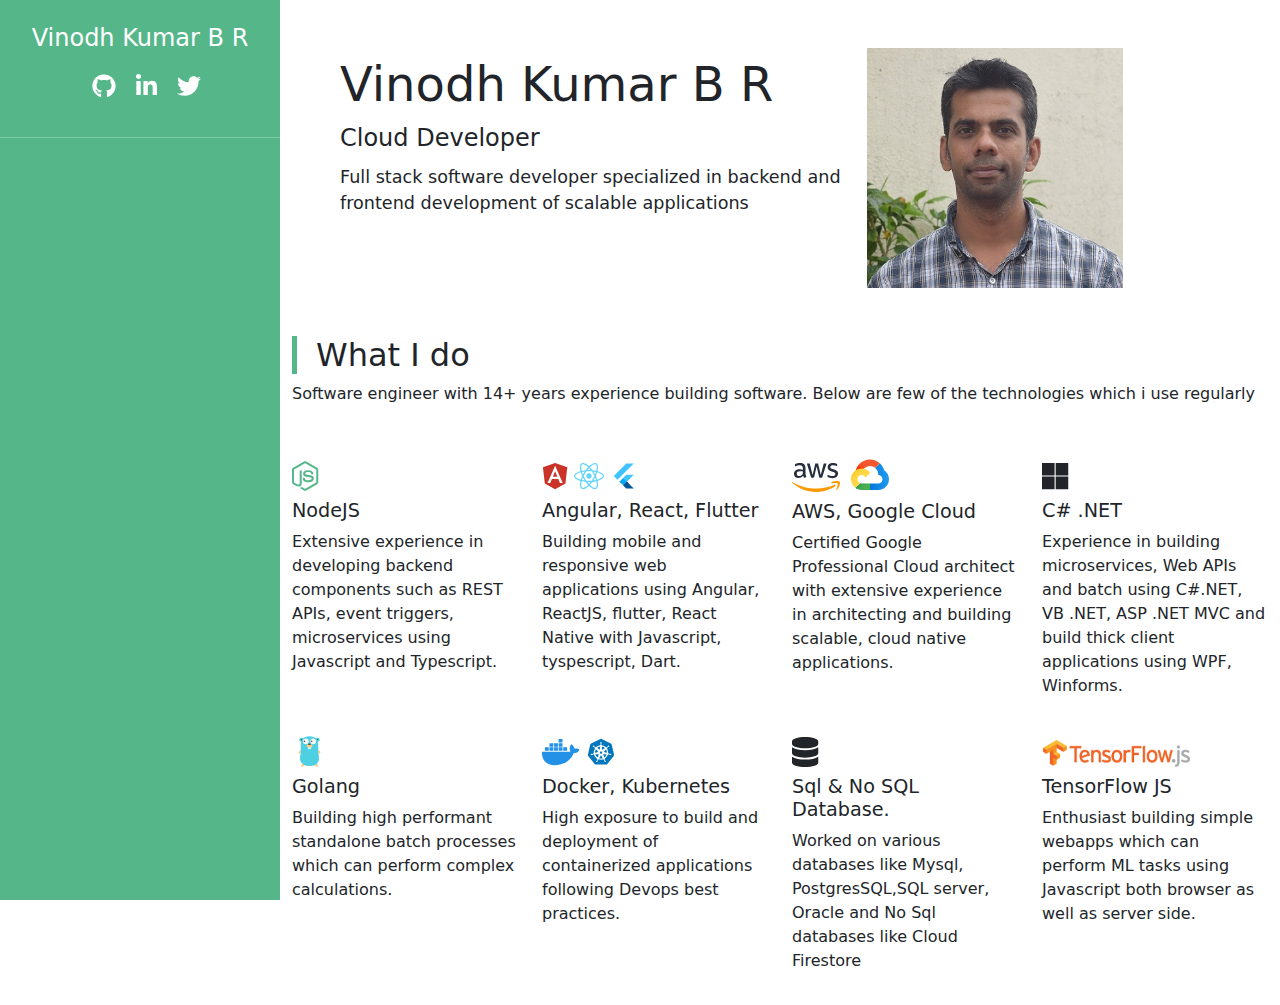
<file: index.html>
<!DOCTYPE html><html><head><meta charSet="utf-8"/><meta http-equiv="x-ua-compatible" content="ie=edge"/><meta name="viewport" content="width=device-width, initial-scale=1, shrink-to-fit=no"/><style data-href="/styles.debdf10d508b58f314ca.css" data-identity="gatsby-global-css">@charset "UTF-8";@import url(https://fonts.googleapis.com/css2?family=Open+Sans:wght@300;400&display=swap);body{min-height:100vh;overflow-x:hidden}.header{background:#54b689;color:#fff;height:100vh;left:0;overflow-y:auto;position:fixed;scrollbar-color:rgba(0,0,0,.2) #54b689;scrollbar-width:60px;text-align:center!important;top:0;width:280px}.header::-webkit-scrollbar{background-color:#54b689;width:6px!important}.header .user-name{color:#fff;font-size:1.5rem;margin-top:1em}@media (max-width:991px){.header{height:auto;position:static;width:inherit}.header .user-name{left:0;margin-top:0;position:absolute;top:1rem;width:100%}}.align-center-cust{align-content:center;display:flex;justify-content:center;text-align:center;width:100%}.navbar-brand{color:#fff!important;margin-right:100rem}.align-top{align-content:center;display:flex;justify-content:center;position:absolute;top:1em;width:100%}.social-list-item{display:inline-block;font-size:1.5em;padding-right:20px}.social-list-item a{color:#fff;transition:all .4s ease-in-out}.hello-world{border:10px solid red}.child-placeholder{margin-left:280px}@media (max-width:991px){.child-placeholder{margin-left:2px}}/*!
 * Bootstrap v5.1.3 (https://getbootstrap.com/)
 * Copyright 2011-2021 The Bootstrap Authors
 * Copyright 2011-2021 Twitter, Inc.
 * Licensed under MIT (https://github.com/twbs/bootstrap/blob/main/LICENSE)
 */:root{--bs-blue:#0d6efd;--bs-indigo:#6610f2;--bs-purple:#6f42c1;--bs-pink:#d63384;--bs-red:#dc3545;--bs-orange:#fd7e14;--bs-yellow:#ffc107;--bs-green:#198754;--bs-teal:#20c997;--bs-cyan:#0dcaf0;--bs-white:#fff;--bs-gray:#6c757d;--bs-gray-dark:#343a40;--bs-gray-100:#f8f9fa;--bs-gray-200:#e9ecef;--bs-gray-300:#dee2e6;--bs-gray-400:#ced4da;--bs-gray-500:#adb5bd;--bs-gray-600:#6c757d;--bs-gray-700:#495057;--bs-gray-800:#343a40;--bs-gray-900:#212529;--bs-primary:#0d6efd;--bs-secondary:#6c757d;--bs-success:#198754;--bs-info:#0dcaf0;--bs-warning:#ffc107;--bs-danger:#dc3545;--bs-light:#f8f9fa;--bs-dark:#212529;--bs-primary-rgb:13,110,253;--bs-secondary-rgb:108,117,125;--bs-success-rgb:25,135,84;--bs-info-rgb:13,202,240;--bs-warning-rgb:255,193,7;--bs-danger-rgb:220,53,69;--bs-light-rgb:248,249,250;--bs-dark-rgb:33,37,41;--bs-white-rgb:255,255,255;--bs-black-rgb:0,0,0;--bs-body-color-rgb:33,37,41;--bs-body-bg-rgb:255,255,255;--bs-font-sans-serif:system-ui,-apple-system,"Segoe UI",Roboto,"Helvetica Neue",Arial,"Noto Sans","Liberation Sans",sans-serif,"Apple Color Emoji","Segoe UI Emoji","Segoe UI Symbol","Noto Color Emoji";--bs-font-monospace:SFMono-Regular,Menlo,Monaco,Consolas,"Liberation Mono","Courier New",monospace;--bs-gradient:linear-gradient(180deg,hsla(0,0%,100%,.15),hsla(0,0%,100%,0));--bs-body-font-family:var(--bs-font-sans-serif);--bs-body-font-size:1rem;--bs-body-font-weight:400;--bs-body-line-height:1.5;--bs-body-color:#212529;--bs-body-bg:#fff}*,:after,:before{box-sizing:border-box}@media (prefers-reduced-motion:no-preference){:root{scroll-behavior:smooth}}body{-webkit-text-size-adjust:100%;-webkit-tap-highlight-color:transparent;background-color:var(--bs-body-bg);color:var(--bs-body-color);font-family:var(--bs-body-font-family);font-size:var(--bs-body-font-size);font-weight:var(--bs-body-font-weight);line-height:var(--bs-body-line-height);margin:0;text-align:var(--bs-body-text-align)}hr{background-color:currentColor;border:0;color:inherit;margin:1rem 0;opacity:.25}hr:not([size]){height:1px}.h1,.h2,.h3,.h4,.h5,.h6,h1,h2,h3,h4,h5,h6{font-weight:500;line-height:1.2;margin-bottom:.5rem;margin-top:0}.h1,h1{font-size:calc(1.375rem + 1.5vw)}@media (min-width:1200px){.h1,h1{font-size:2.5rem}}.h2,h2{font-size:calc(1.325rem + .9vw)}@media (min-width:1200px){.h2,h2{font-size:2rem}}.h3,h3{font-size:calc(1.3rem + .6vw)}@media (min-width:1200px){.h3,h3{font-size:1.75rem}}.h4,h4{font-size:calc(1.275rem + .3vw)}@media (min-width:1200px){.h4,h4{font-size:1.5rem}}.h5,h5{font-size:1.25rem}.h6,h6{font-size:1rem}p{margin-bottom:1rem;margin-top:0}abbr[data-bs-original-title],abbr[title]{cursor:help;-webkit-text-decoration:underline dotted;text-decoration:underline dotted;-webkit-text-decoration-skip-ink:none;text-decoration-skip-ink:none}address{font-style:normal;line-height:inherit;margin-bottom:1rem}ol,ul{padding-left:2rem}dl,ol,ul{margin-bottom:1rem;margin-top:0}ol ol,ol ul,ul ol,ul ul{margin-bottom:0}dt{font-weight:700}dd{margin-bottom:.5rem;margin-left:0}blockquote{margin:0 0 1rem}b,strong{font-weight:bolder}.small,small{font-size:.875em}.mark,mark{background-color:#fcf8e3;padding:.2em}sub,sup{font-size:.75em;line-height:0;position:relative;vertical-align:baseline}sub{bottom:-.25em}sup{top:-.5em}a{color:#0d6efd;text-decoration:underline}a:hover{color:#0a58ca}a:not([href]):not([class]),a:not([href]):not([class]):hover{color:inherit;text-decoration:none}code,kbd,pre,samp{direction:ltr;font-family:var(--bs-font-monospace);font-size:1em;unicode-bidi:bidi-override}pre{display:block;font-size:.875em;margin-bottom:1rem;margin-top:0;overflow:auto}pre code{color:inherit;font-size:inherit;word-break:normal}code{word-wrap:break-word;color:#d63384;font-size:.875em}a>code{color:inherit}kbd{background-color:#212529;border-radius:.2rem;color:#fff;font-size:.875em;padding:.2rem .4rem}kbd kbd{font-size:1em;font-weight:700;padding:0}figure{margin:0 0 1rem}img,svg{vertical-align:middle}table{border-collapse:collapse;caption-side:bottom}caption{color:#6c757d;padding-bottom:.5rem;padding-top:.5rem;text-align:left}th{text-align:inherit;text-align:-webkit-match-parent}tbody,td,tfoot,th,thead,tr{border:0 solid;border-color:inherit}label{display:inline-block}button{border-radius:0}button:focus:not(:focus-visible){outline:0}button,input,optgroup,select,textarea{font-family:inherit;font-size:inherit;line-height:inherit;margin:0}button,select{text-transform:none}[role=button]{cursor:pointer}select{word-wrap:normal}select:disabled{opacity:1}[list]::-webkit-calendar-picker-indicator{display:none}[type=button],[type=reset],[type=submit],button{-webkit-appearance:button}[type=button]:not(:disabled),[type=reset]:not(:disabled),[type=submit]:not(:disabled),button:not(:disabled){cursor:pointer}::-moz-focus-inner{border-style:none;padding:0}textarea{resize:vertical}fieldset{border:0;margin:0;min-width:0;padding:0}legend{float:left;font-size:calc(1.275rem + .3vw);line-height:inherit;margin-bottom:.5rem;padding:0;width:100%}@media (min-width:1200px){legend{font-size:1.5rem}}legend+*{clear:left}::-webkit-datetime-edit-day-field,::-webkit-datetime-edit-fields-wrapper,::-webkit-datetime-edit-hour-field,::-webkit-datetime-edit-minute,::-webkit-datetime-edit-month-field,::-webkit-datetime-edit-text,::-webkit-datetime-edit-year-field{padding:0}::-webkit-inner-spin-button{height:auto}[type=search]{-webkit-appearance:textfield;outline-offset:-2px}::-webkit-search-decoration{-webkit-appearance:none}::-webkit-color-swatch-wrapper{padding:0}::file-selector-button{font:inherit}::-webkit-file-upload-button{-webkit-appearance:button;font:inherit}output{display:inline-block}iframe{border:0}summary{cursor:pointer;display:list-item}progress{vertical-align:baseline}[hidden]{display:none!important}.lead{font-size:1.25rem;font-weight:300}.display-1{font-size:calc(1.625rem + 4.5vw);font-weight:300;line-height:1.2}@media (min-width:1200px){.display-1{font-size:5rem}}.display-2{font-size:calc(1.575rem + 3.9vw);font-weight:300;line-height:1.2}@media (min-width:1200px){.display-2{font-size:4.5rem}}.display-3{font-size:calc(1.525rem + 3.3vw);font-weight:300;line-height:1.2}@media (min-width:1200px){.display-3{font-size:4rem}}.display-4{font-size:calc(1.475rem + 2.7vw);font-weight:300;line-height:1.2}@media (min-width:1200px){.display-4{font-size:3.5rem}}.display-5{font-size:calc(1.425rem + 2.1vw);font-weight:300;line-height:1.2}@media (min-width:1200px){.display-5{font-size:3rem}}.display-6{font-size:calc(1.375rem + 1.5vw);font-weight:300;line-height:1.2}@media (min-width:1200px){.display-6{font-size:2.5rem}}.list-inline,.list-unstyled{list-style:none;padding-left:0}.list-inline-item{display:inline-block}.list-inline-item:not(:last-child){margin-right:.5rem}.initialism{font-size:.875em;text-transform:uppercase}.blockquote{font-size:1.25rem;margin-bottom:1rem}.blockquote>:last-child{margin-bottom:0}.blockquote-footer{color:#6c757d;font-size:.875em;margin-bottom:1rem;margin-top:-1rem}.blockquote-footer:before{content:"— "}.img-fluid,.img-thumbnail{height:auto;max-width:100%}.img-thumbnail{background-color:#fff;border:1px solid #dee2e6;border-radius:.25rem;padding:.25rem}.figure{display:inline-block}.figure-img{line-height:1;margin-bottom:.5rem}.figure-caption{color:#6c757d;font-size:.875em}.container,.container-fluid,.container-lg,.container-md,.container-sm,.container-xl,.container-xxl{margin-left:auto;margin-right:auto;padding-left:var(--bs-gutter-x,.75rem);padding-right:var(--bs-gutter-x,.75rem);width:100%}@media (min-width:576px){.container,.container-sm{max-width:540px}}@media (min-width:768px){.container,.container-md,.container-sm{max-width:720px}}@media (min-width:992px){.container,.container-lg,.container-md,.container-sm{max-width:960px}}@media (min-width:1200px){.container,.container-lg,.container-md,.container-sm,.container-xl{max-width:1140px}}@media (min-width:1400px){.container,.container-lg,.container-md,.container-sm,.container-xl,.container-xxl{max-width:1320px}}.row{--bs-gutter-x:1.5rem;--bs-gutter-y:0;display:flex;flex-wrap:wrap;margin-left:calc(var(--bs-gutter-x)*-.5);margin-right:calc(var(--bs-gutter-x)*-.5);margin-top:calc(var(--bs-gutter-y)*-1)}.row>*{flex-shrink:0;margin-top:var(--bs-gutter-y);max-width:100%;padding-left:calc(var(--bs-gutter-x)*.5);padding-right:calc(var(--bs-gutter-x)*.5);width:100%}.col{flex:1 0}.row-cols-auto>*{flex:0 0 auto;width:auto}.row-cols-1>*{flex:0 0 auto;width:100%}.row-cols-2>*{flex:0 0 auto;width:50%}.row-cols-3>*{flex:0 0 auto;width:33.3333333333%}.row-cols-4>*{flex:0 0 auto;width:25%}.row-cols-5>*{flex:0 0 auto;width:20%}.row-cols-6>*{flex:0 0 auto;width:16.6666666667%}.col-auto{flex:0 0 auto;width:auto}.col-1{flex:0 0 auto;width:8.33333333%}.col-2{flex:0 0 auto;width:16.66666667%}.col-3{flex:0 0 auto;width:25%}.col-4{flex:0 0 auto;width:33.33333333%}.col-5{flex:0 0 auto;width:41.66666667%}.col-6{flex:0 0 auto;width:50%}.col-7{flex:0 0 auto;width:58.33333333%}.col-8{flex:0 0 auto;width:66.66666667%}.col-9{flex:0 0 auto;width:75%}.col-10{flex:0 0 auto;width:83.33333333%}.col-11{flex:0 0 auto;width:91.66666667%}.col-12{flex:0 0 auto;width:100%}.offset-1{margin-left:8.33333333%}.offset-2{margin-left:16.66666667%}.offset-3{margin-left:25%}.offset-4{margin-left:33.33333333%}.offset-5{margin-left:41.66666667%}.offset-6{margin-left:50%}.offset-7{margin-left:58.33333333%}.offset-8{margin-left:66.66666667%}.offset-9{margin-left:75%}.offset-10{margin-left:83.33333333%}.offset-11{margin-left:91.66666667%}.g-0,.gx-0{--bs-gutter-x:0}.g-0,.gy-0{--bs-gutter-y:0}.g-1,.gx-1{--bs-gutter-x:0.25rem}.g-1,.gy-1{--bs-gutter-y:0.25rem}.g-2,.gx-2{--bs-gutter-x:0.5rem}.g-2,.gy-2{--bs-gutter-y:0.5rem}.g-3,.gx-3{--bs-gutter-x:1rem}.g-3,.gy-3{--bs-gutter-y:1rem}.g-4,.gx-4{--bs-gutter-x:1.5rem}.g-4,.gy-4{--bs-gutter-y:1.5rem}.g-5,.gx-5{--bs-gutter-x:3rem}.g-5,.gy-5{--bs-gutter-y:3rem}@media (min-width:576px){.col-sm{flex:1 0}.row-cols-sm-auto>*{flex:0 0 auto;width:auto}.row-cols-sm-1>*{flex:0 0 auto;width:100%}.row-cols-sm-2>*{flex:0 0 auto;width:50%}.row-cols-sm-3>*{flex:0 0 auto;width:33.3333333333%}.row-cols-sm-4>*{flex:0 0 auto;width:25%}.row-cols-sm-5>*{flex:0 0 auto;width:20%}.row-cols-sm-6>*{flex:0 0 auto;width:16.6666666667%}.col-sm-auto{flex:0 0 auto;width:auto}.col-sm-1{flex:0 0 auto;width:8.33333333%}.col-sm-2{flex:0 0 auto;width:16.66666667%}.col-sm-3{flex:0 0 auto;width:25%}.col-sm-4{flex:0 0 auto;width:33.33333333%}.col-sm-5{flex:0 0 auto;width:41.66666667%}.col-sm-6{flex:0 0 auto;width:50%}.col-sm-7{flex:0 0 auto;width:58.33333333%}.col-sm-8{flex:0 0 auto;width:66.66666667%}.col-sm-9{flex:0 0 auto;width:75%}.col-sm-10{flex:0 0 auto;width:83.33333333%}.col-sm-11{flex:0 0 auto;width:91.66666667%}.col-sm-12{flex:0 0 auto;width:100%}.offset-sm-0{margin-left:0}.offset-sm-1{margin-left:8.33333333%}.offset-sm-2{margin-left:16.66666667%}.offset-sm-3{margin-left:25%}.offset-sm-4{margin-left:33.33333333%}.offset-sm-5{margin-left:41.66666667%}.offset-sm-6{margin-left:50%}.offset-sm-7{margin-left:58.33333333%}.offset-sm-8{margin-left:66.66666667%}.offset-sm-9{margin-left:75%}.offset-sm-10{margin-left:83.33333333%}.offset-sm-11{margin-left:91.66666667%}.g-sm-0,.gx-sm-0{--bs-gutter-x:0}.g-sm-0,.gy-sm-0{--bs-gutter-y:0}.g-sm-1,.gx-sm-1{--bs-gutter-x:0.25rem}.g-sm-1,.gy-sm-1{--bs-gutter-y:0.25rem}.g-sm-2,.gx-sm-2{--bs-gutter-x:0.5rem}.g-sm-2,.gy-sm-2{--bs-gutter-y:0.5rem}.g-sm-3,.gx-sm-3{--bs-gutter-x:1rem}.g-sm-3,.gy-sm-3{--bs-gutter-y:1rem}.g-sm-4,.gx-sm-4{--bs-gutter-x:1.5rem}.g-sm-4,.gy-sm-4{--bs-gutter-y:1.5rem}.g-sm-5,.gx-sm-5{--bs-gutter-x:3rem}.g-sm-5,.gy-sm-5{--bs-gutter-y:3rem}}@media (min-width:768px){.col-md{flex:1 0}.row-cols-md-auto>*{flex:0 0 auto;width:auto}.row-cols-md-1>*{flex:0 0 auto;width:100%}.row-cols-md-2>*{flex:0 0 auto;width:50%}.row-cols-md-3>*{flex:0 0 auto;width:33.3333333333%}.row-cols-md-4>*{flex:0 0 auto;width:25%}.row-cols-md-5>*{flex:0 0 auto;width:20%}.row-cols-md-6>*{flex:0 0 auto;width:16.6666666667%}.col-md-auto{flex:0 0 auto;width:auto}.col-md-1{flex:0 0 auto;width:8.33333333%}.col-md-2{flex:0 0 auto;width:16.66666667%}.col-md-3{flex:0 0 auto;width:25%}.col-md-4{flex:0 0 auto;width:33.33333333%}.col-md-5{flex:0 0 auto;width:41.66666667%}.col-md-6{flex:0 0 auto;width:50%}.col-md-7{flex:0 0 auto;width:58.33333333%}.col-md-8{flex:0 0 auto;width:66.66666667%}.col-md-9{flex:0 0 auto;width:75%}.col-md-10{flex:0 0 auto;width:83.33333333%}.col-md-11{flex:0 0 auto;width:91.66666667%}.col-md-12{flex:0 0 auto;width:100%}.offset-md-0{margin-left:0}.offset-md-1{margin-left:8.33333333%}.offset-md-2{margin-left:16.66666667%}.offset-md-3{margin-left:25%}.offset-md-4{margin-left:33.33333333%}.offset-md-5{margin-left:41.66666667%}.offset-md-6{margin-left:50%}.offset-md-7{margin-left:58.33333333%}.offset-md-8{margin-left:66.66666667%}.offset-md-9{margin-left:75%}.offset-md-10{margin-left:83.33333333%}.offset-md-11{margin-left:91.66666667%}.g-md-0,.gx-md-0{--bs-gutter-x:0}.g-md-0,.gy-md-0{--bs-gutter-y:0}.g-md-1,.gx-md-1{--bs-gutter-x:0.25rem}.g-md-1,.gy-md-1{--bs-gutter-y:0.25rem}.g-md-2,.gx-md-2{--bs-gutter-x:0.5rem}.g-md-2,.gy-md-2{--bs-gutter-y:0.5rem}.g-md-3,.gx-md-3{--bs-gutter-x:1rem}.g-md-3,.gy-md-3{--bs-gutter-y:1rem}.g-md-4,.gx-md-4{--bs-gutter-x:1.5rem}.g-md-4,.gy-md-4{--bs-gutter-y:1.5rem}.g-md-5,.gx-md-5{--bs-gutter-x:3rem}.g-md-5,.gy-md-5{--bs-gutter-y:3rem}}@media (min-width:992px){.col-lg{flex:1 0}.row-cols-lg-auto>*{flex:0 0 auto;width:auto}.row-cols-lg-1>*{flex:0 0 auto;width:100%}.row-cols-lg-2>*{flex:0 0 auto;width:50%}.row-cols-lg-3>*{flex:0 0 auto;width:33.3333333333%}.row-cols-lg-4>*{flex:0 0 auto;width:25%}.row-cols-lg-5>*{flex:0 0 auto;width:20%}.row-cols-lg-6>*{flex:0 0 auto;width:16.6666666667%}.col-lg-auto{flex:0 0 auto;width:auto}.col-lg-1{flex:0 0 auto;width:8.33333333%}.col-lg-2{flex:0 0 auto;width:16.66666667%}.col-lg-3{flex:0 0 auto;width:25%}.col-lg-4{flex:0 0 auto;width:33.33333333%}.col-lg-5{flex:0 0 auto;width:41.66666667%}.col-lg-6{flex:0 0 auto;width:50%}.col-lg-7{flex:0 0 auto;width:58.33333333%}.col-lg-8{flex:0 0 auto;width:66.66666667%}.col-lg-9{flex:0 0 auto;width:75%}.col-lg-10{flex:0 0 auto;width:83.33333333%}.col-lg-11{flex:0 0 auto;width:91.66666667%}.col-lg-12{flex:0 0 auto;width:100%}.offset-lg-0{margin-left:0}.offset-lg-1{margin-left:8.33333333%}.offset-lg-2{margin-left:16.66666667%}.offset-lg-3{margin-left:25%}.offset-lg-4{margin-left:33.33333333%}.offset-lg-5{margin-left:41.66666667%}.offset-lg-6{margin-left:50%}.offset-lg-7{margin-left:58.33333333%}.offset-lg-8{margin-left:66.66666667%}.offset-lg-9{margin-left:75%}.offset-lg-10{margin-left:83.33333333%}.offset-lg-11{margin-left:91.66666667%}.g-lg-0,.gx-lg-0{--bs-gutter-x:0}.g-lg-0,.gy-lg-0{--bs-gutter-y:0}.g-lg-1,.gx-lg-1{--bs-gutter-x:0.25rem}.g-lg-1,.gy-lg-1{--bs-gutter-y:0.25rem}.g-lg-2,.gx-lg-2{--bs-gutter-x:0.5rem}.g-lg-2,.gy-lg-2{--bs-gutter-y:0.5rem}.g-lg-3,.gx-lg-3{--bs-gutter-x:1rem}.g-lg-3,.gy-lg-3{--bs-gutter-y:1rem}.g-lg-4,.gx-lg-4{--bs-gutter-x:1.5rem}.g-lg-4,.gy-lg-4{--bs-gutter-y:1.5rem}.g-lg-5,.gx-lg-5{--bs-gutter-x:3rem}.g-lg-5,.gy-lg-5{--bs-gutter-y:3rem}}@media (min-width:1200px){.col-xl{flex:1 0}.row-cols-xl-auto>*{flex:0 0 auto;width:auto}.row-cols-xl-1>*{flex:0 0 auto;width:100%}.row-cols-xl-2>*{flex:0 0 auto;width:50%}.row-cols-xl-3>*{flex:0 0 auto;width:33.3333333333%}.row-cols-xl-4>*{flex:0 0 auto;width:25%}.row-cols-xl-5>*{flex:0 0 auto;width:20%}.row-cols-xl-6>*{flex:0 0 auto;width:16.6666666667%}.col-xl-auto{flex:0 0 auto;width:auto}.col-xl-1{flex:0 0 auto;width:8.33333333%}.col-xl-2{flex:0 0 auto;width:16.66666667%}.col-xl-3{flex:0 0 auto;width:25%}.col-xl-4{flex:0 0 auto;width:33.33333333%}.col-xl-5{flex:0 0 auto;width:41.66666667%}.col-xl-6{flex:0 0 auto;width:50%}.col-xl-7{flex:0 0 auto;width:58.33333333%}.col-xl-8{flex:0 0 auto;width:66.66666667%}.col-xl-9{flex:0 0 auto;width:75%}.col-xl-10{flex:0 0 auto;width:83.33333333%}.col-xl-11{flex:0 0 auto;width:91.66666667%}.col-xl-12{flex:0 0 auto;width:100%}.offset-xl-0{margin-left:0}.offset-xl-1{margin-left:8.33333333%}.offset-xl-2{margin-left:16.66666667%}.offset-xl-3{margin-left:25%}.offset-xl-4{margin-left:33.33333333%}.offset-xl-5{margin-left:41.66666667%}.offset-xl-6{margin-left:50%}.offset-xl-7{margin-left:58.33333333%}.offset-xl-8{margin-left:66.66666667%}.offset-xl-9{margin-left:75%}.offset-xl-10{margin-left:83.33333333%}.offset-xl-11{margin-left:91.66666667%}.g-xl-0,.gx-xl-0{--bs-gutter-x:0}.g-xl-0,.gy-xl-0{--bs-gutter-y:0}.g-xl-1,.gx-xl-1{--bs-gutter-x:0.25rem}.g-xl-1,.gy-xl-1{--bs-gutter-y:0.25rem}.g-xl-2,.gx-xl-2{--bs-gutter-x:0.5rem}.g-xl-2,.gy-xl-2{--bs-gutter-y:0.5rem}.g-xl-3,.gx-xl-3{--bs-gutter-x:1rem}.g-xl-3,.gy-xl-3{--bs-gutter-y:1rem}.g-xl-4,.gx-xl-4{--bs-gutter-x:1.5rem}.g-xl-4,.gy-xl-4{--bs-gutter-y:1.5rem}.g-xl-5,.gx-xl-5{--bs-gutter-x:3rem}.g-xl-5,.gy-xl-5{--bs-gutter-y:3rem}}@media (min-width:1400px){.col-xxl{flex:1 0}.row-cols-xxl-auto>*{flex:0 0 auto;width:auto}.row-cols-xxl-1>*{flex:0 0 auto;width:100%}.row-cols-xxl-2>*{flex:0 0 auto;width:50%}.row-cols-xxl-3>*{flex:0 0 auto;width:33.3333333333%}.row-cols-xxl-4>*{flex:0 0 auto;width:25%}.row-cols-xxl-5>*{flex:0 0 auto;width:20%}.row-cols-xxl-6>*{flex:0 0 auto;width:16.6666666667%}.col-xxl-auto{flex:0 0 auto;width:auto}.col-xxl-1{flex:0 0 auto;width:8.33333333%}.col-xxl-2{flex:0 0 auto;width:16.66666667%}.col-xxl-3{flex:0 0 auto;width:25%}.col-xxl-4{flex:0 0 auto;width:33.33333333%}.col-xxl-5{flex:0 0 auto;width:41.66666667%}.col-xxl-6{flex:0 0 auto;width:50%}.col-xxl-7{flex:0 0 auto;width:58.33333333%}.col-xxl-8{flex:0 0 auto;width:66.66666667%}.col-xxl-9{flex:0 0 auto;width:75%}.col-xxl-10{flex:0 0 auto;width:83.33333333%}.col-xxl-11{flex:0 0 auto;width:91.66666667%}.col-xxl-12{flex:0 0 auto;width:100%}.offset-xxl-0{margin-left:0}.offset-xxl-1{margin-left:8.33333333%}.offset-xxl-2{margin-left:16.66666667%}.offset-xxl-3{margin-left:25%}.offset-xxl-4{margin-left:33.33333333%}.offset-xxl-5{margin-left:41.66666667%}.offset-xxl-6{margin-left:50%}.offset-xxl-7{margin-left:58.33333333%}.offset-xxl-8{margin-left:66.66666667%}.offset-xxl-9{margin-left:75%}.offset-xxl-10{margin-left:83.33333333%}.offset-xxl-11{margin-left:91.66666667%}.g-xxl-0,.gx-xxl-0{--bs-gutter-x:0}.g-xxl-0,.gy-xxl-0{--bs-gutter-y:0}.g-xxl-1,.gx-xxl-1{--bs-gutter-x:0.25rem}.g-xxl-1,.gy-xxl-1{--bs-gutter-y:0.25rem}.g-xxl-2,.gx-xxl-2{--bs-gutter-x:0.5rem}.g-xxl-2,.gy-xxl-2{--bs-gutter-y:0.5rem}.g-xxl-3,.gx-xxl-3{--bs-gutter-x:1rem}.g-xxl-3,.gy-xxl-3{--bs-gutter-y:1rem}.g-xxl-4,.gx-xxl-4{--bs-gutter-x:1.5rem}.g-xxl-4,.gy-xxl-4{--bs-gutter-y:1.5rem}.g-xxl-5,.gx-xxl-5{--bs-gutter-x:3rem}.g-xxl-5,.gy-xxl-5{--bs-gutter-y:3rem}}.table{--bs-table-bg:transparent;--bs-table-accent-bg:transparent;--bs-table-striped-color:#212529;--bs-table-striped-bg:rgba(0,0,0,.05);--bs-table-active-color:#212529;--bs-table-active-bg:rgba(0,0,0,.1);--bs-table-hover-color:#212529;--bs-table-hover-bg:rgba(0,0,0,.075);border-color:#dee2e6;color:#212529;margin-bottom:1rem;vertical-align:top;width:100%}.table>:not(caption)>*>*{background-color:var(--bs-table-bg);border-bottom-width:1px;box-shadow:inset 0 0 0 9999px var(--bs-table-accent-bg);padding:.5rem}.table>tbody{vertical-align:inherit}.table>thead{vertical-align:bottom}.table>:not(:first-child){border-top:2px solid}.caption-top{caption-side:top}.table-sm>:not(caption)>*>*{padding:.25rem}.table-bordered>:not(caption)>*{border-width:1px 0}.table-bordered>:not(caption)>*>*{border-width:0 1px}.table-borderless>:not(caption)>*>*{border-bottom-width:0}.table-borderless>:not(:first-child){border-top-width:0}.table-striped>tbody>tr:nth-of-type(odd)>*{--bs-table-accent-bg:var(--bs-table-striped-bg);color:var(--bs-table-striped-color)}.table-active{--bs-table-accent-bg:var(--bs-table-active-bg);color:var(--bs-table-active-color)}.table-hover>tbody>tr:hover>*{--bs-table-accent-bg:var(--bs-table-hover-bg);color:var(--bs-table-hover-color)}.table-primary{--bs-table-bg:#cfe2ff;--bs-table-striped-bg:#c5d7f2;--bs-table-striped-color:#000;--bs-table-active-bg:#bacbe6;--bs-table-active-color:#000;--bs-table-hover-bg:#bfd1ec;--bs-table-hover-color:#000;border-color:#bacbe6;color:#000}.table-secondary{--bs-table-bg:#e2e3e5;--bs-table-striped-bg:#d7d8da;--bs-table-striped-color:#000;--bs-table-active-bg:#cbccce;--bs-table-active-color:#000;--bs-table-hover-bg:#d1d2d4;--bs-table-hover-color:#000;border-color:#cbccce;color:#000}.table-success{--bs-table-bg:#d1e7dd;--bs-table-striped-bg:#c7dbd2;--bs-table-striped-color:#000;--bs-table-active-bg:#bcd0c7;--bs-table-active-color:#000;--bs-table-hover-bg:#c1d6cc;--bs-table-hover-color:#000;border-color:#bcd0c7;color:#000}.table-info{--bs-table-bg:#cff4fc;--bs-table-striped-bg:#c5e8ef;--bs-table-striped-color:#000;--bs-table-active-bg:#badce3;--bs-table-active-color:#000;--bs-table-hover-bg:#bfe2e9;--bs-table-hover-color:#000;border-color:#badce3;color:#000}.table-warning{--bs-table-bg:#fff3cd;--bs-table-striped-bg:#f2e7c3;--bs-table-striped-color:#000;--bs-table-active-bg:#e6dbb9;--bs-table-active-color:#000;--bs-table-hover-bg:#ece1be;--bs-table-hover-color:#000;border-color:#e6dbb9;color:#000}.table-danger{--bs-table-bg:#f8d7da;--bs-table-striped-bg:#eccccf;--bs-table-striped-color:#000;--bs-table-active-bg:#dfc2c4;--bs-table-active-color:#000;--bs-table-hover-bg:#e5c7ca;--bs-table-hover-color:#000;border-color:#dfc2c4;color:#000}.table-light{--bs-table-bg:#f8f9fa;--bs-table-striped-bg:#ecedee;--bs-table-striped-color:#000;--bs-table-active-bg:#dfe0e1;--bs-table-active-color:#000;--bs-table-hover-bg:#e5e6e7;--bs-table-hover-color:#000;border-color:#dfe0e1;color:#000}.table-dark{--bs-table-bg:#212529;--bs-table-striped-bg:#2c3034;--bs-table-striped-color:#fff;--bs-table-active-bg:#373b3e;--bs-table-active-color:#fff;--bs-table-hover-bg:#323539;--bs-table-hover-color:#fff;border-color:#373b3e;color:#fff}.table-responsive{-webkit-overflow-scrolling:touch;overflow-x:auto}@media (max-width:575.98px){.table-responsive-sm{-webkit-overflow-scrolling:touch;overflow-x:auto}}@media (max-width:767.98px){.table-responsive-md{-webkit-overflow-scrolling:touch;overflow-x:auto}}@media (max-width:991.98px){.table-responsive-lg{-webkit-overflow-scrolling:touch;overflow-x:auto}}@media (max-width:1199.98px){.table-responsive-xl{-webkit-overflow-scrolling:touch;overflow-x:auto}}@media (max-width:1399.98px){.table-responsive-xxl{-webkit-overflow-scrolling:touch;overflow-x:auto}}.form-label{margin-bottom:.5rem}.col-form-label{font-size:inherit;line-height:1.5;margin-bottom:0;padding-bottom:calc(.375rem + 1px);padding-top:calc(.375rem + 1px)}.col-form-label-lg{font-size:1.25rem;padding-bottom:calc(.5rem + 1px);padding-top:calc(.5rem + 1px)}.col-form-label-sm{font-size:.875rem;padding-bottom:calc(.25rem + 1px);padding-top:calc(.25rem + 1px)}.form-text{color:#6c757d;font-size:.875em;margin-top:.25rem}.form-control{-webkit-appearance:none;appearance:none;background-clip:padding-box;background-color:#fff;border:1px solid #ced4da;border-radius:.25rem;color:#212529;display:block;font-size:1rem;font-weight:400;line-height:1.5;padding:.375rem .75rem;transition:border-color .15s ease-in-out,box-shadow .15s ease-in-out;width:100%}@media (prefers-reduced-motion:reduce){.form-control{transition:none}}.form-control[type=file]{overflow:hidden}.form-control[type=file]:not(:disabled):not([readonly]){cursor:pointer}.form-control:focus{background-color:#fff;border-color:#86b7fe;box-shadow:0 0 0 .25rem rgba(13,110,253,.25);color:#212529;outline:0}.form-control::-webkit-date-and-time-value{height:1.5em}.form-control:-ms-input-placeholder{color:#6c757d;opacity:1}.form-control::placeholder{color:#6c757d;opacity:1}.form-control:disabled,.form-control[readonly]{background-color:#e9ecef;opacity:1}.form-control::file-selector-button{-webkit-margin-end:.75rem;background-color:#e9ecef;border:0 solid;border-color:inherit;border-inline-end-width:1px;border-radius:0;color:#212529;margin:-.375rem -.75rem;margin-inline-end:.75rem;padding:.375rem .75rem;pointer-events:none;transition:color .15s ease-in-out,background-color .15s ease-in-out,border-color .15s ease-in-out,box-shadow .15s ease-in-out}@media (prefers-reduced-motion:reduce){.form-control::-webkit-file-upload-button{-webkit-transition:none;transition:none}.form-control::file-selector-button{transition:none}}.form-control:hover:not(:disabled):not([readonly])::file-selector-button{background-color:#dde0e3}.form-control::-webkit-file-upload-button{-webkit-margin-end:.75rem;background-color:#e9ecef;border:0 solid;border-color:inherit;border-inline-end-width:1px;border-radius:0;color:#212529;margin:-.375rem -.75rem;margin-inline-end:.75rem;padding:.375rem .75rem;pointer-events:none;-webkit-transition:color .15s ease-in-out,background-color .15s ease-in-out,border-color .15s ease-in-out,box-shadow .15s ease-in-out;transition:color .15s ease-in-out,background-color .15s ease-in-out,border-color .15s ease-in-out,box-shadow .15s ease-in-out}@media (prefers-reduced-motion:reduce){.form-control::-webkit-file-upload-button{-webkit-transition:none;transition:none}}.form-control:hover:not(:disabled):not([readonly])::-webkit-file-upload-button{background-color:#dde0e3}.form-control-plaintext{background-color:transparent;border:solid transparent;border-width:1px 0;color:#212529;display:block;line-height:1.5;margin-bottom:0;padding:.375rem 0;width:100%}.form-control-plaintext.form-control-lg,.form-control-plaintext.form-control-sm{padding-left:0;padding-right:0}.form-control-sm{border-radius:.2rem;font-size:.875rem;min-height:calc(1.5em + .5rem + 2px);padding:.25rem .5rem}.form-control-sm::file-selector-button{-webkit-margin-end:.5rem;margin:-.25rem -.5rem;margin-inline-end:.5rem;padding:.25rem .5rem}.form-control-sm::-webkit-file-upload-button{-webkit-margin-end:.5rem;margin:-.25rem -.5rem;margin-inline-end:.5rem;padding:.25rem .5rem}.form-control-lg{border-radius:.3rem;font-size:1.25rem;min-height:calc(1.5em + 1rem + 2px);padding:.5rem 1rem}.form-control-lg::file-selector-button{-webkit-margin-end:1rem;margin:-.5rem -1rem;margin-inline-end:1rem;padding:.5rem 1rem}.form-control-lg::-webkit-file-upload-button{-webkit-margin-end:1rem;margin:-.5rem -1rem;margin-inline-end:1rem;padding:.5rem 1rem}textarea.form-control{min-height:calc(1.5em + .75rem + 2px)}textarea.form-control-sm{min-height:calc(1.5em + .5rem + 2px)}textarea.form-control-lg{min-height:calc(1.5em + 1rem + 2px)}.form-control-color{height:auto;padding:.375rem;width:3rem}.form-control-color:not(:disabled):not([readonly]){cursor:pointer}.form-control-color::-moz-color-swatch{border-radius:.25rem;height:1.5em}.form-control-color::-webkit-color-swatch{border-radius:.25rem;height:1.5em}.form-select{-moz-padding-start:calc(.75rem - 3px);-webkit-appearance:none;appearance:none;background-color:#fff;background-image:url("data:image/svg+xml;charset=utf-8,%3Csvg xmlns='http://www.w3.org/2000/svg' viewBox='0 0 16 16'%3E%3Cpath fill='none' stroke='%23343a40' stroke-linecap='round' stroke-linejoin='round' stroke-width='2' d='m2 5 6 6 6-6'/%3E%3C/svg%3E");background-position:right .75rem center;background-repeat:no-repeat;background-size:16px 12px;border:1px solid #ced4da;border-radius:.25rem;color:#212529;display:block;font-size:1rem;font-weight:400;line-height:1.5;padding:.375rem 2.25rem .375rem .75rem;transition:border-color .15s ease-in-out,box-shadow .15s ease-in-out;width:100%}@media (prefers-reduced-motion:reduce){.form-select{transition:none}}.form-select:focus{border-color:#86b7fe;box-shadow:0 0 0 .25rem rgba(13,110,253,.25);outline:0}.form-select[multiple],.form-select[size]:not([size="1"]){background-image:none;padding-right:.75rem}.form-select:disabled{background-color:#e9ecef}.form-select:-moz-focusring{color:transparent;text-shadow:0 0 0 #212529}.form-select-sm{border-radius:.2rem;font-size:.875rem;padding-bottom:.25rem;padding-left:.5rem;padding-top:.25rem}.form-select-lg{border-radius:.3rem;font-size:1.25rem;padding-bottom:.5rem;padding-left:1rem;padding-top:.5rem}.form-check{display:block;margin-bottom:.125rem;min-height:1.5rem;padding-left:1.5em}.form-check .form-check-input{float:left;margin-left:-1.5em}.form-check-input{-webkit-print-color-adjust:exact;-webkit-appearance:none;appearance:none;background-color:#fff;background-position:50%;background-repeat:no-repeat;background-size:contain;border:1px solid rgba(0,0,0,.25);color-adjust:exact;height:1em;margin-top:.25em;vertical-align:top;width:1em}.form-check-input[type=checkbox]{border-radius:.25em}.form-check-input[type=radio]{border-radius:50%}.form-check-input:active{filter:brightness(90%)}.form-check-input:focus{border-color:#86b7fe;box-shadow:0 0 0 .25rem rgba(13,110,253,.25);outline:0}.form-check-input:checked{background-color:#0d6efd;border-color:#0d6efd}.form-check-input:checked[type=checkbox]{background-image:url("data:image/svg+xml;charset=utf-8,%3Csvg xmlns='http://www.w3.org/2000/svg' viewBox='0 0 20 20'%3E%3Cpath fill='none' stroke='%23fff' stroke-linecap='round' stroke-linejoin='round' stroke-width='3' d='m6 10 3 3 6-6'/%3E%3C/svg%3E")}.form-check-input:checked[type=radio]{background-image:url("data:image/svg+xml;charset=utf-8,%3Csvg xmlns='http://www.w3.org/2000/svg' viewBox='-4 -4 8 8'%3E%3Ccircle r='2' fill='%23fff'/%3E%3C/svg%3E")}.form-check-input[type=checkbox]:indeterminate{background-color:#0d6efd;background-image:url("data:image/svg+xml;charset=utf-8,%3Csvg xmlns='http://www.w3.org/2000/svg' viewBox='0 0 20 20'%3E%3Cpath fill='none' stroke='%23fff' stroke-linecap='round' stroke-linejoin='round' stroke-width='3' d='M6 10h8'/%3E%3C/svg%3E");border-color:#0d6efd}.form-check-input:disabled{filter:none;opacity:.5;pointer-events:none}.form-check-input:disabled~.form-check-label,.form-check-input[disabled]~.form-check-label{opacity:.5}.form-switch{padding-left:2.5em}.form-switch .form-check-input{background-image:url("data:image/svg+xml;charset=utf-8,%3Csvg xmlns='http://www.w3.org/2000/svg' viewBox='-4 -4 8 8'%3E%3Ccircle r='3' fill='rgba(0, 0, 0, 0.25)'/%3E%3C/svg%3E");background-position:0;border-radius:2em;margin-left:-2.5em;transition:background-position .15s ease-in-out;width:2em}@media (prefers-reduced-motion:reduce){.form-switch .form-check-input{transition:none}}.form-switch .form-check-input:focus{background-image:url("data:image/svg+xml;charset=utf-8,%3Csvg xmlns='http://www.w3.org/2000/svg' viewBox='-4 -4 8 8'%3E%3Ccircle r='3' fill='%2386b7fe'/%3E%3C/svg%3E")}.form-switch .form-check-input:checked{background-image:url("data:image/svg+xml;charset=utf-8,%3Csvg xmlns='http://www.w3.org/2000/svg' viewBox='-4 -4 8 8'%3E%3Ccircle r='3' fill='%23fff'/%3E%3C/svg%3E");background-position:100%}.form-check-inline{display:inline-block;margin-right:1rem}.btn-check{clip:rect(0,0,0,0);pointer-events:none;position:absolute}.btn-check:disabled+.btn,.btn-check[disabled]+.btn{filter:none;opacity:.65;pointer-events:none}.form-range{-webkit-appearance:none;appearance:none;background-color:transparent;height:1.5rem;padding:0;width:100%}.form-range:focus{outline:0}.form-range:focus::-webkit-slider-thumb{box-shadow:0 0 0 1px #fff,0 0 0 .25rem rgba(13,110,253,.25)}.form-range:focus::-moz-range-thumb{box-shadow:0 0 0 1px #fff,0 0 0 .25rem rgba(13,110,253,.25)}.form-range::-moz-focus-outer{border:0}.form-range::-webkit-slider-thumb{-webkit-appearance:none;appearance:none;background-color:#0d6efd;border:0;border-radius:1rem;height:1rem;margin-top:-.25rem;-webkit-transition:background-color .15s ease-in-out,border-color .15s ease-in-out,box-shadow .15s ease-in-out;transition:background-color .15s ease-in-out,border-color .15s ease-in-out,box-shadow .15s ease-in-out;width:1rem}@media (prefers-reduced-motion:reduce){.form-range::-webkit-slider-thumb{-webkit-transition:none;transition:none}}.form-range::-webkit-slider-thumb:active{background-color:#b6d4fe}.form-range::-webkit-slider-runnable-track{background-color:#dee2e6;border-color:transparent;border-radius:1rem;color:transparent;cursor:pointer;height:.5rem;width:100%}.form-range::-moz-range-thumb{appearance:none;background-color:#0d6efd;border:0;border-radius:1rem;height:1rem;-moz-transition:background-color .15s ease-in-out,border-color .15s ease-in-out,box-shadow .15s ease-in-out;transition:background-color .15s ease-in-out,border-color .15s ease-in-out,box-shadow .15s ease-in-out;width:1rem}@media (prefers-reduced-motion:reduce){.form-range::-moz-range-thumb{-moz-transition:none;transition:none}}.form-range::-moz-range-thumb:active{background-color:#b6d4fe}.form-range::-moz-range-track{background-color:#dee2e6;border-color:transparent;border-radius:1rem;color:transparent;cursor:pointer;height:.5rem;width:100%}.form-range:disabled{pointer-events:none}.form-range:disabled::-webkit-slider-thumb{background-color:#adb5bd}.form-range:disabled::-moz-range-thumb{background-color:#adb5bd}.form-floating{position:relative}.form-floating>.form-control,.form-floating>.form-select{height:calc(3.5rem + 2px);line-height:1.25}.form-floating>label{border:1px solid transparent;height:100%;left:0;padding:1rem .75rem;pointer-events:none;position:absolute;top:0;transform-origin:0 0;transition:opacity .1s ease-in-out,transform .1s ease-in-out}@media (prefers-reduced-motion:reduce){.form-floating>label{transition:none}}.form-floating>.form-control{padding:1rem .75rem}.form-floating>.form-control:-ms-input-placeholder{color:transparent}.form-floating>.form-control::placeholder{color:transparent}.form-floating>.form-control:not(:-ms-input-placeholder){padding-bottom:.625rem;padding-top:1.625rem}.form-floating>.form-control:focus,.form-floating>.form-control:not(:placeholder-shown){padding-bottom:.625rem;padding-top:1.625rem}.form-floating>.form-control:-webkit-autofill{padding-bottom:.625rem;padding-top:1.625rem}.form-floating>.form-select{padding-bottom:.625rem;padding-top:1.625rem}.form-floating>.form-control:not(:-ms-input-placeholder)~label{opacity:.65;transform:scale(.85) translateY(-.5rem) translateX(.15rem)}.form-floating>.form-control:focus~label,.form-floating>.form-control:not(:placeholder-shown)~label,.form-floating>.form-select~label{opacity:.65;transform:scale(.85) translateY(-.5rem) translateX(.15rem)}.form-floating>.form-control:-webkit-autofill~label{opacity:.65;transform:scale(.85) translateY(-.5rem) translateX(.15rem)}.input-group{align-items:stretch;display:flex;flex-wrap:wrap;position:relative;width:100%}.input-group>.form-control,.input-group>.form-select{flex:1 1 auto;min-width:0;position:relative;width:1%}.input-group>.form-control:focus,.input-group>.form-select:focus{z-index:3}.input-group .btn{position:relative;z-index:2}.input-group .btn:focus{z-index:3}.input-group-text{align-items:center;background-color:#e9ecef;border:1px solid #ced4da;border-radius:.25rem;color:#212529;display:flex;font-size:1rem;font-weight:400;line-height:1.5;padding:.375rem .75rem;text-align:center;white-space:nowrap}.input-group-lg>.btn,.input-group-lg>.form-control,.input-group-lg>.form-select,.input-group-lg>.input-group-text{border-radius:.3rem;font-size:1.25rem;padding:.5rem 1rem}.input-group-sm>.btn,.input-group-sm>.form-control,.input-group-sm>.form-select,.input-group-sm>.input-group-text{border-radius:.2rem;font-size:.875rem;padding:.25rem .5rem}.input-group-lg>.form-select,.input-group-sm>.form-select{padding-right:3rem}.input-group.has-validation>.dropdown-toggle:nth-last-child(n+4),.input-group.has-validation>:nth-last-child(n+3):not(.dropdown-toggle):not(.dropdown-menu),.input-group:not(.has-validation)>.dropdown-toggle:nth-last-child(n+3),.input-group:not(.has-validation)>:not(:last-child):not(.dropdown-toggle):not(.dropdown-menu){border-bottom-right-radius:0;border-top-right-radius:0}.input-group>:not(:first-child):not(.dropdown-menu):not(.valid-tooltip):not(.valid-feedback):not(.invalid-tooltip):not(.invalid-feedback){border-bottom-left-radius:0;border-top-left-radius:0;margin-left:-1px}.valid-feedback{color:#198754;display:none;font-size:.875em;margin-top:.25rem;width:100%}.valid-tooltip{background-color:rgba(25,135,84,.9);border-radius:.25rem;color:#fff;display:none;font-size:.875rem;margin-top:.1rem;max-width:100%;padding:.25rem .5rem;position:absolute;top:100%;z-index:5}.is-valid~.valid-feedback,.is-valid~.valid-tooltip,.was-validated :valid~.valid-feedback,.was-validated :valid~.valid-tooltip{display:block}.form-control.is-valid,.was-validated .form-control:valid{background-image:url("data:image/svg+xml;charset=utf-8,%3Csvg xmlns='http://www.w3.org/2000/svg' viewBox='0 0 8 8'%3E%3Cpath fill='%23198754' d='M2.3 6.73.6 4.53c-.4-1.04.46-1.4 1.1-.8l1.1 1.4 3.4-3.8c.6-.63 1.6-.27 1.2.7l-4 4.6c-.43.5-.8.4-1.1.1z'/%3E%3C/svg%3E");background-position:right calc(.375em + .1875rem) center;background-repeat:no-repeat;background-size:calc(.75em + .375rem) calc(.75em + .375rem);border-color:#198754;padding-right:calc(1.5em + .75rem)}.form-control.is-valid:focus,.was-validated .form-control:valid:focus{border-color:#198754;box-shadow:0 0 0 .25rem rgba(25,135,84,.25)}.was-validated textarea.form-control:valid,textarea.form-control.is-valid{background-position:top calc(.375em + .1875rem) right calc(.375em + .1875rem);padding-right:calc(1.5em + .75rem)}.form-select.is-valid,.was-validated .form-select:valid{border-color:#198754}.form-select.is-valid:not([multiple]):not([size]),.form-select.is-valid:not([multiple])[size="1"],.was-validated .form-select:valid:not([multiple]):not([size]),.was-validated .form-select:valid:not([multiple])[size="1"]{background-image:url("data:image/svg+xml;charset=utf-8,%3Csvg xmlns='http://www.w3.org/2000/svg' viewBox='0 0 16 16'%3E%3Cpath fill='none' stroke='%23343a40' stroke-linecap='round' stroke-linejoin='round' stroke-width='2' d='m2 5 6 6 6-6'/%3E%3C/svg%3E"),url("data:image/svg+xml;charset=utf-8,%3Csvg xmlns='http://www.w3.org/2000/svg' viewBox='0 0 8 8'%3E%3Cpath fill='%23198754' d='M2.3 6.73.6 4.53c-.4-1.04.46-1.4 1.1-.8l1.1 1.4 3.4-3.8c.6-.63 1.6-.27 1.2.7l-4 4.6c-.43.5-.8.4-1.1.1z'/%3E%3C/svg%3E");background-position:right .75rem center,center right 2.25rem;background-size:16px 12px,calc(.75em + .375rem) calc(.75em + .375rem);padding-right:4.125rem}.form-select.is-valid:focus,.was-validated .form-select:valid:focus{border-color:#198754;box-shadow:0 0 0 .25rem rgba(25,135,84,.25)}.form-check-input.is-valid,.was-validated .form-check-input:valid{border-color:#198754}.form-check-input.is-valid:checked,.was-validated .form-check-input:valid:checked{background-color:#198754}.form-check-input.is-valid:focus,.was-validated .form-check-input:valid:focus{box-shadow:0 0 0 .25rem rgba(25,135,84,.25)}.form-check-input.is-valid~.form-check-label,.was-validated .form-check-input:valid~.form-check-label{color:#198754}.form-check-inline .form-check-input~.valid-feedback{margin-left:.5em}.input-group .form-control.is-valid,.input-group .form-select.is-valid,.was-validated .input-group .form-control:valid,.was-validated .input-group .form-select:valid{z-index:1}.input-group .form-control.is-valid:focus,.input-group .form-select.is-valid:focus,.was-validated .input-group .form-control:valid:focus,.was-validated .input-group .form-select:valid:focus{z-index:3}.invalid-feedback{color:#dc3545;display:none;font-size:.875em;margin-top:.25rem;width:100%}.invalid-tooltip{background-color:rgba(220,53,69,.9);border-radius:.25rem;color:#fff;display:none;font-size:.875rem;margin-top:.1rem;max-width:100%;padding:.25rem .5rem;position:absolute;top:100%;z-index:5}.is-invalid~.invalid-feedback,.is-invalid~.invalid-tooltip,.was-validated :invalid~.invalid-feedback,.was-validated :invalid~.invalid-tooltip{display:block}.form-control.is-invalid,.was-validated .form-control:invalid{background-image:url("data:image/svg+xml;charset=utf-8,%3Csvg xmlns='http://www.w3.org/2000/svg' width='12' height='12' fill='none' stroke='%23dc3545' viewBox='0 0 12 12'%3E%3Ccircle cx='6' cy='6' r='4.5'/%3E%3Cpath stroke-linejoin='round' d='M5.8 3.6h.4L6 6.5z'/%3E%3Ccircle cx='6' cy='8.2' r='.6' fill='%23dc3545' stroke='none'/%3E%3C/svg%3E");background-position:right calc(.375em + .1875rem) center;background-repeat:no-repeat;background-size:calc(.75em + .375rem) calc(.75em + .375rem);border-color:#dc3545;padding-right:calc(1.5em + .75rem)}.form-control.is-invalid:focus,.was-validated .form-control:invalid:focus{border-color:#dc3545;box-shadow:0 0 0 .25rem rgba(220,53,69,.25)}.was-validated textarea.form-control:invalid,textarea.form-control.is-invalid{background-position:top calc(.375em + .1875rem) right calc(.375em + .1875rem);padding-right:calc(1.5em + .75rem)}.form-select.is-invalid,.was-validated .form-select:invalid{border-color:#dc3545}.form-select.is-invalid:not([multiple]):not([size]),.form-select.is-invalid:not([multiple])[size="1"],.was-validated .form-select:invalid:not([multiple]):not([size]),.was-validated .form-select:invalid:not([multiple])[size="1"]{background-image:url("data:image/svg+xml;charset=utf-8,%3Csvg xmlns='http://www.w3.org/2000/svg' viewBox='0 0 16 16'%3E%3Cpath fill='none' stroke='%23343a40' stroke-linecap='round' stroke-linejoin='round' stroke-width='2' d='m2 5 6 6 6-6'/%3E%3C/svg%3E"),url("data:image/svg+xml;charset=utf-8,%3Csvg xmlns='http://www.w3.org/2000/svg' width='12' height='12' fill='none' stroke='%23dc3545' viewBox='0 0 12 12'%3E%3Ccircle cx='6' cy='6' r='4.5'/%3E%3Cpath stroke-linejoin='round' d='M5.8 3.6h.4L6 6.5z'/%3E%3Ccircle cx='6' cy='8.2' r='.6' fill='%23dc3545' stroke='none'/%3E%3C/svg%3E");background-position:right .75rem center,center right 2.25rem;background-size:16px 12px,calc(.75em + .375rem) calc(.75em + .375rem);padding-right:4.125rem}.form-select.is-invalid:focus,.was-validated .form-select:invalid:focus{border-color:#dc3545;box-shadow:0 0 0 .25rem rgba(220,53,69,.25)}.form-check-input.is-invalid,.was-validated .form-check-input:invalid{border-color:#dc3545}.form-check-input.is-invalid:checked,.was-validated .form-check-input:invalid:checked{background-color:#dc3545}.form-check-input.is-invalid:focus,.was-validated .form-check-input:invalid:focus{box-shadow:0 0 0 .25rem rgba(220,53,69,.25)}.form-check-input.is-invalid~.form-check-label,.was-validated .form-check-input:invalid~.form-check-label{color:#dc3545}.form-check-inline .form-check-input~.invalid-feedback{margin-left:.5em}.input-group .form-control.is-invalid,.input-group .form-select.is-invalid,.was-validated .input-group .form-control:invalid,.was-validated .input-group .form-select:invalid{z-index:2}.input-group .form-control.is-invalid:focus,.input-group .form-select.is-invalid:focus,.was-validated .input-group .form-control:invalid:focus,.was-validated .input-group .form-select:invalid:focus{z-index:3}.btn{background-color:transparent;border:1px solid transparent;border-radius:.25rem;color:#212529;cursor:pointer;display:inline-block;font-size:1rem;font-weight:400;line-height:1.5;padding:.375rem .75rem;text-align:center;text-decoration:none;transition:color .15s ease-in-out,background-color .15s ease-in-out,border-color .15s ease-in-out,box-shadow .15s ease-in-out;-webkit-user-select:none;-ms-user-select:none;user-select:none;vertical-align:middle}@media (prefers-reduced-motion:reduce){.btn{transition:none}}.btn:hover{color:#212529}.btn-check:focus+.btn,.btn:focus{box-shadow:0 0 0 .25rem rgba(13,110,253,.25);outline:0}.btn.disabled,.btn:disabled,fieldset:disabled .btn{opacity:.65;pointer-events:none}.btn-primary{background-color:#0d6efd;border-color:#0d6efd;color:#fff}.btn-check:focus+.btn-primary,.btn-primary:focus,.btn-primary:hover{background-color:#0b5ed7;border-color:#0a58ca;color:#fff}.btn-check:focus+.btn-primary,.btn-primary:focus{box-shadow:0 0 0 .25rem rgba(49,132,253,.5)}.btn-check:active+.btn-primary,.btn-check:checked+.btn-primary,.btn-primary.active,.btn-primary:active,.show>.btn-primary.dropdown-toggle{background-color:#0a58ca;border-color:#0a53be;color:#fff}.btn-check:active+.btn-primary:focus,.btn-check:checked+.btn-primary:focus,.btn-primary.active:focus,.btn-primary:active:focus,.show>.btn-primary.dropdown-toggle:focus{box-shadow:0 0 0 .25rem rgba(49,132,253,.5)}.btn-primary.disabled,.btn-primary:disabled{background-color:#0d6efd;border-color:#0d6efd;color:#fff}.btn-secondary{background-color:#6c757d;border-color:#6c757d;color:#fff}.btn-check:focus+.btn-secondary,.btn-secondary:focus,.btn-secondary:hover{background-color:#5c636a;border-color:#565e64;color:#fff}.btn-check:focus+.btn-secondary,.btn-secondary:focus{box-shadow:0 0 0 .25rem hsla(208,6%,54%,.5)}.btn-check:active+.btn-secondary,.btn-check:checked+.btn-secondary,.btn-secondary.active,.btn-secondary:active,.show>.btn-secondary.dropdown-toggle{background-color:#565e64;border-color:#51585e;color:#fff}.btn-check:active+.btn-secondary:focus,.btn-check:checked+.btn-secondary:focus,.btn-secondary.active:focus,.btn-secondary:active:focus,.show>.btn-secondary.dropdown-toggle:focus{box-shadow:0 0 0 .25rem hsla(208,6%,54%,.5)}.btn-secondary.disabled,.btn-secondary:disabled{background-color:#6c757d;border-color:#6c757d;color:#fff}.btn-success{background-color:#198754;border-color:#198754;color:#fff}.btn-check:focus+.btn-success,.btn-success:focus,.btn-success:hover{background-color:#157347;border-color:#146c43;color:#fff}.btn-check:focus+.btn-success,.btn-success:focus{box-shadow:0 0 0 .25rem rgba(60,153,110,.5)}.btn-check:active+.btn-success,.btn-check:checked+.btn-success,.btn-success.active,.btn-success:active,.show>.btn-success.dropdown-toggle{background-color:#146c43;border-color:#13653f;color:#fff}.btn-check:active+.btn-success:focus,.btn-check:checked+.btn-success:focus,.btn-success.active:focus,.btn-success:active:focus,.show>.btn-success.dropdown-toggle:focus{box-shadow:0 0 0 .25rem rgba(60,153,110,.5)}.btn-success.disabled,.btn-success:disabled{background-color:#198754;border-color:#198754;color:#fff}.btn-info{background-color:#0dcaf0;border-color:#0dcaf0;color:#000}.btn-check:focus+.btn-info,.btn-info:focus,.btn-info:hover{background-color:#31d2f2;border-color:#25cff2;color:#000}.btn-check:focus+.btn-info,.btn-info:focus{box-shadow:0 0 0 .25rem rgba(11,172,204,.5)}.btn-check:active+.btn-info,.btn-check:checked+.btn-info,.btn-info.active,.btn-info:active,.show>.btn-info.dropdown-toggle{background-color:#3dd5f3;border-color:#25cff2;color:#000}.btn-check:active+.btn-info:focus,.btn-check:checked+.btn-info:focus,.btn-info.active:focus,.btn-info:active:focus,.show>.btn-info.dropdown-toggle:focus{box-shadow:0 0 0 .25rem rgba(11,172,204,.5)}.btn-info.disabled,.btn-info:disabled{background-color:#0dcaf0;border-color:#0dcaf0;color:#000}.btn-warning{background-color:#ffc107;border-color:#ffc107;color:#000}.btn-check:focus+.btn-warning,.btn-warning:focus,.btn-warning:hover{background-color:#ffca2c;border-color:#ffc720;color:#000}.btn-check:focus+.btn-warning,.btn-warning:focus{box-shadow:0 0 0 .25rem rgba(217,164,6,.5)}.btn-check:active+.btn-warning,.btn-check:checked+.btn-warning,.btn-warning.active,.btn-warning:active,.show>.btn-warning.dropdown-toggle{background-color:#ffcd39;border-color:#ffc720;color:#000}.btn-check:active+.btn-warning:focus,.btn-check:checked+.btn-warning:focus,.btn-warning.active:focus,.btn-warning:active:focus,.show>.btn-warning.dropdown-toggle:focus{box-shadow:0 0 0 .25rem rgba(217,164,6,.5)}.btn-warning.disabled,.btn-warning:disabled{background-color:#ffc107;border-color:#ffc107;color:#000}.btn-danger{background-color:#dc3545;border-color:#dc3545;color:#fff}.btn-check:focus+.btn-danger,.btn-danger:focus,.btn-danger:hover{background-color:#bb2d3b;border-color:#b02a37;color:#fff}.btn-check:focus+.btn-danger,.btn-danger:focus{box-shadow:0 0 0 .25rem rgba(225,83,97,.5)}.btn-check:active+.btn-danger,.btn-check:checked+.btn-danger,.btn-danger.active,.btn-danger:active,.show>.btn-danger.dropdown-toggle{background-color:#b02a37;border-color:#a52834;color:#fff}.btn-check:active+.btn-danger:focus,.btn-check:checked+.btn-danger:focus,.btn-danger.active:focus,.btn-danger:active:focus,.show>.btn-danger.dropdown-toggle:focus{box-shadow:0 0 0 .25rem rgba(225,83,97,.5)}.btn-danger.disabled,.btn-danger:disabled{background-color:#dc3545;border-color:#dc3545;color:#fff}.btn-light{background-color:#f8f9fa;border-color:#f8f9fa;color:#000}.btn-check:focus+.btn-light,.btn-light:focus,.btn-light:hover{background-color:#f9fafb;border-color:#f9fafb;color:#000}.btn-check:focus+.btn-light,.btn-light:focus{box-shadow:0 0 0 .25rem hsla(210,2%,83%,.5)}.btn-check:active+.btn-light,.btn-check:checked+.btn-light,.btn-light.active,.btn-light:active,.show>.btn-light.dropdown-toggle{background-color:#f9fafb;border-color:#f9fafb;color:#000}.btn-check:active+.btn-light:focus,.btn-check:checked+.btn-light:focus,.btn-light.active:focus,.btn-light:active:focus,.show>.btn-light.dropdown-toggle:focus{box-shadow:0 0 0 .25rem hsla(210,2%,83%,.5)}.btn-light.disabled,.btn-light:disabled{background-color:#f8f9fa;border-color:#f8f9fa;color:#000}.btn-dark{background-color:#212529;border-color:#212529;color:#fff}.btn-check:focus+.btn-dark,.btn-dark:focus,.btn-dark:hover{background-color:#1c1f23;border-color:#1a1e21;color:#fff}.btn-check:focus+.btn-dark,.btn-dark:focus{box-shadow:0 0 0 .25rem rgba(66,70,73,.5)}.btn-check:active+.btn-dark,.btn-check:checked+.btn-dark,.btn-dark.active,.btn-dark:active,.show>.btn-dark.dropdown-toggle{background-color:#1a1e21;border-color:#191c1f;color:#fff}.btn-check:active+.btn-dark:focus,.btn-check:checked+.btn-dark:focus,.btn-dark.active:focus,.btn-dark:active:focus,.show>.btn-dark.dropdown-toggle:focus{box-shadow:0 0 0 .25rem rgba(66,70,73,.5)}.btn-dark.disabled,.btn-dark:disabled{background-color:#212529;border-color:#212529;color:#fff}.btn-outline-primary{border-color:#0d6efd;color:#0d6efd}.btn-outline-primary:hover{background-color:#0d6efd;border-color:#0d6efd;color:#fff}.btn-check:focus+.btn-outline-primary,.btn-outline-primary:focus{box-shadow:0 0 0 .25rem rgba(13,110,253,.5)}.btn-check:active+.btn-outline-primary,.btn-check:checked+.btn-outline-primary,.btn-outline-primary.active,.btn-outline-primary.dropdown-toggle.show,.btn-outline-primary:active{background-color:#0d6efd;border-color:#0d6efd;color:#fff}.btn-check:active+.btn-outline-primary:focus,.btn-check:checked+.btn-outline-primary:focus,.btn-outline-primary.active:focus,.btn-outline-primary.dropdown-toggle.show:focus,.btn-outline-primary:active:focus{box-shadow:0 0 0 .25rem rgba(13,110,253,.5)}.btn-outline-primary.disabled,.btn-outline-primary:disabled{background-color:transparent;color:#0d6efd}.btn-outline-secondary{border-color:#6c757d;color:#6c757d}.btn-outline-secondary:hover{background-color:#6c757d;border-color:#6c757d;color:#fff}.btn-check:focus+.btn-outline-secondary,.btn-outline-secondary:focus{box-shadow:0 0 0 .25rem hsla(208,7%,46%,.5)}.btn-check:active+.btn-outline-secondary,.btn-check:checked+.btn-outline-secondary,.btn-outline-secondary.active,.btn-outline-secondary.dropdown-toggle.show,.btn-outline-secondary:active{background-color:#6c757d;border-color:#6c757d;color:#fff}.btn-check:active+.btn-outline-secondary:focus,.btn-check:checked+.btn-outline-secondary:focus,.btn-outline-secondary.active:focus,.btn-outline-secondary.dropdown-toggle.show:focus,.btn-outline-secondary:active:focus{box-shadow:0 0 0 .25rem hsla(208,7%,46%,.5)}.btn-outline-secondary.disabled,.btn-outline-secondary:disabled{background-color:transparent;color:#6c757d}.btn-outline-success{border-color:#198754;color:#198754}.btn-outline-success:hover{background-color:#198754;border-color:#198754;color:#fff}.btn-check:focus+.btn-outline-success,.btn-outline-success:focus{box-shadow:0 0 0 .25rem rgba(25,135,84,.5)}.btn-check:active+.btn-outline-success,.btn-check:checked+.btn-outline-success,.btn-outline-success.active,.btn-outline-success.dropdown-toggle.show,.btn-outline-success:active{background-color:#198754;border-color:#198754;color:#fff}.btn-check:active+.btn-outline-success:focus,.btn-check:checked+.btn-outline-success:focus,.btn-outline-success.active:focus,.btn-outline-success.dropdown-toggle.show:focus,.btn-outline-success:active:focus{box-shadow:0 0 0 .25rem rgba(25,135,84,.5)}.btn-outline-success.disabled,.btn-outline-success:disabled{background-color:transparent;color:#198754}.btn-outline-info{border-color:#0dcaf0;color:#0dcaf0}.btn-outline-info:hover{background-color:#0dcaf0;border-color:#0dcaf0;color:#000}.btn-check:focus+.btn-outline-info,.btn-outline-info:focus{box-shadow:0 0 0 .25rem rgba(13,202,240,.5)}.btn-check:active+.btn-outline-info,.btn-check:checked+.btn-outline-info,.btn-outline-info.active,.btn-outline-info.dropdown-toggle.show,.btn-outline-info:active{background-color:#0dcaf0;border-color:#0dcaf0;color:#000}.btn-check:active+.btn-outline-info:focus,.btn-check:checked+.btn-outline-info:focus,.btn-outline-info.active:focus,.btn-outline-info.dropdown-toggle.show:focus,.btn-outline-info:active:focus{box-shadow:0 0 0 .25rem rgba(13,202,240,.5)}.btn-outline-info.disabled,.btn-outline-info:disabled{background-color:transparent;color:#0dcaf0}.btn-outline-warning{border-color:#ffc107;color:#ffc107}.btn-outline-warning:hover{background-color:#ffc107;border-color:#ffc107;color:#000}.btn-check:focus+.btn-outline-warning,.btn-outline-warning:focus{box-shadow:0 0 0 .25rem rgba(255,193,7,.5)}.btn-check:active+.btn-outline-warning,.btn-check:checked+.btn-outline-warning,.btn-outline-warning.active,.btn-outline-warning.dropdown-toggle.show,.btn-outline-warning:active{background-color:#ffc107;border-color:#ffc107;color:#000}.btn-check:active+.btn-outline-warning:focus,.btn-check:checked+.btn-outline-warning:focus,.btn-outline-warning.active:focus,.btn-outline-warning.dropdown-toggle.show:focus,.btn-outline-warning:active:focus{box-shadow:0 0 0 .25rem rgba(255,193,7,.5)}.btn-outline-warning.disabled,.btn-outline-warning:disabled{background-color:transparent;color:#ffc107}.btn-outline-danger{border-color:#dc3545;color:#dc3545}.btn-outline-danger:hover{background-color:#dc3545;border-color:#dc3545;color:#fff}.btn-check:focus+.btn-outline-danger,.btn-outline-danger:focus{box-shadow:0 0 0 .25rem rgba(220,53,69,.5)}.btn-check:active+.btn-outline-danger,.btn-check:checked+.btn-outline-danger,.btn-outline-danger.active,.btn-outline-danger.dropdown-toggle.show,.btn-outline-danger:active{background-color:#dc3545;border-color:#dc3545;color:#fff}.btn-check:active+.btn-outline-danger:focus,.btn-check:checked+.btn-outline-danger:focus,.btn-outline-danger.active:focus,.btn-outline-danger.dropdown-toggle.show:focus,.btn-outline-danger:active:focus{box-shadow:0 0 0 .25rem rgba(220,53,69,.5)}.btn-outline-danger.disabled,.btn-outline-danger:disabled{background-color:transparent;color:#dc3545}.btn-outline-light{border-color:#f8f9fa;color:#f8f9fa}.btn-outline-light:hover{background-color:#f8f9fa;border-color:#f8f9fa;color:#000}.btn-check:focus+.btn-outline-light,.btn-outline-light:focus{box-shadow:0 0 0 .25rem rgba(248,249,250,.5)}.btn-check:active+.btn-outline-light,.btn-check:checked+.btn-outline-light,.btn-outline-light.active,.btn-outline-light.dropdown-toggle.show,.btn-outline-light:active{background-color:#f8f9fa;border-color:#f8f9fa;color:#000}.btn-check:active+.btn-outline-light:focus,.btn-check:checked+.btn-outline-light:focus,.btn-outline-light.active:focus,.btn-outline-light.dropdown-toggle.show:focus,.btn-outline-light:active:focus{box-shadow:0 0 0 .25rem rgba(248,249,250,.5)}.btn-outline-light.disabled,.btn-outline-light:disabled{background-color:transparent;color:#f8f9fa}.btn-outline-dark{border-color:#212529;color:#212529}.btn-outline-dark:hover{background-color:#212529;border-color:#212529;color:#fff}.btn-check:focus+.btn-outline-dark,.btn-outline-dark:focus{box-shadow:0 0 0 .25rem rgba(33,37,41,.5)}.btn-check:active+.btn-outline-dark,.btn-check:checked+.btn-outline-dark,.btn-outline-dark.active,.btn-outline-dark.dropdown-toggle.show,.btn-outline-dark:active{background-color:#212529;border-color:#212529;color:#fff}.btn-check:active+.btn-outline-dark:focus,.btn-check:checked+.btn-outline-dark:focus,.btn-outline-dark.active:focus,.btn-outline-dark.dropdown-toggle.show:focus,.btn-outline-dark:active:focus{box-shadow:0 0 0 .25rem rgba(33,37,41,.5)}.btn-outline-dark.disabled,.btn-outline-dark:disabled{background-color:transparent;color:#212529}.btn-link{color:#0d6efd;font-weight:400;text-decoration:underline}.btn-link:hover{color:#0a58ca}.btn-link.disabled,.btn-link:disabled{color:#6c757d}.btn-group-lg>.btn,.btn-lg{border-radius:.3rem;font-size:1.25rem;padding:.5rem 1rem}.btn-group-sm>.btn,.btn-sm{border-radius:.2rem;font-size:.875rem;padding:.25rem .5rem}.fade{transition:opacity .15s linear}@media (prefers-reduced-motion:reduce){.fade{transition:none}}.fade:not(.show){opacity:0}.collapse:not(.show){display:none}.collapsing{height:0;overflow:hidden;transition:height .35s ease}@media (prefers-reduced-motion:reduce){.collapsing{transition:none}}.collapsing.collapse-horizontal{height:auto;transition:width .35s ease;width:0}@media (prefers-reduced-motion:reduce){.collapsing.collapse-horizontal{transition:none}}.dropdown,.dropend,.dropstart,.dropup{position:relative}.dropdown-toggle{white-space:nowrap}.dropdown-toggle:after{border-bottom:0;border-left:.3em solid transparent;border-right:.3em solid transparent;border-top:.3em solid;content:"";display:inline-block;margin-left:.255em;vertical-align:.255em}.dropdown-toggle:empty:after{margin-left:0}.dropdown-menu{background-clip:padding-box;background-color:#fff;border:1px solid rgba(0,0,0,.15);border-radius:.25rem;color:#212529;display:none;font-size:1rem;list-style:none;margin:0;min-width:10rem;padding:.5rem 0;position:absolute;text-align:left;z-index:1000}.dropdown-menu[data-bs-popper]{left:0;margin-top:.125rem;top:100%}.dropdown-menu-start{--bs-position:start}.dropdown-menu-start[data-bs-popper]{left:0;right:auto}.dropdown-menu-end{--bs-position:end}.dropdown-menu-end[data-bs-popper]{left:auto;right:0}@media (min-width:576px){.dropdown-menu-sm-start{--bs-position:start}.dropdown-menu-sm-start[data-bs-popper]{left:0;right:auto}.dropdown-menu-sm-end{--bs-position:end}.dropdown-menu-sm-end[data-bs-popper]{left:auto;right:0}}@media (min-width:768px){.dropdown-menu-md-start{--bs-position:start}.dropdown-menu-md-start[data-bs-popper]{left:0;right:auto}.dropdown-menu-md-end{--bs-position:end}.dropdown-menu-md-end[data-bs-popper]{left:auto;right:0}}@media (min-width:992px){.dropdown-menu-lg-start{--bs-position:start}.dropdown-menu-lg-start[data-bs-popper]{left:0;right:auto}.dropdown-menu-lg-end{--bs-position:end}.dropdown-menu-lg-end[data-bs-popper]{left:auto;right:0}}@media (min-width:1200px){.dropdown-menu-xl-start{--bs-position:start}.dropdown-menu-xl-start[data-bs-popper]{left:0;right:auto}.dropdown-menu-xl-end{--bs-position:end}.dropdown-menu-xl-end[data-bs-popper]{left:auto;right:0}}@media (min-width:1400px){.dropdown-menu-xxl-start{--bs-position:start}.dropdown-menu-xxl-start[data-bs-popper]{left:0;right:auto}.dropdown-menu-xxl-end{--bs-position:end}.dropdown-menu-xxl-end[data-bs-popper]{left:auto;right:0}}.dropup .dropdown-menu[data-bs-popper]{bottom:100%;margin-bottom:.125rem;margin-top:0;top:auto}.dropup .dropdown-toggle:after{border-bottom:.3em solid;border-left:.3em solid transparent;border-right:.3em solid transparent;border-top:0;content:"";display:inline-block;margin-left:.255em;vertical-align:.255em}.dropup .dropdown-toggle:empty:after{margin-left:0}.dropend .dropdown-menu[data-bs-popper]{left:100%;margin-left:.125rem;margin-top:0;right:auto;top:0}.dropend .dropdown-toggle:after{border-bottom:.3em solid transparent;border-left:.3em solid;border-right:0;border-top:.3em solid transparent;content:"";display:inline-block;margin-left:.255em;vertical-align:.255em}.dropend .dropdown-toggle:empty:after{margin-left:0}.dropend .dropdown-toggle:after{vertical-align:0}.dropstart .dropdown-menu[data-bs-popper]{left:auto;margin-right:.125rem;margin-top:0;right:100%;top:0}.dropstart .dropdown-toggle:after{content:"";display:inline-block;display:none;margin-left:.255em;vertical-align:.255em}.dropstart .dropdown-toggle:before{border-bottom:.3em solid transparent;border-right:.3em solid;border-top:.3em solid transparent;content:"";display:inline-block;margin-right:.255em;vertical-align:.255em}.dropstart .dropdown-toggle:empty:after{margin-left:0}.dropstart .dropdown-toggle:before{vertical-align:0}.dropdown-divider{border-top:1px solid rgba(0,0,0,.15);height:0;margin:.5rem 0;overflow:hidden}.dropdown-item{background-color:transparent;border:0;clear:both;color:#212529;display:block;font-weight:400;padding:.25rem 1rem;text-align:inherit;text-decoration:none;white-space:nowrap;width:100%}.dropdown-item:focus,.dropdown-item:hover{background-color:#e9ecef;color:#1e2125}.dropdown-item.active,.dropdown-item:active{background-color:#0d6efd;color:#fff;text-decoration:none}.dropdown-item.disabled,.dropdown-item:disabled{background-color:transparent;color:#adb5bd;pointer-events:none}.dropdown-menu.show{display:block}.dropdown-header{color:#6c757d;display:block;font-size:.875rem;margin-bottom:0;padding:.5rem 1rem;white-space:nowrap}.dropdown-item-text{color:#212529;display:block;padding:.25rem 1rem}.dropdown-menu-dark{background-color:#343a40;border-color:rgba(0,0,0,.15);color:#dee2e6}.dropdown-menu-dark .dropdown-item{color:#dee2e6}.dropdown-menu-dark .dropdown-item:focus,.dropdown-menu-dark .dropdown-item:hover{background-color:hsla(0,0%,100%,.15);color:#fff}.dropdown-menu-dark .dropdown-item.active,.dropdown-menu-dark .dropdown-item:active{background-color:#0d6efd;color:#fff}.dropdown-menu-dark .dropdown-item.disabled,.dropdown-menu-dark .dropdown-item:disabled{color:#adb5bd}.dropdown-menu-dark .dropdown-divider{border-color:rgba(0,0,0,.15)}.dropdown-menu-dark .dropdown-item-text{color:#dee2e6}.dropdown-menu-dark .dropdown-header{color:#adb5bd}.btn-group,.btn-group-vertical{display:inline-flex;position:relative;vertical-align:middle}.btn-group-vertical>.btn,.btn-group>.btn{flex:1 1 auto;position:relative}.btn-group-vertical>.btn-check:checked+.btn,.btn-group-vertical>.btn-check:focus+.btn,.btn-group-vertical>.btn.active,.btn-group-vertical>.btn:active,.btn-group-vertical>.btn:focus,.btn-group-vertical>.btn:hover,.btn-group>.btn-check:checked+.btn,.btn-group>.btn-check:focus+.btn,.btn-group>.btn.active,.btn-group>.btn:active,.btn-group>.btn:focus,.btn-group>.btn:hover{z-index:1}.btn-toolbar{display:flex;flex-wrap:wrap;justify-content:flex-start}.btn-toolbar .input-group{width:auto}.btn-group>.btn-group:not(:first-child),.btn-group>.btn:not(:first-child){margin-left:-1px}.btn-group>.btn-group:not(:last-child)>.btn,.btn-group>.btn:not(:last-child):not(.dropdown-toggle){border-bottom-right-radius:0;border-top-right-radius:0}.btn-group>.btn-group:not(:first-child)>.btn,.btn-group>.btn:nth-child(n+3),.btn-group>:not(.btn-check)+.btn{border-bottom-left-radius:0;border-top-left-radius:0}.dropdown-toggle-split{padding-left:.5625rem;padding-right:.5625rem}.dropdown-toggle-split:after,.dropend .dropdown-toggle-split:after,.dropup .dropdown-toggle-split:after{margin-left:0}.dropstart .dropdown-toggle-split:before{margin-right:0}.btn-group-sm>.btn+.dropdown-toggle-split,.btn-sm+.dropdown-toggle-split{padding-left:.375rem;padding-right:.375rem}.btn-group-lg>.btn+.dropdown-toggle-split,.btn-lg+.dropdown-toggle-split{padding-left:.75rem;padding-right:.75rem}.btn-group-vertical{align-items:flex-start;flex-direction:column;justify-content:center}.btn-group-vertical>.btn,.btn-group-vertical>.btn-group{width:100%}.btn-group-vertical>.btn-group:not(:first-child),.btn-group-vertical>.btn:not(:first-child){margin-top:-1px}.btn-group-vertical>.btn-group:not(:last-child)>.btn,.btn-group-vertical>.btn:not(:last-child):not(.dropdown-toggle){border-bottom-left-radius:0;border-bottom-right-radius:0}.btn-group-vertical>.btn-group:not(:first-child)>.btn,.btn-group-vertical>.btn~.btn{border-top-left-radius:0;border-top-right-radius:0}.nav{display:flex;flex-wrap:wrap;list-style:none;margin-bottom:0;padding-left:0}.nav-link{color:#0d6efd;display:block;padding:.5rem 1rem;text-decoration:none;transition:color .15s ease-in-out,background-color .15s ease-in-out,border-color .15s ease-in-out}@media (prefers-reduced-motion:reduce){.nav-link{transition:none}}.nav-link:focus,.nav-link:hover{color:#0a58ca}.nav-link.disabled{color:#6c757d;cursor:default;pointer-events:none}.nav-tabs{border-bottom:1px solid #dee2e6}.nav-tabs .nav-link{background:0 0;border:1px solid transparent;border-top-left-radius:.25rem;border-top-right-radius:.25rem;margin-bottom:-1px}.nav-tabs .nav-link:focus,.nav-tabs .nav-link:hover{border-color:#e9ecef #e9ecef #dee2e6;isolation:isolate}.nav-tabs .nav-link.disabled{background-color:transparent;border-color:transparent;color:#6c757d}.nav-tabs .nav-item.show .nav-link,.nav-tabs .nav-link.active{background-color:#fff;border-color:#dee2e6 #dee2e6 #fff;color:#495057}.nav-tabs .dropdown-menu{border-top-left-radius:0;border-top-right-radius:0;margin-top:-1px}.nav-pills .nav-link{background:0 0;border:0;border-radius:.25rem}.nav-pills .nav-link.active,.nav-pills .show>.nav-link{background-color:#0d6efd;color:#fff}.nav-fill .nav-item,.nav-fill>.nav-link{flex:1 1 auto;text-align:center}.nav-justified .nav-item,.nav-justified>.nav-link{flex-basis:0;flex-grow:1;text-align:center}.nav-fill .nav-item .nav-link,.nav-justified .nav-item .nav-link{width:100%}.tab-content>.tab-pane{display:none}.tab-content>.active{display:block}.navbar{align-items:center;display:flex;flex-wrap:wrap;justify-content:space-between;padding-bottom:.5rem;padding-top:.5rem;position:relative}.navbar>.container,.navbar>.container-fluid,.navbar>.container-lg,.navbar>.container-md,.navbar>.container-sm,.navbar>.container-xl,.navbar>.container-xxl{align-items:center;display:flex;flex-wrap:inherit;justify-content:space-between}.navbar-brand{font-size:1.25rem;margin-right:1rem;padding-bottom:.3125rem;padding-top:.3125rem;text-decoration:none;white-space:nowrap}.navbar-nav{display:flex;flex-direction:column;list-style:none;margin-bottom:0;padding-left:0}.navbar-nav .nav-link{padding-left:0;padding-right:0}.navbar-nav .dropdown-menu{position:static}.navbar-text{padding-bottom:.5rem;padding-top:.5rem}.navbar-collapse{align-items:center;flex-basis:100%;flex-grow:1}.navbar-toggler{background-color:transparent;border:1px solid transparent;border-radius:.25rem;font-size:1.25rem;line-height:1;padding:.25rem .75rem;transition:box-shadow .15s ease-in-out}@media (prefers-reduced-motion:reduce){.navbar-toggler{transition:none}}.navbar-toggler:hover{text-decoration:none}.navbar-toggler:focus{box-shadow:0 0 0 .25rem;outline:0;text-decoration:none}.navbar-toggler-icon{background-position:50%;background-repeat:no-repeat;background-size:100%;display:inline-block;height:1.5em;vertical-align:middle;width:1.5em}.navbar-nav-scroll{max-height:var(--bs-scroll-height,75vh);overflow-y:auto}@media (min-width:576px){.navbar-expand-sm{flex-wrap:nowrap;justify-content:flex-start}.navbar-expand-sm .navbar-nav{flex-direction:row}.navbar-expand-sm .navbar-nav .dropdown-menu{position:absolute}.navbar-expand-sm .navbar-nav .nav-link{padding-left:.5rem;padding-right:.5rem}.navbar-expand-sm .navbar-nav-scroll{overflow:visible}.navbar-expand-sm .navbar-collapse{display:flex!important;flex-basis:auto}.navbar-expand-sm .navbar-toggler,.navbar-expand-sm .offcanvas-header{display:none}.navbar-expand-sm .offcanvas{background-color:transparent;border-left:0;border-right:0;bottom:0;flex-grow:1;position:inherit;transform:none;transition:none;visibility:visible!important;z-index:1000}.navbar-expand-sm .offcanvas-bottom,.navbar-expand-sm .offcanvas-top{border-bottom:0;border-top:0;height:auto}.navbar-expand-sm .offcanvas-body{display:flex;flex-grow:0;overflow-y:visible;padding:0}}@media (min-width:768px){.navbar-expand-md{flex-wrap:nowrap;justify-content:flex-start}.navbar-expand-md .navbar-nav{flex-direction:row}.navbar-expand-md .navbar-nav .dropdown-menu{position:absolute}.navbar-expand-md .navbar-nav .nav-link{padding-left:.5rem;padding-right:.5rem}.navbar-expand-md .navbar-nav-scroll{overflow:visible}.navbar-expand-md .navbar-collapse{display:flex!important;flex-basis:auto}.navbar-expand-md .navbar-toggler,.navbar-expand-md .offcanvas-header{display:none}.navbar-expand-md .offcanvas{background-color:transparent;border-left:0;border-right:0;bottom:0;flex-grow:1;position:inherit;transform:none;transition:none;visibility:visible!important;z-index:1000}.navbar-expand-md .offcanvas-bottom,.navbar-expand-md .offcanvas-top{border-bottom:0;border-top:0;height:auto}.navbar-expand-md .offcanvas-body{display:flex;flex-grow:0;overflow-y:visible;padding:0}}@media (min-width:992px){.navbar-expand-lg{flex-wrap:nowrap;justify-content:flex-start}.navbar-expand-lg .navbar-nav{flex-direction:row}.navbar-expand-lg .navbar-nav .dropdown-menu{position:absolute}.navbar-expand-lg .navbar-nav .nav-link{padding-left:.5rem;padding-right:.5rem}.navbar-expand-lg .navbar-nav-scroll{overflow:visible}.navbar-expand-lg .navbar-collapse{display:flex!important;flex-basis:auto}.navbar-expand-lg .navbar-toggler,.navbar-expand-lg .offcanvas-header{display:none}.navbar-expand-lg .offcanvas{background-color:transparent;border-left:0;border-right:0;bottom:0;flex-grow:1;position:inherit;transform:none;transition:none;visibility:visible!important;z-index:1000}.navbar-expand-lg .offcanvas-bottom,.navbar-expand-lg .offcanvas-top{border-bottom:0;border-top:0;height:auto}.navbar-expand-lg .offcanvas-body{display:flex;flex-grow:0;overflow-y:visible;padding:0}}@media (min-width:1200px){.navbar-expand-xl{flex-wrap:nowrap;justify-content:flex-start}.navbar-expand-xl .navbar-nav{flex-direction:row}.navbar-expand-xl .navbar-nav .dropdown-menu{position:absolute}.navbar-expand-xl .navbar-nav .nav-link{padding-left:.5rem;padding-right:.5rem}.navbar-expand-xl .navbar-nav-scroll{overflow:visible}.navbar-expand-xl .navbar-collapse{display:flex!important;flex-basis:auto}.navbar-expand-xl .navbar-toggler,.navbar-expand-xl .offcanvas-header{display:none}.navbar-expand-xl .offcanvas{background-color:transparent;border-left:0;border-right:0;bottom:0;flex-grow:1;position:inherit;transform:none;transition:none;visibility:visible!important;z-index:1000}.navbar-expand-xl .offcanvas-bottom,.navbar-expand-xl .offcanvas-top{border-bottom:0;border-top:0;height:auto}.navbar-expand-xl .offcanvas-body{display:flex;flex-grow:0;overflow-y:visible;padding:0}}@media (min-width:1400px){.navbar-expand-xxl{flex-wrap:nowrap;justify-content:flex-start}.navbar-expand-xxl .navbar-nav{flex-direction:row}.navbar-expand-xxl .navbar-nav .dropdown-menu{position:absolute}.navbar-expand-xxl .navbar-nav .nav-link{padding-left:.5rem;padding-right:.5rem}.navbar-expand-xxl .navbar-nav-scroll{overflow:visible}.navbar-expand-xxl .navbar-collapse{display:flex!important;flex-basis:auto}.navbar-expand-xxl .navbar-toggler,.navbar-expand-xxl .offcanvas-header{display:none}.navbar-expand-xxl .offcanvas{background-color:transparent;border-left:0;border-right:0;bottom:0;flex-grow:1;position:inherit;transform:none;transition:none;visibility:visible!important;z-index:1000}.navbar-expand-xxl .offcanvas-bottom,.navbar-expand-xxl .offcanvas-top{border-bottom:0;border-top:0;height:auto}.navbar-expand-xxl .offcanvas-body{display:flex;flex-grow:0;overflow-y:visible;padding:0}}.navbar-expand{flex-wrap:nowrap;justify-content:flex-start}.navbar-expand .navbar-nav{flex-direction:row}.navbar-expand .navbar-nav .dropdown-menu{position:absolute}.navbar-expand .navbar-nav .nav-link{padding-left:.5rem;padding-right:.5rem}.navbar-expand .navbar-nav-scroll{overflow:visible}.navbar-expand .navbar-collapse{display:flex!important;flex-basis:auto}.navbar-expand .navbar-toggler,.navbar-expand .offcanvas-header{display:none}.navbar-expand .offcanvas{background-color:transparent;border-left:0;border-right:0;bottom:0;flex-grow:1;position:inherit;transform:none;transition:none;visibility:visible!important;z-index:1000}.navbar-expand .offcanvas-bottom,.navbar-expand .offcanvas-top{border-bottom:0;border-top:0;height:auto}.navbar-expand .offcanvas-body{display:flex;flex-grow:0;overflow-y:visible;padding:0}.navbar-light .navbar-brand,.navbar-light .navbar-brand:focus,.navbar-light .navbar-brand:hover{color:rgba(0,0,0,.9)}.navbar-light .navbar-nav .nav-link{color:rgba(0,0,0,.55)}.navbar-light .navbar-nav .nav-link:focus,.navbar-light .navbar-nav .nav-link:hover{color:rgba(0,0,0,.7)}.navbar-light .navbar-nav .nav-link.disabled{color:rgba(0,0,0,.3)}.navbar-light .navbar-nav .nav-link.active,.navbar-light .navbar-nav .show>.nav-link{color:rgba(0,0,0,.9)}.navbar-light .navbar-toggler{border-color:rgba(0,0,0,.1);color:rgba(0,0,0,.55)}.navbar-light .navbar-toggler-icon{background-image:url("data:image/svg+xml;charset=utf-8,%3Csvg xmlns='http://www.w3.org/2000/svg' viewBox='0 0 30 30'%3E%3Cpath stroke='rgba(0, 0, 0, 0.55)' stroke-linecap='round' stroke-miterlimit='10' stroke-width='2' d='M4 7h22M4 15h22M4 23h22'/%3E%3C/svg%3E")}.navbar-light .navbar-text{color:rgba(0,0,0,.55)}.navbar-light .navbar-text a,.navbar-light .navbar-text a:focus,.navbar-light .navbar-text a:hover{color:rgba(0,0,0,.9)}.navbar-dark .navbar-brand,.navbar-dark .navbar-brand:focus,.navbar-dark .navbar-brand:hover{color:#fff}.navbar-dark .navbar-nav .nav-link{color:hsla(0,0%,100%,.55)}.navbar-dark .navbar-nav .nav-link:focus,.navbar-dark .navbar-nav .nav-link:hover{color:hsla(0,0%,100%,.75)}.navbar-dark .navbar-nav .nav-link.disabled{color:hsla(0,0%,100%,.25)}.navbar-dark .navbar-nav .nav-link.active,.navbar-dark .navbar-nav .show>.nav-link{color:#fff}.navbar-dark .navbar-toggler{border-color:hsla(0,0%,100%,.1);color:hsla(0,0%,100%,.55)}.navbar-dark .navbar-toggler-icon{background-image:url("data:image/svg+xml;charset=utf-8,%3Csvg xmlns='http://www.w3.org/2000/svg' viewBox='0 0 30 30'%3E%3Cpath stroke='rgba(255, 255, 255, 0.55)' stroke-linecap='round' stroke-miterlimit='10' stroke-width='2' d='M4 7h22M4 15h22M4 23h22'/%3E%3C/svg%3E")}.navbar-dark .navbar-text{color:hsla(0,0%,100%,.55)}.navbar-dark .navbar-text a,.navbar-dark .navbar-text a:focus,.navbar-dark .navbar-text a:hover{color:#fff}.card{word-wrap:break-word;background-clip:border-box;background-color:#fff;border:1px solid rgba(0,0,0,.125);border-radius:.25rem;display:flex;flex-direction:column;min-width:0;position:relative}.card>hr{margin-left:0;margin-right:0}.card>.list-group{border-bottom:inherit;border-top:inherit}.card>.list-group:first-child{border-top-left-radius:calc(.25rem - 1px);border-top-right-radius:calc(.25rem - 1px);border-top-width:0}.card>.list-group:last-child{border-bottom-left-radius:calc(.25rem - 1px);border-bottom-right-radius:calc(.25rem - 1px);border-bottom-width:0}.card>.card-header+.list-group,.card>.list-group+.card-footer{border-top:0}.card-body{flex:1 1 auto;padding:1rem}.card-title{margin-bottom:.5rem}.card-subtitle{margin-top:-.25rem}.card-subtitle,.card-text:last-child{margin-bottom:0}.card-link+.card-link{margin-left:1rem}.card-header{background-color:rgba(0,0,0,.03);border-bottom:1px solid rgba(0,0,0,.125);margin-bottom:0;padding:.5rem 1rem}.card-header:first-child{border-radius:calc(.25rem - 1px) calc(.25rem - 1px) 0 0}.card-footer{background-color:rgba(0,0,0,.03);border-top:1px solid rgba(0,0,0,.125);padding:.5rem 1rem}.card-footer:last-child{border-radius:0 0 calc(.25rem - 1px) calc(.25rem - 1px)}.card-header-tabs{border-bottom:0;margin-bottom:-.5rem}.card-header-pills,.card-header-tabs{margin-left:-.5rem;margin-right:-.5rem}.card-img-overlay{border-radius:calc(.25rem - 1px);bottom:0;left:0;padding:1rem;position:absolute;right:0;top:0}.card-img,.card-img-bottom,.card-img-top{width:100%}.card-img,.card-img-top{border-top-left-radius:calc(.25rem - 1px);border-top-right-radius:calc(.25rem - 1px)}.card-img,.card-img-bottom{border-bottom-left-radius:calc(.25rem - 1px);border-bottom-right-radius:calc(.25rem - 1px)}.card-group>.card{margin-bottom:.75rem}@media (min-width:576px){.card-group{display:flex;flex-flow:row wrap}.card-group>.card{flex:1 0;margin-bottom:0}.card-group>.card+.card{border-left:0;margin-left:0}.card-group>.card:not(:last-child){border-bottom-right-radius:0;border-top-right-radius:0}.card-group>.card:not(:last-child) .card-header,.card-group>.card:not(:last-child) .card-img-top{border-top-right-radius:0}.card-group>.card:not(:last-child) .card-footer,.card-group>.card:not(:last-child) .card-img-bottom{border-bottom-right-radius:0}.card-group>.card:not(:first-child){border-bottom-left-radius:0;border-top-left-radius:0}.card-group>.card:not(:first-child) .card-header,.card-group>.card:not(:first-child) .card-img-top{border-top-left-radius:0}.card-group>.card:not(:first-child) .card-footer,.card-group>.card:not(:first-child) .card-img-bottom{border-bottom-left-radius:0}}.accordion-button{align-items:center;background-color:#fff;border:0;border-radius:0;color:#212529;display:flex;font-size:1rem;overflow-anchor:none;padding:1rem 1.25rem;position:relative;text-align:left;transition:color .15s ease-in-out,background-color .15s ease-in-out,border-color .15s ease-in-out,box-shadow .15s ease-in-out,border-radius .15s ease;width:100%}@media (prefers-reduced-motion:reduce){.accordion-button{transition:none}}.accordion-button:not(.collapsed){background-color:#e7f1ff;box-shadow:inset 0 -1px 0 rgba(0,0,0,.125);color:#0c63e4}.accordion-button:not(.collapsed):after{background-image:url("data:image/svg+xml;charset=utf-8,%3Csvg xmlns='http://www.w3.org/2000/svg' fill='%230c63e4' viewBox='0 0 16 16'%3E%3Cpath fill-rule='evenodd' d='M1.646 4.646a.5.5 0 0 1 .708 0L8 10.293l5.646-5.647a.5.5 0 0 1 .708.708l-6 6a.5.5 0 0 1-.708 0l-6-6a.5.5 0 0 1 0-.708z'/%3E%3C/svg%3E");transform:rotate(-180deg)}.accordion-button:after{background-image:url("data:image/svg+xml;charset=utf-8,%3Csvg xmlns='http://www.w3.org/2000/svg' fill='%23212529' viewBox='0 0 16 16'%3E%3Cpath fill-rule='evenodd' d='M1.646 4.646a.5.5 0 0 1 .708 0L8 10.293l5.646-5.647a.5.5 0 0 1 .708.708l-6 6a.5.5 0 0 1-.708 0l-6-6a.5.5 0 0 1 0-.708z'/%3E%3C/svg%3E");background-repeat:no-repeat;background-size:1.25rem;content:"";flex-shrink:0;height:1.25rem;margin-left:auto;transition:transform .2s ease-in-out;width:1.25rem}@media (prefers-reduced-motion:reduce){.accordion-button:after{transition:none}}.accordion-button:hover{z-index:2}.accordion-button:focus{border-color:#86b7fe;box-shadow:0 0 0 .25rem rgba(13,110,253,.25);outline:0;z-index:3}.accordion-header{margin-bottom:0}.accordion-item{background-color:#fff;border:1px solid rgba(0,0,0,.125)}.accordion-item:first-of-type{border-top-left-radius:.25rem;border-top-right-radius:.25rem}.accordion-item:first-of-type .accordion-button{border-top-left-radius:calc(.25rem - 1px);border-top-right-radius:calc(.25rem - 1px)}.accordion-item:not(:first-of-type){border-top:0}.accordion-item:last-of-type{border-bottom-left-radius:.25rem;border-bottom-right-radius:.25rem}.accordion-item:last-of-type .accordion-button.collapsed{border-bottom-left-radius:calc(.25rem - 1px);border-bottom-right-radius:calc(.25rem - 1px)}.accordion-item:last-of-type .accordion-collapse{border-bottom-left-radius:.25rem;border-bottom-right-radius:.25rem}.accordion-body{padding:1rem 1.25rem}.accordion-flush .accordion-collapse{border-width:0}.accordion-flush .accordion-item{border-left:0;border-radius:0;border-right:0}.accordion-flush .accordion-item:first-child{border-top:0}.accordion-flush .accordion-item:last-child{border-bottom:0}.accordion-flush .accordion-item .accordion-button{border-radius:0}.breadcrumb{display:flex;flex-wrap:wrap;list-style:none;margin-bottom:1rem;padding:0}.breadcrumb-item+.breadcrumb-item{padding-left:.5rem}.breadcrumb-item+.breadcrumb-item:before{color:#6c757d;content:var(--bs-breadcrumb-divider,"/");float:left;padding-right:.5rem}.breadcrumb-item.active{color:#6c757d}.pagination{display:flex;list-style:none;padding-left:0}.page-link{background-color:#fff;border:1px solid #dee2e6;color:#0d6efd;display:block;position:relative;text-decoration:none;transition:color .15s ease-in-out,background-color .15s ease-in-out,border-color .15s ease-in-out,box-shadow .15s ease-in-out}@media (prefers-reduced-motion:reduce){.page-link{transition:none}}.page-link:hover{border-color:#dee2e6;z-index:2}.page-link:focus,.page-link:hover{background-color:#e9ecef;color:#0a58ca}.page-link:focus{box-shadow:0 0 0 .25rem rgba(13,110,253,.25);outline:0;z-index:3}.page-item:not(:first-child) .page-link{margin-left:-1px}.page-item.active .page-link{background-color:#0d6efd;border-color:#0d6efd;color:#fff;z-index:3}.page-item.disabled .page-link{background-color:#fff;border-color:#dee2e6;color:#6c757d;pointer-events:none}.page-link{padding:.375rem .75rem}.page-item:first-child .page-link{border-bottom-left-radius:.25rem;border-top-left-radius:.25rem}.page-item:last-child .page-link{border-bottom-right-radius:.25rem;border-top-right-radius:.25rem}.pagination-lg .page-link{font-size:1.25rem;padding:.75rem 1.5rem}.pagination-lg .page-item:first-child .page-link{border-bottom-left-radius:.3rem;border-top-left-radius:.3rem}.pagination-lg .page-item:last-child .page-link{border-bottom-right-radius:.3rem;border-top-right-radius:.3rem}.pagination-sm .page-link{font-size:.875rem;padding:.25rem .5rem}.pagination-sm .page-item:first-child .page-link{border-bottom-left-radius:.2rem;border-top-left-radius:.2rem}.pagination-sm .page-item:last-child .page-link{border-bottom-right-radius:.2rem;border-top-right-radius:.2rem}.badge{border-radius:.25rem;color:#fff;display:inline-block;font-size:.75em;font-weight:700;line-height:1;padding:.35em .65em;text-align:center;vertical-align:baseline;white-space:nowrap}.badge:empty{display:none}.btn .badge{position:relative;top:-1px}.alert{border:1px solid transparent;border-radius:.25rem;margin-bottom:1rem;padding:1rem;position:relative}.alert-heading{color:inherit}.alert-link{font-weight:700}.alert-dismissible{padding-right:3rem}.alert-dismissible .btn-close{padding:1.25rem 1rem;position:absolute;right:0;top:0;z-index:2}.alert-primary{background-color:#cfe2ff;border-color:#b6d4fe;color:#084298}.alert-primary .alert-link{color:#06357a}.alert-secondary{background-color:#e2e3e5;border-color:#d3d6d8;color:#41464b}.alert-secondary .alert-link{color:#34383c}.alert-success{background-color:#d1e7dd;border-color:#badbcc;color:#0f5132}.alert-success .alert-link{color:#0c4128}.alert-info{background-color:#cff4fc;border-color:#b6effb;color:#055160}.alert-info .alert-link{color:#04414d}.alert-warning{background-color:#fff3cd;border-color:#ffecb5;color:#664d03}.alert-warning .alert-link{color:#523e02}.alert-danger{background-color:#f8d7da;border-color:#f5c2c7;color:#842029}.alert-danger .alert-link{color:#6a1a21}.alert-light{background-color:#fefefe;border-color:#fdfdfe;color:#636464}.alert-light .alert-link{color:#4f5050}.alert-dark{background-color:#d3d3d4;border-color:#bcbebf;color:#141619}.alert-dark .alert-link{color:#101214}@keyframes progress-bar-stripes{0%{background-position-x:1rem}}.progress{background-color:#e9ecef;border-radius:.25rem;font-size:.75rem;height:1rem}.progress,.progress-bar{display:flex;overflow:hidden}.progress-bar{background-color:#0d6efd;color:#fff;flex-direction:column;justify-content:center;text-align:center;transition:width .6s ease;white-space:nowrap}@media (prefers-reduced-motion:reduce){.progress-bar{transition:none}}.progress-bar-striped{background-image:linear-gradient(45deg,hsla(0,0%,100%,.15) 25%,transparent 0,transparent 50%,hsla(0,0%,100%,.15) 0,hsla(0,0%,100%,.15) 75%,transparent 0,transparent);background-size:1rem 1rem}.progress-bar-animated{animation:progress-bar-stripes 1s linear infinite}@media (prefers-reduced-motion:reduce){.progress-bar-animated{animation:none}}.list-group{border-radius:.25rem;display:flex;flex-direction:column;margin-bottom:0;padding-left:0}.list-group-numbered{counter-reset:section;list-style-type:none}.list-group-numbered>li:before{content:counters(section,".") ". ";counter-increment:section}.list-group-item-action{color:#495057;text-align:inherit;width:100%}.list-group-item-action:focus,.list-group-item-action:hover{background-color:#f8f9fa;color:#495057;text-decoration:none;z-index:1}.list-group-item-action:active{background-color:#e9ecef;color:#212529}.list-group-item{background-color:#fff;border:1px solid rgba(0,0,0,.125);color:#212529;display:block;padding:.5rem 1rem;position:relative;text-decoration:none}.list-group-item:first-child{border-top-left-radius:inherit;border-top-right-radius:inherit}.list-group-item:last-child{border-bottom-left-radius:inherit;border-bottom-right-radius:inherit}.list-group-item.disabled,.list-group-item:disabled{background-color:#fff;color:#6c757d;pointer-events:none}.list-group-item.active{background-color:#0d6efd;border-color:#0d6efd;color:#fff;z-index:2}.list-group-item+.list-group-item{border-top-width:0}.list-group-item+.list-group-item.active{border-top-width:1px;margin-top:-1px}.list-group-horizontal{flex-direction:row}.list-group-horizontal>.list-group-item:first-child{border-bottom-left-radius:.25rem;border-top-right-radius:0}.list-group-horizontal>.list-group-item:last-child{border-bottom-left-radius:0;border-top-right-radius:.25rem}.list-group-horizontal>.list-group-item.active{margin-top:0}.list-group-horizontal>.list-group-item+.list-group-item{border-left-width:0;border-top-width:1px}.list-group-horizontal>.list-group-item+.list-group-item.active{border-left-width:1px;margin-left:-1px}@media (min-width:576px){.list-group-horizontal-sm{flex-direction:row}.list-group-horizontal-sm>.list-group-item:first-child{border-bottom-left-radius:.25rem;border-top-right-radius:0}.list-group-horizontal-sm>.list-group-item:last-child{border-bottom-left-radius:0;border-top-right-radius:.25rem}.list-group-horizontal-sm>.list-group-item.active{margin-top:0}.list-group-horizontal-sm>.list-group-item+.list-group-item{border-left-width:0;border-top-width:1px}.list-group-horizontal-sm>.list-group-item+.list-group-item.active{border-left-width:1px;margin-left:-1px}}@media (min-width:768px){.list-group-horizontal-md{flex-direction:row}.list-group-horizontal-md>.list-group-item:first-child{border-bottom-left-radius:.25rem;border-top-right-radius:0}.list-group-horizontal-md>.list-group-item:last-child{border-bottom-left-radius:0;border-top-right-radius:.25rem}.list-group-horizontal-md>.list-group-item.active{margin-top:0}.list-group-horizontal-md>.list-group-item+.list-group-item{border-left-width:0;border-top-width:1px}.list-group-horizontal-md>.list-group-item+.list-group-item.active{border-left-width:1px;margin-left:-1px}}@media (min-width:992px){.list-group-horizontal-lg{flex-direction:row}.list-group-horizontal-lg>.list-group-item:first-child{border-bottom-left-radius:.25rem;border-top-right-radius:0}.list-group-horizontal-lg>.list-group-item:last-child{border-bottom-left-radius:0;border-top-right-radius:.25rem}.list-group-horizontal-lg>.list-group-item.active{margin-top:0}.list-group-horizontal-lg>.list-group-item+.list-group-item{border-left-width:0;border-top-width:1px}.list-group-horizontal-lg>.list-group-item+.list-group-item.active{border-left-width:1px;margin-left:-1px}}@media (min-width:1200px){.list-group-horizontal-xl{flex-direction:row}.list-group-horizontal-xl>.list-group-item:first-child{border-bottom-left-radius:.25rem;border-top-right-radius:0}.list-group-horizontal-xl>.list-group-item:last-child{border-bottom-left-radius:0;border-top-right-radius:.25rem}.list-group-horizontal-xl>.list-group-item.active{margin-top:0}.list-group-horizontal-xl>.list-group-item+.list-group-item{border-left-width:0;border-top-width:1px}.list-group-horizontal-xl>.list-group-item+.list-group-item.active{border-left-width:1px;margin-left:-1px}}@media (min-width:1400px){.list-group-horizontal-xxl{flex-direction:row}.list-group-horizontal-xxl>.list-group-item:first-child{border-bottom-left-radius:.25rem;border-top-right-radius:0}.list-group-horizontal-xxl>.list-group-item:last-child{border-bottom-left-radius:0;border-top-right-radius:.25rem}.list-group-horizontal-xxl>.list-group-item.active{margin-top:0}.list-group-horizontal-xxl>.list-group-item+.list-group-item{border-left-width:0;border-top-width:1px}.list-group-horizontal-xxl>.list-group-item+.list-group-item.active{border-left-width:1px;margin-left:-1px}}.list-group-flush{border-radius:0}.list-group-flush>.list-group-item{border-width:0 0 1px}.list-group-flush>.list-group-item:last-child{border-bottom-width:0}.list-group-item-primary{background-color:#cfe2ff;color:#084298}.list-group-item-primary.list-group-item-action:focus,.list-group-item-primary.list-group-item-action:hover{background-color:#bacbe6;color:#084298}.list-group-item-primary.list-group-item-action.active{background-color:#084298;border-color:#084298;color:#fff}.list-group-item-secondary{background-color:#e2e3e5;color:#41464b}.list-group-item-secondary.list-group-item-action:focus,.list-group-item-secondary.list-group-item-action:hover{background-color:#cbccce;color:#41464b}.list-group-item-secondary.list-group-item-action.active{background-color:#41464b;border-color:#41464b;color:#fff}.list-group-item-success{background-color:#d1e7dd;color:#0f5132}.list-group-item-success.list-group-item-action:focus,.list-group-item-success.list-group-item-action:hover{background-color:#bcd0c7;color:#0f5132}.list-group-item-success.list-group-item-action.active{background-color:#0f5132;border-color:#0f5132;color:#fff}.list-group-item-info{background-color:#cff4fc;color:#055160}.list-group-item-info.list-group-item-action:focus,.list-group-item-info.list-group-item-action:hover{background-color:#badce3;color:#055160}.list-group-item-info.list-group-item-action.active{background-color:#055160;border-color:#055160;color:#fff}.list-group-item-warning{background-color:#fff3cd;color:#664d03}.list-group-item-warning.list-group-item-action:focus,.list-group-item-warning.list-group-item-action:hover{background-color:#e6dbb9;color:#664d03}.list-group-item-warning.list-group-item-action.active{background-color:#664d03;border-color:#664d03;color:#fff}.list-group-item-danger{background-color:#f8d7da;color:#842029}.list-group-item-danger.list-group-item-action:focus,.list-group-item-danger.list-group-item-action:hover{background-color:#dfc2c4;color:#842029}.list-group-item-danger.list-group-item-action.active{background-color:#842029;border-color:#842029;color:#fff}.list-group-item-light{background-color:#fefefe;color:#636464}.list-group-item-light.list-group-item-action:focus,.list-group-item-light.list-group-item-action:hover{background-color:#e5e5e5;color:#636464}.list-group-item-light.list-group-item-action.active{background-color:#636464;border-color:#636464;color:#fff}.list-group-item-dark{background-color:#d3d3d4;color:#141619}.list-group-item-dark.list-group-item-action:focus,.list-group-item-dark.list-group-item-action:hover{background-color:#bebebf;color:#141619}.list-group-item-dark.list-group-item-action.active{background-color:#141619;border-color:#141619;color:#fff}.btn-close{background:transparent url("data:image/svg+xml;charset=utf-8,%3Csvg xmlns='http://www.w3.org/2000/svg' viewBox='0 0 16 16'%3E%3Cpath d='M.293.293a1 1 0 0 1 1.414 0L8 6.586 14.293.293a1 1 0 1 1 1.414 1.414L9.414 8l6.293 6.293a1 1 0 0 1-1.414 1.414L8 9.414l-6.293 6.293a1 1 0 0 1-1.414-1.414L6.586 8 .293 1.707a1 1 0 0 1 0-1.414z'/%3E%3C/svg%3E") 50%/1em auto no-repeat;border:0;border-radius:.25rem;box-sizing:content-box;color:#000;height:1em;opacity:.5;padding:.25em;width:1em}.btn-close:hover{color:#000;opacity:.75;text-decoration:none}.btn-close:focus{box-shadow:0 0 0 .25rem rgba(13,110,253,.25);opacity:1;outline:0}.btn-close.disabled,.btn-close:disabled{opacity:.25;pointer-events:none;-webkit-user-select:none;-ms-user-select:none;user-select:none}.btn-close-white{filter:invert(1) grayscale(100%) brightness(200%)}.toast{background-clip:padding-box;background-color:hsla(0,0%,100%,.85);border:1px solid rgba(0,0,0,.1);border-radius:.25rem;box-shadow:0 .5rem 1rem rgba(0,0,0,.15);font-size:.875rem;max-width:100%;pointer-events:auto;width:350px}.toast.showing{opacity:0}.toast:not(.show){display:none}.toast-container{max-width:100%;pointer-events:none;width:-webkit-max-content;width:max-content}.toast-container>:not(:last-child){margin-bottom:.75rem}.toast-header{align-items:center;background-clip:padding-box;background-color:hsla(0,0%,100%,.85);border-bottom:1px solid rgba(0,0,0,.05);border-top-left-radius:calc(.25rem - 1px);border-top-right-radius:calc(.25rem - 1px);color:#6c757d;display:flex;padding:.5rem .75rem}.toast-header .btn-close{margin-left:.75rem;margin-right:-.375rem}.toast-body{word-wrap:break-word;padding:.75rem}.modal{display:none;height:100%;left:0;outline:0;overflow-x:hidden;overflow-y:auto;position:fixed;top:0;width:100%;z-index:1055}.modal-dialog{margin:.5rem;pointer-events:none;position:relative;width:auto}.modal.fade .modal-dialog{transform:translateY(-50px);transition:transform .3s ease-out}@media (prefers-reduced-motion:reduce){.modal.fade .modal-dialog{transition:none}}.modal.show .modal-dialog{transform:none}.modal.modal-static .modal-dialog{transform:scale(1.02)}.modal-dialog-scrollable{height:calc(100% - 1rem)}.modal-dialog-scrollable .modal-content{max-height:100%;overflow:hidden}.modal-dialog-scrollable .modal-body{overflow-y:auto}.modal-dialog-centered{align-items:center;display:flex;min-height:calc(100% - 1rem)}.modal-content{background-clip:padding-box;background-color:#fff;border:1px solid rgba(0,0,0,.2);border-radius:.3rem;display:flex;flex-direction:column;outline:0;pointer-events:auto;position:relative;width:100%}.modal-backdrop{background-color:#000;height:100vh;left:0;position:fixed;top:0;width:100vw;z-index:1050}.modal-backdrop.fade{opacity:0}.modal-backdrop.show{opacity:.5}.modal-header{align-items:center;border-bottom:1px solid #dee2e6;border-top-left-radius:calc(.3rem - 1px);border-top-right-radius:calc(.3rem - 1px);display:flex;flex-shrink:0;justify-content:space-between;padding:1rem}.modal-header .btn-close{margin:-.5rem -.5rem -.5rem auto;padding:.5rem}.modal-title{line-height:1.5;margin-bottom:0}.modal-body{flex:1 1 auto;padding:1rem;position:relative}.modal-footer{align-items:center;border-bottom-left-radius:calc(.3rem - 1px);border-bottom-right-radius:calc(.3rem - 1px);border-top:1px solid #dee2e6;display:flex;flex-shrink:0;flex-wrap:wrap;justify-content:flex-end;padding:.75rem}.modal-footer>*{margin:.25rem}@media (min-width:576px){.modal-dialog{margin:1.75rem auto;max-width:500px}.modal-dialog-scrollable{height:calc(100% - 3.5rem)}.modal-dialog-centered{min-height:calc(100% - 3.5rem)}.modal-sm{max-width:300px}}@media (min-width:992px){.modal-lg,.modal-xl{max-width:800px}}@media (min-width:1200px){.modal-xl{max-width:1140px}}.modal-fullscreen{height:100%;margin:0;max-width:none;width:100vw}.modal-fullscreen .modal-content{border:0;border-radius:0;height:100%}.modal-fullscreen .modal-header{border-radius:0}.modal-fullscreen .modal-body{overflow-y:auto}.modal-fullscreen .modal-footer{border-radius:0}@media (max-width:575.98px){.modal-fullscreen-sm-down{height:100%;margin:0;max-width:none;width:100vw}.modal-fullscreen-sm-down .modal-content{border:0;border-radius:0;height:100%}.modal-fullscreen-sm-down .modal-header{border-radius:0}.modal-fullscreen-sm-down .modal-body{overflow-y:auto}.modal-fullscreen-sm-down .modal-footer{border-radius:0}}@media (max-width:767.98px){.modal-fullscreen-md-down{height:100%;margin:0;max-width:none;width:100vw}.modal-fullscreen-md-down .modal-content{border:0;border-radius:0;height:100%}.modal-fullscreen-md-down .modal-header{border-radius:0}.modal-fullscreen-md-down .modal-body{overflow-y:auto}.modal-fullscreen-md-down .modal-footer{border-radius:0}}@media (max-width:991.98px){.modal-fullscreen-lg-down{height:100%;margin:0;max-width:none;width:100vw}.modal-fullscreen-lg-down .modal-content{border:0;border-radius:0;height:100%}.modal-fullscreen-lg-down .modal-header{border-radius:0}.modal-fullscreen-lg-down .modal-body{overflow-y:auto}.modal-fullscreen-lg-down .modal-footer{border-radius:0}}@media (max-width:1199.98px){.modal-fullscreen-xl-down{height:100%;margin:0;max-width:none;width:100vw}.modal-fullscreen-xl-down .modal-content{border:0;border-radius:0;height:100%}.modal-fullscreen-xl-down .modal-header{border-radius:0}.modal-fullscreen-xl-down .modal-body{overflow-y:auto}.modal-fullscreen-xl-down .modal-footer{border-radius:0}}@media (max-width:1399.98px){.modal-fullscreen-xxl-down{height:100%;margin:0;max-width:none;width:100vw}.modal-fullscreen-xxl-down .modal-content{border:0;border-radius:0;height:100%}.modal-fullscreen-xxl-down .modal-header{border-radius:0}.modal-fullscreen-xxl-down .modal-body{overflow-y:auto}.modal-fullscreen-xxl-down .modal-footer{border-radius:0}}.tooltip{word-wrap:break-word;display:block;font-family:var(--bs-font-sans-serif);font-size:.875rem;font-style:normal;font-weight:400;letter-spacing:normal;line-break:auto;line-height:1.5;margin:0;opacity:0;position:absolute;text-align:left;text-align:start;text-decoration:none;text-shadow:none;text-transform:none;white-space:normal;word-break:normal;word-spacing:normal;z-index:1080}.tooltip.show{opacity:.9}.tooltip .tooltip-arrow{display:block;height:.4rem;position:absolute;width:.8rem}.tooltip .tooltip-arrow:before{border-color:transparent;border-style:solid;content:"";position:absolute}.bs-tooltip-auto[data-popper-placement^=top],.bs-tooltip-top{padding:.4rem 0}.bs-tooltip-auto[data-popper-placement^=top] .tooltip-arrow,.bs-tooltip-top .tooltip-arrow{bottom:0}.bs-tooltip-auto[data-popper-placement^=top] .tooltip-arrow:before,.bs-tooltip-top .tooltip-arrow:before{border-top-color:#000;border-width:.4rem .4rem 0;top:-1px}.bs-tooltip-auto[data-popper-placement^=right],.bs-tooltip-end{padding:0 .4rem}.bs-tooltip-auto[data-popper-placement^=right] .tooltip-arrow,.bs-tooltip-end .tooltip-arrow{height:.8rem;left:0;width:.4rem}.bs-tooltip-auto[data-popper-placement^=right] .tooltip-arrow:before,.bs-tooltip-end .tooltip-arrow:before{border-right-color:#000;border-width:.4rem .4rem .4rem 0;right:-1px}.bs-tooltip-auto[data-popper-placement^=bottom],.bs-tooltip-bottom{padding:.4rem 0}.bs-tooltip-auto[data-popper-placement^=bottom] .tooltip-arrow,.bs-tooltip-bottom .tooltip-arrow{top:0}.bs-tooltip-auto[data-popper-placement^=bottom] .tooltip-arrow:before,.bs-tooltip-bottom .tooltip-arrow:before{border-bottom-color:#000;border-width:0 .4rem .4rem;bottom:-1px}.bs-tooltip-auto[data-popper-placement^=left],.bs-tooltip-start{padding:0 .4rem}.bs-tooltip-auto[data-popper-placement^=left] .tooltip-arrow,.bs-tooltip-start .tooltip-arrow{height:.8rem;right:0;width:.4rem}.bs-tooltip-auto[data-popper-placement^=left] .tooltip-arrow:before,.bs-tooltip-start .tooltip-arrow:before{border-left-color:#000;border-width:.4rem 0 .4rem .4rem;left:-1px}.tooltip-inner{background-color:#000;border-radius:.25rem;color:#fff;max-width:200px;padding:.25rem .5rem;text-align:center}.popover{word-wrap:break-word;background-clip:padding-box;background-color:#fff;border:1px solid rgba(0,0,0,.2);border-radius:.3rem;display:block;font-family:var(--bs-font-sans-serif);font-size:.875rem;font-style:normal;font-weight:400;left:0;letter-spacing:normal;line-break:auto;line-height:1.5;max-width:276px;position:absolute;text-align:left;text-align:start;text-decoration:none;text-shadow:none;text-transform:none;top:0;white-space:normal;word-break:normal;word-spacing:normal;z-index:1070}.popover .popover-arrow{display:block;height:.5rem;position:absolute;width:1rem}.popover .popover-arrow:after,.popover .popover-arrow:before{border-color:transparent;border-style:solid;content:"";display:block;position:absolute}.bs-popover-auto[data-popper-placement^=top]>.popover-arrow,.bs-popover-top>.popover-arrow{bottom:calc(-.5rem - 1px)}.bs-popover-auto[data-popper-placement^=top]>.popover-arrow:before,.bs-popover-top>.popover-arrow:before{border-top-color:rgba(0,0,0,.25);border-width:.5rem .5rem 0;bottom:0}.bs-popover-auto[data-popper-placement^=top]>.popover-arrow:after,.bs-popover-top>.popover-arrow:after{border-top-color:#fff;border-width:.5rem .5rem 0;bottom:1px}.bs-popover-auto[data-popper-placement^=right]>.popover-arrow,.bs-popover-end>.popover-arrow{height:1rem;left:calc(-.5rem - 1px);width:.5rem}.bs-popover-auto[data-popper-placement^=right]>.popover-arrow:before,.bs-popover-end>.popover-arrow:before{border-right-color:rgba(0,0,0,.25);border-width:.5rem .5rem .5rem 0;left:0}.bs-popover-auto[data-popper-placement^=right]>.popover-arrow:after,.bs-popover-end>.popover-arrow:after{border-right-color:#fff;border-width:.5rem .5rem .5rem 0;left:1px}.bs-popover-auto[data-popper-placement^=bottom]>.popover-arrow,.bs-popover-bottom>.popover-arrow{top:calc(-.5rem - 1px)}.bs-popover-auto[data-popper-placement^=bottom]>.popover-arrow:before,.bs-popover-bottom>.popover-arrow:before{border-bottom-color:rgba(0,0,0,.25);border-width:0 .5rem .5rem;top:0}.bs-popover-auto[data-popper-placement^=bottom]>.popover-arrow:after,.bs-popover-bottom>.popover-arrow:after{border-bottom-color:#fff;border-width:0 .5rem .5rem;top:1px}.bs-popover-auto[data-popper-placement^=bottom] .popover-header:before,.bs-popover-bottom .popover-header:before{border-bottom:1px solid #f0f0f0;content:"";display:block;left:50%;margin-left:-.5rem;position:absolute;top:0;width:1rem}.bs-popover-auto[data-popper-placement^=left]>.popover-arrow,.bs-popover-start>.popover-arrow{height:1rem;right:calc(-.5rem - 1px);width:.5rem}.bs-popover-auto[data-popper-placement^=left]>.popover-arrow:before,.bs-popover-start>.popover-arrow:before{border-left-color:rgba(0,0,0,.25);border-width:.5rem 0 .5rem .5rem;right:0}.bs-popover-auto[data-popper-placement^=left]>.popover-arrow:after,.bs-popover-start>.popover-arrow:after{border-left-color:#fff;border-width:.5rem 0 .5rem .5rem;right:1px}.popover-header{background-color:#f0f0f0;border-bottom:1px solid rgba(0,0,0,.2);border-top-left-radius:calc(.3rem - 1px);border-top-right-radius:calc(.3rem - 1px);font-size:1rem;margin-bottom:0;padding:.5rem 1rem}.popover-header:empty{display:none}.popover-body{color:#212529;padding:1rem}.carousel{position:relative}.carousel.pointer-event{touch-action:pan-y}.carousel-inner{overflow:hidden;position:relative;width:100%}.carousel-inner:after{clear:both;content:"";display:block}.carousel-item{-webkit-backface-visibility:hidden;backface-visibility:hidden;display:none;float:left;margin-right:-100%;position:relative;transition:transform .6s ease-in-out;width:100%}@media (prefers-reduced-motion:reduce){.carousel-item{transition:none}}.carousel-item-next,.carousel-item-prev,.carousel-item.active{display:block}.active.carousel-item-end,.carousel-item-next:not(.carousel-item-start){transform:translateX(100%)}.active.carousel-item-start,.carousel-item-prev:not(.carousel-item-end){transform:translateX(-100%)}.carousel-fade .carousel-item{opacity:0;transform:none;transition-property:opacity}.carousel-fade .carousel-item-next.carousel-item-start,.carousel-fade .carousel-item-prev.carousel-item-end,.carousel-fade .carousel-item.active{opacity:1;z-index:1}.carousel-fade .active.carousel-item-end,.carousel-fade .active.carousel-item-start{opacity:0;transition:opacity 0s .6s;z-index:0}@media (prefers-reduced-motion:reduce){.carousel-fade .active.carousel-item-end,.carousel-fade .active.carousel-item-start{transition:none}}.carousel-control-next,.carousel-control-prev{align-items:center;background:0 0;border:0;bottom:0;color:#fff;display:flex;justify-content:center;opacity:.5;padding:0;position:absolute;text-align:center;top:0;transition:opacity .15s ease;width:15%;z-index:1}@media (prefers-reduced-motion:reduce){.carousel-control-next,.carousel-control-prev{transition:none}}.carousel-control-next:focus,.carousel-control-next:hover,.carousel-control-prev:focus,.carousel-control-prev:hover{color:#fff;opacity:.9;outline:0;text-decoration:none}.carousel-control-prev{left:0}.carousel-control-next{right:0}.carousel-control-next-icon,.carousel-control-prev-icon{background-position:50%;background-repeat:no-repeat;background-size:100% 100%;display:inline-block;height:2rem;width:2rem}.carousel-control-prev-icon{background-image:url("data:image/svg+xml;charset=utf-8,%3Csvg xmlns='http://www.w3.org/2000/svg' fill='%23fff' viewBox='0 0 16 16'%3E%3Cpath d='M11.354 1.646a.5.5 0 0 1 0 .708L5.707 8l5.647 5.646a.5.5 0 0 1-.708.708l-6-6a.5.5 0 0 1 0-.708l6-6a.5.5 0 0 1 .708 0z'/%3E%3C/svg%3E")}.carousel-control-next-icon{background-image:url("data:image/svg+xml;charset=utf-8,%3Csvg xmlns='http://www.w3.org/2000/svg' fill='%23fff' viewBox='0 0 16 16'%3E%3Cpath d='M4.646 1.646a.5.5 0 0 1 .708 0l6 6a.5.5 0 0 1 0 .708l-6 6a.5.5 0 0 1-.708-.708L10.293 8 4.646 2.354a.5.5 0 0 1 0-.708z'/%3E%3C/svg%3E")}.carousel-indicators{bottom:0;display:flex;justify-content:center;left:0;list-style:none;margin-bottom:1rem;margin-left:15%;margin-right:15%;padding:0;position:absolute;right:0;z-index:2}.carousel-indicators [data-bs-target]{background-clip:padding-box;background-color:#fff;border:0;border-bottom:10px solid transparent;border-top:10px solid transparent;box-sizing:content-box;cursor:pointer;flex:0 1 auto;height:3px;margin-left:3px;margin-right:3px;opacity:.5;padding:0;text-indent:-999px;transition:opacity .6s ease;width:30px}@media (prefers-reduced-motion:reduce){.carousel-indicators [data-bs-target]{transition:none}}.carousel-indicators .active{opacity:1}.carousel-caption{bottom:1.25rem;color:#fff;left:15%;padding-bottom:1.25rem;padding-top:1.25rem;position:absolute;right:15%;text-align:center}.carousel-dark .carousel-control-next-icon,.carousel-dark .carousel-control-prev-icon{filter:invert(1) grayscale(100)}.carousel-dark .carousel-indicators [data-bs-target]{background-color:#000}.carousel-dark .carousel-caption{color:#000}@keyframes spinner-border{to{transform:rotate(1turn)}}.spinner-border{animation:spinner-border .75s linear infinite;border:.25em solid;border-radius:50%;border-right:.25em solid transparent;display:inline-block;height:2rem;vertical-align:-.125em;width:2rem}.spinner-border-sm{border-width:.2em;height:1rem;width:1rem}@keyframes spinner-grow{0%{transform:scale(0)}50%{opacity:1;transform:none}}.spinner-grow{animation:spinner-grow .75s linear infinite;background-color:currentColor;border-radius:50%;display:inline-block;height:2rem;opacity:0;vertical-align:-.125em;width:2rem}.spinner-grow-sm{height:1rem;width:1rem}@media (prefers-reduced-motion:reduce){.spinner-border,.spinner-grow{animation-duration:1.5s}}.offcanvas{background-clip:padding-box;background-color:#fff;bottom:0;display:flex;flex-direction:column;max-width:100%;outline:0;position:fixed;transition:transform .3s ease-in-out;visibility:hidden;z-index:1045}@media (prefers-reduced-motion:reduce){.offcanvas{transition:none}}.offcanvas-backdrop{background-color:#000;height:100vh;left:0;position:fixed;top:0;width:100vw;z-index:1040}.offcanvas-backdrop.fade{opacity:0}.offcanvas-backdrop.show{opacity:.5}.offcanvas-header{align-items:center;display:flex;justify-content:space-between;padding:1rem}.offcanvas-header .btn-close{margin-bottom:-.5rem;margin-right:-.5rem;margin-top:-.5rem;padding:.5rem}.offcanvas-title{line-height:1.5;margin-bottom:0}.offcanvas-body{flex-grow:1;overflow-y:auto;padding:1rem}.offcanvas-start{border-right:1px solid rgba(0,0,0,.2);left:0;top:0;transform:translateX(-100%);width:400px}.offcanvas-end{border-left:1px solid rgba(0,0,0,.2);right:0;top:0;transform:translateX(100%);width:400px}.offcanvas-top{border-bottom:1px solid rgba(0,0,0,.2);top:0;transform:translateY(-100%)}.offcanvas-bottom,.offcanvas-top{height:30vh;left:0;max-height:100%;right:0}.offcanvas-bottom{border-top:1px solid rgba(0,0,0,.2);transform:translateY(100%)}.offcanvas.show{transform:none}.placeholder{background-color:currentColor;cursor:wait;display:inline-block;min-height:1em;opacity:.5;vertical-align:middle}.placeholder.btn:before{content:"";display:inline-block}.placeholder-xs{min-height:.6em}.placeholder-sm{min-height:.8em}.placeholder-lg{min-height:1.2em}.placeholder-glow .placeholder{animation:placeholder-glow 2s ease-in-out infinite}@keyframes placeholder-glow{50%{opacity:.2}}.placeholder-wave{animation:placeholder-wave 2s linear infinite;-webkit-mask-image:linear-gradient(130deg,#000 55%,rgba(0,0,0,.8) 75%,#000 95%);mask-image:linear-gradient(130deg,#000 55%,rgba(0,0,0,.8) 75%,#000 95%);-webkit-mask-size:200% 100%;mask-size:200% 100%}@keyframes placeholder-wave{to{-webkit-mask-position:-200% 0;mask-position:-200% 0}}.clearfix:after{clear:both;content:"";display:block}.link-primary{color:#0d6efd}.link-primary:focus,.link-primary:hover{color:#0a58ca}.link-secondary{color:#6c757d}.link-secondary:focus,.link-secondary:hover{color:#565e64}.link-success{color:#198754}.link-success:focus,.link-success:hover{color:#146c43}.link-info{color:#0dcaf0}.link-info:focus,.link-info:hover{color:#3dd5f3}.link-warning{color:#ffc107}.link-warning:focus,.link-warning:hover{color:#ffcd39}.link-danger{color:#dc3545}.link-danger:focus,.link-danger:hover{color:#b02a37}.link-light{color:#f8f9fa}.link-light:focus,.link-light:hover{color:#f9fafb}.link-dark{color:#212529}.link-dark:focus,.link-dark:hover{color:#1a1e21}.ratio{position:relative;width:100%}.ratio:before{content:"";display:block;padding-top:var(--bs-aspect-ratio)}.ratio>*{height:100%;left:0;position:absolute;top:0;width:100%}.ratio-1x1{--bs-aspect-ratio:100%}.ratio-4x3{--bs-aspect-ratio:75%}.ratio-16x9{--bs-aspect-ratio:56.25%}.ratio-21x9{--bs-aspect-ratio:42.8571428571%}.fixed-top{top:0}.fixed-bottom,.fixed-top{left:0;position:fixed;right:0;z-index:1030}.fixed-bottom{bottom:0}.sticky-top{position:-webkit-sticky;position:sticky;top:0;z-index:1020}@media (min-width:576px){.sticky-sm-top{position:-webkit-sticky;position:sticky;top:0;z-index:1020}}@media (min-width:768px){.sticky-md-top{position:-webkit-sticky;position:sticky;top:0;z-index:1020}}@media (min-width:992px){.sticky-lg-top{position:-webkit-sticky;position:sticky;top:0;z-index:1020}}@media (min-width:1200px){.sticky-xl-top{position:-webkit-sticky;position:sticky;top:0;z-index:1020}}@media (min-width:1400px){.sticky-xxl-top{position:-webkit-sticky;position:sticky;top:0;z-index:1020}}.hstack{align-items:center;flex-direction:row}.hstack,.vstack{align-self:stretch;display:flex}.vstack{flex:1 1 auto;flex-direction:column}.visually-hidden,.visually-hidden-focusable:not(:focus):not(:focus-within){clip:rect(0,0,0,0)!important;border:0!important;height:1px!important;margin:-1px!important;overflow:hidden!important;padding:0!important;position:absolute!important;white-space:nowrap!important;width:1px!important}.stretched-link:after{bottom:0;content:"";left:0;position:absolute;right:0;top:0;z-index:1}.text-truncate{overflow:hidden;text-overflow:ellipsis;white-space:nowrap}.vr{align-self:stretch;background-color:currentColor;display:inline-block;min-height:1em;opacity:.25;width:1px}.align-baseline{vertical-align:baseline!important}.align-top{vertical-align:top!important}.align-middle{vertical-align:middle!important}.align-bottom{vertical-align:bottom!important}.align-text-bottom{vertical-align:text-bottom!important}.align-text-top{vertical-align:text-top!important}.float-start{float:left!important}.float-end{float:right!important}.float-none{float:none!important}.opacity-0{opacity:0!important}.opacity-25{opacity:.25!important}.opacity-50{opacity:.5!important}.opacity-75{opacity:.75!important}.opacity-100{opacity:1!important}.overflow-auto{overflow:auto!important}.overflow-hidden{overflow:hidden!important}.overflow-visible{overflow:visible!important}.overflow-scroll{overflow:scroll!important}.d-inline{display:inline!important}.d-inline-block{display:inline-block!important}.d-block{display:block!important}.d-grid{display:grid!important}.d-table{display:table!important}.d-table-row{display:table-row!important}.d-table-cell{display:table-cell!important}.d-flex{display:flex!important}.d-inline-flex{display:inline-flex!important}.d-none{display:none!important}.shadow{box-shadow:0 .5rem 1rem rgba(0,0,0,.15)!important}.shadow-sm{box-shadow:0 .125rem .25rem rgba(0,0,0,.075)!important}.shadow-lg{box-shadow:0 1rem 3rem rgba(0,0,0,.175)!important}.shadow-none{box-shadow:none!important}.position-static{position:static!important}.position-relative{position:relative!important}.position-absolute{position:absolute!important}.position-fixed{position:fixed!important}.position-sticky{position:-webkit-sticky!important;position:sticky!important}.top-0{top:0!important}.top-50{top:50%!important}.top-100{top:100%!important}.bottom-0{bottom:0!important}.bottom-50{bottom:50%!important}.bottom-100{bottom:100%!important}.start-0{left:0!important}.start-50{left:50%!important}.start-100{left:100%!important}.end-0{right:0!important}.end-50{right:50%!important}.end-100{right:100%!important}.translate-middle{transform:translate(-50%,-50%)!important}.translate-middle-x{transform:translateX(-50%)!important}.translate-middle-y{transform:translateY(-50%)!important}.border{border:1px solid #dee2e6!important}.border-0{border:0!important}.border-top{border-top:1px solid #dee2e6!important}.border-top-0{border-top:0!important}.border-end{border-right:1px solid #dee2e6!important}.border-end-0{border-right:0!important}.border-bottom{border-bottom:1px solid #dee2e6!important}.border-bottom-0{border-bottom:0!important}.border-start{border-left:1px solid #dee2e6!important}.border-start-0{border-left:0!important}.border-primary{border-color:#0d6efd!important}.border-secondary{border-color:#6c757d!important}.border-success{border-color:#198754!important}.border-info{border-color:#0dcaf0!important}.border-warning{border-color:#ffc107!important}.border-danger{border-color:#dc3545!important}.border-light{border-color:#f8f9fa!important}.border-dark{border-color:#212529!important}.border-white{border-color:#fff!important}.border-1{border-width:1px!important}.border-2{border-width:2px!important}.border-3{border-width:3px!important}.border-4{border-width:4px!important}.border-5{border-width:5px!important}.w-25{width:25%!important}.w-50{width:50%!important}.w-75{width:75%!important}.w-100{width:100%!important}.w-auto{width:auto!important}.mw-100{max-width:100%!important}.vw-100{width:100vw!important}.min-vw-100{min-width:100vw!important}.h-25{height:25%!important}.h-50{height:50%!important}.h-75{height:75%!important}.h-100{height:100%!important}.h-auto{height:auto!important}.mh-100{max-height:100%!important}.vh-100{height:100vh!important}.min-vh-100{min-height:100vh!important}.flex-fill{flex:1 1 auto!important}.flex-row{flex-direction:row!important}.flex-column{flex-direction:column!important}.flex-row-reverse{flex-direction:row-reverse!important}.flex-column-reverse{flex-direction:column-reverse!important}.flex-grow-0{flex-grow:0!important}.flex-grow-1{flex-grow:1!important}.flex-shrink-0{flex-shrink:0!important}.flex-shrink-1{flex-shrink:1!important}.flex-wrap{flex-wrap:wrap!important}.flex-nowrap{flex-wrap:nowrap!important}.flex-wrap-reverse{flex-wrap:wrap-reverse!important}.gap-0{gap:0!important}.gap-1{gap:.25rem!important}.gap-2{gap:.5rem!important}.gap-3{gap:1rem!important}.gap-4{gap:1.5rem!important}.gap-5{gap:3rem!important}.justify-content-start{justify-content:flex-start!important}.justify-content-end{justify-content:flex-end!important}.justify-content-center{justify-content:center!important}.justify-content-between{justify-content:space-between!important}.justify-content-around{justify-content:space-around!important}.justify-content-evenly{justify-content:space-evenly!important}.align-items-start{align-items:flex-start!important}.align-items-end{align-items:flex-end!important}.align-items-center{align-items:center!important}.align-items-baseline{align-items:baseline!important}.align-items-stretch{align-items:stretch!important}.align-content-start{align-content:flex-start!important}.align-content-end{align-content:flex-end!important}.align-content-center{align-content:center!important}.align-content-between{align-content:space-between!important}.align-content-around{align-content:space-around!important}.align-content-stretch{align-content:stretch!important}.align-self-auto{align-self:auto!important}.align-self-start{align-self:flex-start!important}.align-self-end{align-self:flex-end!important}.align-self-center{align-self:center!important}.align-self-baseline{align-self:baseline!important}.align-self-stretch{align-self:stretch!important}.order-first{order:-1!important}.order-0{order:0!important}.order-1{order:1!important}.order-2{order:2!important}.order-3{order:3!important}.order-4{order:4!important}.order-5{order:5!important}.order-last{order:6!important}.m-0{margin:0!important}.m-1{margin:.25rem!important}.m-2{margin:.5rem!important}.m-3{margin:1rem!important}.m-4{margin:1.5rem!important}.m-5{margin:3rem!important}.m-auto{margin:auto!important}.mx-0{margin-left:0!important;margin-right:0!important}.mx-1{margin-left:.25rem!important;margin-right:.25rem!important}.mx-2{margin-left:.5rem!important;margin-right:.5rem!important}.mx-3{margin-left:1rem!important;margin-right:1rem!important}.mx-4{margin-left:1.5rem!important;margin-right:1.5rem!important}.mx-5{margin-left:3rem!important;margin-right:3rem!important}.mx-auto{margin-left:auto!important;margin-right:auto!important}.my-0{margin-bottom:0!important;margin-top:0!important}.my-1{margin-bottom:.25rem!important;margin-top:.25rem!important}.my-2{margin-bottom:.5rem!important;margin-top:.5rem!important}.my-3{margin-bottom:1rem!important;margin-top:1rem!important}.my-4{margin-bottom:1.5rem!important;margin-top:1.5rem!important}.my-5{margin-bottom:3rem!important;margin-top:3rem!important}.my-auto{margin-bottom:auto!important;margin-top:auto!important}.mt-0{margin-top:0!important}.mt-1{margin-top:.25rem!important}.mt-2{margin-top:.5rem!important}.mt-3{margin-top:1rem!important}.mt-4{margin-top:1.5rem!important}.mt-5{margin-top:3rem!important}.mt-auto{margin-top:auto!important}.me-0{margin-right:0!important}.me-1{margin-right:.25rem!important}.me-2{margin-right:.5rem!important}.me-3{margin-right:1rem!important}.me-4{margin-right:1.5rem!important}.me-5{margin-right:3rem!important}.me-auto{margin-right:auto!important}.mb-0{margin-bottom:0!important}.mb-1{margin-bottom:.25rem!important}.mb-2{margin-bottom:.5rem!important}.mb-3{margin-bottom:1rem!important}.mb-4{margin-bottom:1.5rem!important}.mb-5{margin-bottom:3rem!important}.mb-auto{margin-bottom:auto!important}.ms-0{margin-left:0!important}.ms-1{margin-left:.25rem!important}.ms-2{margin-left:.5rem!important}.ms-3{margin-left:1rem!important}.ms-4{margin-left:1.5rem!important}.ms-5{margin-left:3rem!important}.ms-auto{margin-left:auto!important}.p-0{padding:0!important}.p-1{padding:.25rem!important}.p-2{padding:.5rem!important}.p-3{padding:1rem!important}.p-4{padding:1.5rem!important}.p-5{padding:3rem!important}.px-0{padding-left:0!important;padding-right:0!important}.px-1{padding-left:.25rem!important;padding-right:.25rem!important}.px-2{padding-left:.5rem!important;padding-right:.5rem!important}.px-3{padding-left:1rem!important;padding-right:1rem!important}.px-4{padding-left:1.5rem!important;padding-right:1.5rem!important}.px-5{padding-left:3rem!important;padding-right:3rem!important}.py-0{padding-bottom:0!important;padding-top:0!important}.py-1{padding-bottom:.25rem!important;padding-top:.25rem!important}.py-2{padding-bottom:.5rem!important;padding-top:.5rem!important}.py-3{padding-bottom:1rem!important;padding-top:1rem!important}.py-4{padding-bottom:1.5rem!important;padding-top:1.5rem!important}.py-5{padding-bottom:3rem!important;padding-top:3rem!important}.pt-0{padding-top:0!important}.pt-1{padding-top:.25rem!important}.pt-2{padding-top:.5rem!important}.pt-3{padding-top:1rem!important}.pt-4{padding-top:1.5rem!important}.pt-5{padding-top:3rem!important}.pe-0{padding-right:0!important}.pe-1{padding-right:.25rem!important}.pe-2{padding-right:.5rem!important}.pe-3{padding-right:1rem!important}.pe-4{padding-right:1.5rem!important}.pe-5{padding-right:3rem!important}.pb-0{padding-bottom:0!important}.pb-1{padding-bottom:.25rem!important}.pb-2{padding-bottom:.5rem!important}.pb-3{padding-bottom:1rem!important}.pb-4{padding-bottom:1.5rem!important}.pb-5{padding-bottom:3rem!important}.ps-0{padding-left:0!important}.ps-1{padding-left:.25rem!important}.ps-2{padding-left:.5rem!important}.ps-3{padding-left:1rem!important}.ps-4{padding-left:1.5rem!important}.ps-5{padding-left:3rem!important}.font-monospace{font-family:var(--bs-font-monospace)!important}.fs-1{font-size:calc(1.375rem + 1.5vw)!important}.fs-2{font-size:calc(1.325rem + .9vw)!important}.fs-3{font-size:calc(1.3rem + .6vw)!important}.fs-4{font-size:calc(1.275rem + .3vw)!important}.fs-5{font-size:1.25rem!important}.fs-6{font-size:1rem!important}.fst-italic{font-style:italic!important}.fst-normal{font-style:normal!important}.fw-light{font-weight:300!important}.fw-lighter{font-weight:lighter!important}.fw-normal{font-weight:400!important}.fw-bold{font-weight:700!important}.fw-bolder{font-weight:bolder!important}.lh-1{line-height:1!important}.lh-sm{line-height:1.25!important}.lh-base{line-height:1.5!important}.lh-lg{line-height:2!important}.text-start{text-align:left!important}.text-end{text-align:right!important}.text-center{text-align:center!important}.text-decoration-none{text-decoration:none!important}.text-decoration-underline{text-decoration:underline!important}.text-decoration-line-through{text-decoration:line-through!important}.text-lowercase{text-transform:lowercase!important}.text-uppercase{text-transform:uppercase!important}.text-capitalize{text-transform:capitalize!important}.text-wrap{white-space:normal!important}.text-nowrap{white-space:nowrap!important}.text-break{word-wrap:break-word!important;word-break:break-word!important}.text-primary{--bs-text-opacity:1;color:rgba(var(--bs-primary-rgb),var(--bs-text-opacity))!important}.text-secondary{--bs-text-opacity:1;color:rgba(var(--bs-secondary-rgb),var(--bs-text-opacity))!important}.text-success{--bs-text-opacity:1;color:rgba(var(--bs-success-rgb),var(--bs-text-opacity))!important}.text-info{--bs-text-opacity:1;color:rgba(var(--bs-info-rgb),var(--bs-text-opacity))!important}.text-warning{--bs-text-opacity:1;color:rgba(var(--bs-warning-rgb),var(--bs-text-opacity))!important}.text-danger{--bs-text-opacity:1;color:rgba(var(--bs-danger-rgb),var(--bs-text-opacity))!important}.text-light{--bs-text-opacity:1;color:rgba(var(--bs-light-rgb),var(--bs-text-opacity))!important}.text-dark{--bs-text-opacity:1;color:rgba(var(--bs-dark-rgb),var(--bs-text-opacity))!important}.text-black{--bs-text-opacity:1;color:rgba(var(--bs-black-rgb),var(--bs-text-opacity))!important}.text-white{--bs-text-opacity:1;color:rgba(var(--bs-white-rgb),var(--bs-text-opacity))!important}.text-body{--bs-text-opacity:1;color:rgba(var(--bs-body-color-rgb),var(--bs-text-opacity))!important}.text-muted{--bs-text-opacity:1;color:#6c757d!important}.text-black-50{--bs-text-opacity:1;color:rgba(0,0,0,.5)!important}.text-white-50{--bs-text-opacity:1;color:hsla(0,0%,100%,.5)!important}.text-reset{--bs-text-opacity:1;color:inherit!important}.text-opacity-25{--bs-text-opacity:0.25}.text-opacity-50{--bs-text-opacity:0.5}.text-opacity-75{--bs-text-opacity:0.75}.text-opacity-100{--bs-text-opacity:1}.bg-primary{--bs-bg-opacity:1;background-color:rgba(var(--bs-primary-rgb),var(--bs-bg-opacity))!important}.bg-secondary{--bs-bg-opacity:1;background-color:rgba(var(--bs-secondary-rgb),var(--bs-bg-opacity))!important}.bg-success{--bs-bg-opacity:1;background-color:rgba(var(--bs-success-rgb),var(--bs-bg-opacity))!important}.bg-info{--bs-bg-opacity:1;background-color:rgba(var(--bs-info-rgb),var(--bs-bg-opacity))!important}.bg-warning{--bs-bg-opacity:1;background-color:rgba(var(--bs-warning-rgb),var(--bs-bg-opacity))!important}.bg-danger{--bs-bg-opacity:1;background-color:rgba(var(--bs-danger-rgb),var(--bs-bg-opacity))!important}.bg-light{--bs-bg-opacity:1;background-color:rgba(var(--bs-light-rgb),var(--bs-bg-opacity))!important}.bg-dark{--bs-bg-opacity:1;background-color:rgba(var(--bs-dark-rgb),var(--bs-bg-opacity))!important}.bg-black{--bs-bg-opacity:1;background-color:rgba(var(--bs-black-rgb),var(--bs-bg-opacity))!important}.bg-white{--bs-bg-opacity:1;background-color:rgba(var(--bs-white-rgb),var(--bs-bg-opacity))!important}.bg-body{--bs-bg-opacity:1;background-color:rgba(var(--bs-body-bg-rgb),var(--bs-bg-opacity))!important}.bg-transparent{--bs-bg-opacity:1;background-color:transparent!important}.bg-opacity-10{--bs-bg-opacity:0.1}.bg-opacity-25{--bs-bg-opacity:0.25}.bg-opacity-50{--bs-bg-opacity:0.5}.bg-opacity-75{--bs-bg-opacity:0.75}.bg-opacity-100{--bs-bg-opacity:1}.bg-gradient{background-image:var(--bs-gradient)!important}.user-select-all{-webkit-user-select:all!important;user-select:all!important}.user-select-auto{-webkit-user-select:auto!important;-ms-user-select:auto!important;user-select:auto!important}.user-select-none{-webkit-user-select:none!important;-ms-user-select:none!important;user-select:none!important}.pe-none{pointer-events:none!important}.pe-auto{pointer-events:auto!important}.rounded{border-radius:.25rem!important}.rounded-0{border-radius:0!important}.rounded-1{border-radius:.2rem!important}.rounded-2{border-radius:.25rem!important}.rounded-3{border-radius:.3rem!important}.rounded-circle{border-radius:50%!important}.rounded-pill{border-radius:50rem!important}.rounded-top{border-top-left-radius:.25rem!important}.rounded-end,.rounded-top{border-top-right-radius:.25rem!important}.rounded-bottom,.rounded-end{border-bottom-right-radius:.25rem!important}.rounded-bottom,.rounded-start{border-bottom-left-radius:.25rem!important}.rounded-start{border-top-left-radius:.25rem!important}.visible{visibility:visible!important}.invisible{visibility:hidden!important}@media (min-width:576px){.float-sm-start{float:left!important}.float-sm-end{float:right!important}.float-sm-none{float:none!important}.d-sm-inline{display:inline!important}.d-sm-inline-block{display:inline-block!important}.d-sm-block{display:block!important}.d-sm-grid{display:grid!important}.d-sm-table{display:table!important}.d-sm-table-row{display:table-row!important}.d-sm-table-cell{display:table-cell!important}.d-sm-flex{display:flex!important}.d-sm-inline-flex{display:inline-flex!important}.d-sm-none{display:none!important}.flex-sm-fill{flex:1 1 auto!important}.flex-sm-row{flex-direction:row!important}.flex-sm-column{flex-direction:column!important}.flex-sm-row-reverse{flex-direction:row-reverse!important}.flex-sm-column-reverse{flex-direction:column-reverse!important}.flex-sm-grow-0{flex-grow:0!important}.flex-sm-grow-1{flex-grow:1!important}.flex-sm-shrink-0{flex-shrink:0!important}.flex-sm-shrink-1{flex-shrink:1!important}.flex-sm-wrap{flex-wrap:wrap!important}.flex-sm-nowrap{flex-wrap:nowrap!important}.flex-sm-wrap-reverse{flex-wrap:wrap-reverse!important}.gap-sm-0{gap:0!important}.gap-sm-1{gap:.25rem!important}.gap-sm-2{gap:.5rem!important}.gap-sm-3{gap:1rem!important}.gap-sm-4{gap:1.5rem!important}.gap-sm-5{gap:3rem!important}.justify-content-sm-start{justify-content:flex-start!important}.justify-content-sm-end{justify-content:flex-end!important}.justify-content-sm-center{justify-content:center!important}.justify-content-sm-between{justify-content:space-between!important}.justify-content-sm-around{justify-content:space-around!important}.justify-content-sm-evenly{justify-content:space-evenly!important}.align-items-sm-start{align-items:flex-start!important}.align-items-sm-end{align-items:flex-end!important}.align-items-sm-center{align-items:center!important}.align-items-sm-baseline{align-items:baseline!important}.align-items-sm-stretch{align-items:stretch!important}.align-content-sm-start{align-content:flex-start!important}.align-content-sm-end{align-content:flex-end!important}.align-content-sm-center{align-content:center!important}.align-content-sm-between{align-content:space-between!important}.align-content-sm-around{align-content:space-around!important}.align-content-sm-stretch{align-content:stretch!important}.align-self-sm-auto{align-self:auto!important}.align-self-sm-start{align-self:flex-start!important}.align-self-sm-end{align-self:flex-end!important}.align-self-sm-center{align-self:center!important}.align-self-sm-baseline{align-self:baseline!important}.align-self-sm-stretch{align-self:stretch!important}.order-sm-first{order:-1!important}.order-sm-0{order:0!important}.order-sm-1{order:1!important}.order-sm-2{order:2!important}.order-sm-3{order:3!important}.order-sm-4{order:4!important}.order-sm-5{order:5!important}.order-sm-last{order:6!important}.m-sm-0{margin:0!important}.m-sm-1{margin:.25rem!important}.m-sm-2{margin:.5rem!important}.m-sm-3{margin:1rem!important}.m-sm-4{margin:1.5rem!important}.m-sm-5{margin:3rem!important}.m-sm-auto{margin:auto!important}.mx-sm-0{margin-left:0!important;margin-right:0!important}.mx-sm-1{margin-left:.25rem!important;margin-right:.25rem!important}.mx-sm-2{margin-left:.5rem!important;margin-right:.5rem!important}.mx-sm-3{margin-left:1rem!important;margin-right:1rem!important}.mx-sm-4{margin-left:1.5rem!important;margin-right:1.5rem!important}.mx-sm-5{margin-left:3rem!important;margin-right:3rem!important}.mx-sm-auto{margin-left:auto!important;margin-right:auto!important}.my-sm-0{margin-bottom:0!important;margin-top:0!important}.my-sm-1{margin-bottom:.25rem!important;margin-top:.25rem!important}.my-sm-2{margin-bottom:.5rem!important;margin-top:.5rem!important}.my-sm-3{margin-bottom:1rem!important;margin-top:1rem!important}.my-sm-4{margin-bottom:1.5rem!important;margin-top:1.5rem!important}.my-sm-5{margin-bottom:3rem!important;margin-top:3rem!important}.my-sm-auto{margin-bottom:auto!important;margin-top:auto!important}.mt-sm-0{margin-top:0!important}.mt-sm-1{margin-top:.25rem!important}.mt-sm-2{margin-top:.5rem!important}.mt-sm-3{margin-top:1rem!important}.mt-sm-4{margin-top:1.5rem!important}.mt-sm-5{margin-top:3rem!important}.mt-sm-auto{margin-top:auto!important}.me-sm-0{margin-right:0!important}.me-sm-1{margin-right:.25rem!important}.me-sm-2{margin-right:.5rem!important}.me-sm-3{margin-right:1rem!important}.me-sm-4{margin-right:1.5rem!important}.me-sm-5{margin-right:3rem!important}.me-sm-auto{margin-right:auto!important}.mb-sm-0{margin-bottom:0!important}.mb-sm-1{margin-bottom:.25rem!important}.mb-sm-2{margin-bottom:.5rem!important}.mb-sm-3{margin-bottom:1rem!important}.mb-sm-4{margin-bottom:1.5rem!important}.mb-sm-5{margin-bottom:3rem!important}.mb-sm-auto{margin-bottom:auto!important}.ms-sm-0{margin-left:0!important}.ms-sm-1{margin-left:.25rem!important}.ms-sm-2{margin-left:.5rem!important}.ms-sm-3{margin-left:1rem!important}.ms-sm-4{margin-left:1.5rem!important}.ms-sm-5{margin-left:3rem!important}.ms-sm-auto{margin-left:auto!important}.p-sm-0{padding:0!important}.p-sm-1{padding:.25rem!important}.p-sm-2{padding:.5rem!important}.p-sm-3{padding:1rem!important}.p-sm-4{padding:1.5rem!important}.p-sm-5{padding:3rem!important}.px-sm-0{padding-left:0!important;padding-right:0!important}.px-sm-1{padding-left:.25rem!important;padding-right:.25rem!important}.px-sm-2{padding-left:.5rem!important;padding-right:.5rem!important}.px-sm-3{padding-left:1rem!important;padding-right:1rem!important}.px-sm-4{padding-left:1.5rem!important;padding-right:1.5rem!important}.px-sm-5{padding-left:3rem!important;padding-right:3rem!important}.py-sm-0{padding-bottom:0!important;padding-top:0!important}.py-sm-1{padding-bottom:.25rem!important;padding-top:.25rem!important}.py-sm-2{padding-bottom:.5rem!important;padding-top:.5rem!important}.py-sm-3{padding-bottom:1rem!important;padding-top:1rem!important}.py-sm-4{padding-bottom:1.5rem!important;padding-top:1.5rem!important}.py-sm-5{padding-bottom:3rem!important;padding-top:3rem!important}.pt-sm-0{padding-top:0!important}.pt-sm-1{padding-top:.25rem!important}.pt-sm-2{padding-top:.5rem!important}.pt-sm-3{padding-top:1rem!important}.pt-sm-4{padding-top:1.5rem!important}.pt-sm-5{padding-top:3rem!important}.pe-sm-0{padding-right:0!important}.pe-sm-1{padding-right:.25rem!important}.pe-sm-2{padding-right:.5rem!important}.pe-sm-3{padding-right:1rem!important}.pe-sm-4{padding-right:1.5rem!important}.pe-sm-5{padding-right:3rem!important}.pb-sm-0{padding-bottom:0!important}.pb-sm-1{padding-bottom:.25rem!important}.pb-sm-2{padding-bottom:.5rem!important}.pb-sm-3{padding-bottom:1rem!important}.pb-sm-4{padding-bottom:1.5rem!important}.pb-sm-5{padding-bottom:3rem!important}.ps-sm-0{padding-left:0!important}.ps-sm-1{padding-left:.25rem!important}.ps-sm-2{padding-left:.5rem!important}.ps-sm-3{padding-left:1rem!important}.ps-sm-4{padding-left:1.5rem!important}.ps-sm-5{padding-left:3rem!important}.text-sm-start{text-align:left!important}.text-sm-end{text-align:right!important}.text-sm-center{text-align:center!important}}@media (min-width:768px){.float-md-start{float:left!important}.float-md-end{float:right!important}.float-md-none{float:none!important}.d-md-inline{display:inline!important}.d-md-inline-block{display:inline-block!important}.d-md-block{display:block!important}.d-md-grid{display:grid!important}.d-md-table{display:table!important}.d-md-table-row{display:table-row!important}.d-md-table-cell{display:table-cell!important}.d-md-flex{display:flex!important}.d-md-inline-flex{display:inline-flex!important}.d-md-none{display:none!important}.flex-md-fill{flex:1 1 auto!important}.flex-md-row{flex-direction:row!important}.flex-md-column{flex-direction:column!important}.flex-md-row-reverse{flex-direction:row-reverse!important}.flex-md-column-reverse{flex-direction:column-reverse!important}.flex-md-grow-0{flex-grow:0!important}.flex-md-grow-1{flex-grow:1!important}.flex-md-shrink-0{flex-shrink:0!important}.flex-md-shrink-1{flex-shrink:1!important}.flex-md-wrap{flex-wrap:wrap!important}.flex-md-nowrap{flex-wrap:nowrap!important}.flex-md-wrap-reverse{flex-wrap:wrap-reverse!important}.gap-md-0{gap:0!important}.gap-md-1{gap:.25rem!important}.gap-md-2{gap:.5rem!important}.gap-md-3{gap:1rem!important}.gap-md-4{gap:1.5rem!important}.gap-md-5{gap:3rem!important}.justify-content-md-start{justify-content:flex-start!important}.justify-content-md-end{justify-content:flex-end!important}.justify-content-md-center{justify-content:center!important}.justify-content-md-between{justify-content:space-between!important}.justify-content-md-around{justify-content:space-around!important}.justify-content-md-evenly{justify-content:space-evenly!important}.align-items-md-start{align-items:flex-start!important}.align-items-md-end{align-items:flex-end!important}.align-items-md-center{align-items:center!important}.align-items-md-baseline{align-items:baseline!important}.align-items-md-stretch{align-items:stretch!important}.align-content-md-start{align-content:flex-start!important}.align-content-md-end{align-content:flex-end!important}.align-content-md-center{align-content:center!important}.align-content-md-between{align-content:space-between!important}.align-content-md-around{align-content:space-around!important}.align-content-md-stretch{align-content:stretch!important}.align-self-md-auto{align-self:auto!important}.align-self-md-start{align-self:flex-start!important}.align-self-md-end{align-self:flex-end!important}.align-self-md-center{align-self:center!important}.align-self-md-baseline{align-self:baseline!important}.align-self-md-stretch{align-self:stretch!important}.order-md-first{order:-1!important}.order-md-0{order:0!important}.order-md-1{order:1!important}.order-md-2{order:2!important}.order-md-3{order:3!important}.order-md-4{order:4!important}.order-md-5{order:5!important}.order-md-last{order:6!important}.m-md-0{margin:0!important}.m-md-1{margin:.25rem!important}.m-md-2{margin:.5rem!important}.m-md-3{margin:1rem!important}.m-md-4{margin:1.5rem!important}.m-md-5{margin:3rem!important}.m-md-auto{margin:auto!important}.mx-md-0{margin-left:0!important;margin-right:0!important}.mx-md-1{margin-left:.25rem!important;margin-right:.25rem!important}.mx-md-2{margin-left:.5rem!important;margin-right:.5rem!important}.mx-md-3{margin-left:1rem!important;margin-right:1rem!important}.mx-md-4{margin-left:1.5rem!important;margin-right:1.5rem!important}.mx-md-5{margin-left:3rem!important;margin-right:3rem!important}.mx-md-auto{margin-left:auto!important;margin-right:auto!important}.my-md-0{margin-bottom:0!important;margin-top:0!important}.my-md-1{margin-bottom:.25rem!important;margin-top:.25rem!important}.my-md-2{margin-bottom:.5rem!important;margin-top:.5rem!important}.my-md-3{margin-bottom:1rem!important;margin-top:1rem!important}.my-md-4{margin-bottom:1.5rem!important;margin-top:1.5rem!important}.my-md-5{margin-bottom:3rem!important;margin-top:3rem!important}.my-md-auto{margin-bottom:auto!important;margin-top:auto!important}.mt-md-0{margin-top:0!important}.mt-md-1{margin-top:.25rem!important}.mt-md-2{margin-top:.5rem!important}.mt-md-3{margin-top:1rem!important}.mt-md-4{margin-top:1.5rem!important}.mt-md-5{margin-top:3rem!important}.mt-md-auto{margin-top:auto!important}.me-md-0{margin-right:0!important}.me-md-1{margin-right:.25rem!important}.me-md-2{margin-right:.5rem!important}.me-md-3{margin-right:1rem!important}.me-md-4{margin-right:1.5rem!important}.me-md-5{margin-right:3rem!important}.me-md-auto{margin-right:auto!important}.mb-md-0{margin-bottom:0!important}.mb-md-1{margin-bottom:.25rem!important}.mb-md-2{margin-bottom:.5rem!important}.mb-md-3{margin-bottom:1rem!important}.mb-md-4{margin-bottom:1.5rem!important}.mb-md-5{margin-bottom:3rem!important}.mb-md-auto{margin-bottom:auto!important}.ms-md-0{margin-left:0!important}.ms-md-1{margin-left:.25rem!important}.ms-md-2{margin-left:.5rem!important}.ms-md-3{margin-left:1rem!important}.ms-md-4{margin-left:1.5rem!important}.ms-md-5{margin-left:3rem!important}.ms-md-auto{margin-left:auto!important}.p-md-0{padding:0!important}.p-md-1{padding:.25rem!important}.p-md-2{padding:.5rem!important}.p-md-3{padding:1rem!important}.p-md-4{padding:1.5rem!important}.p-md-5{padding:3rem!important}.px-md-0{padding-left:0!important;padding-right:0!important}.px-md-1{padding-left:.25rem!important;padding-right:.25rem!important}.px-md-2{padding-left:.5rem!important;padding-right:.5rem!important}.px-md-3{padding-left:1rem!important;padding-right:1rem!important}.px-md-4{padding-left:1.5rem!important;padding-right:1.5rem!important}.px-md-5{padding-left:3rem!important;padding-right:3rem!important}.py-md-0{padding-bottom:0!important;padding-top:0!important}.py-md-1{padding-bottom:.25rem!important;padding-top:.25rem!important}.py-md-2{padding-bottom:.5rem!important;padding-top:.5rem!important}.py-md-3{padding-bottom:1rem!important;padding-top:1rem!important}.py-md-4{padding-bottom:1.5rem!important;padding-top:1.5rem!important}.py-md-5{padding-bottom:3rem!important;padding-top:3rem!important}.pt-md-0{padding-top:0!important}.pt-md-1{padding-top:.25rem!important}.pt-md-2{padding-top:.5rem!important}.pt-md-3{padding-top:1rem!important}.pt-md-4{padding-top:1.5rem!important}.pt-md-5{padding-top:3rem!important}.pe-md-0{padding-right:0!important}.pe-md-1{padding-right:.25rem!important}.pe-md-2{padding-right:.5rem!important}.pe-md-3{padding-right:1rem!important}.pe-md-4{padding-right:1.5rem!important}.pe-md-5{padding-right:3rem!important}.pb-md-0{padding-bottom:0!important}.pb-md-1{padding-bottom:.25rem!important}.pb-md-2{padding-bottom:.5rem!important}.pb-md-3{padding-bottom:1rem!important}.pb-md-4{padding-bottom:1.5rem!important}.pb-md-5{padding-bottom:3rem!important}.ps-md-0{padding-left:0!important}.ps-md-1{padding-left:.25rem!important}.ps-md-2{padding-left:.5rem!important}.ps-md-3{padding-left:1rem!important}.ps-md-4{padding-left:1.5rem!important}.ps-md-5{padding-left:3rem!important}.text-md-start{text-align:left!important}.text-md-end{text-align:right!important}.text-md-center{text-align:center!important}}@media (min-width:992px){.float-lg-start{float:left!important}.float-lg-end{float:right!important}.float-lg-none{float:none!important}.d-lg-inline{display:inline!important}.d-lg-inline-block{display:inline-block!important}.d-lg-block{display:block!important}.d-lg-grid{display:grid!important}.d-lg-table{display:table!important}.d-lg-table-row{display:table-row!important}.d-lg-table-cell{display:table-cell!important}.d-lg-flex{display:flex!important}.d-lg-inline-flex{display:inline-flex!important}.d-lg-none{display:none!important}.flex-lg-fill{flex:1 1 auto!important}.flex-lg-row{flex-direction:row!important}.flex-lg-column{flex-direction:column!important}.flex-lg-row-reverse{flex-direction:row-reverse!important}.flex-lg-column-reverse{flex-direction:column-reverse!important}.flex-lg-grow-0{flex-grow:0!important}.flex-lg-grow-1{flex-grow:1!important}.flex-lg-shrink-0{flex-shrink:0!important}.flex-lg-shrink-1{flex-shrink:1!important}.flex-lg-wrap{flex-wrap:wrap!important}.flex-lg-nowrap{flex-wrap:nowrap!important}.flex-lg-wrap-reverse{flex-wrap:wrap-reverse!important}.gap-lg-0{gap:0!important}.gap-lg-1{gap:.25rem!important}.gap-lg-2{gap:.5rem!important}.gap-lg-3{gap:1rem!important}.gap-lg-4{gap:1.5rem!important}.gap-lg-5{gap:3rem!important}.justify-content-lg-start{justify-content:flex-start!important}.justify-content-lg-end{justify-content:flex-end!important}.justify-content-lg-center{justify-content:center!important}.justify-content-lg-between{justify-content:space-between!important}.justify-content-lg-around{justify-content:space-around!important}.justify-content-lg-evenly{justify-content:space-evenly!important}.align-items-lg-start{align-items:flex-start!important}.align-items-lg-end{align-items:flex-end!important}.align-items-lg-center{align-items:center!important}.align-items-lg-baseline{align-items:baseline!important}.align-items-lg-stretch{align-items:stretch!important}.align-content-lg-start{align-content:flex-start!important}.align-content-lg-end{align-content:flex-end!important}.align-content-lg-center{align-content:center!important}.align-content-lg-between{align-content:space-between!important}.align-content-lg-around{align-content:space-around!important}.align-content-lg-stretch{align-content:stretch!important}.align-self-lg-auto{align-self:auto!important}.align-self-lg-start{align-self:flex-start!important}.align-self-lg-end{align-self:flex-end!important}.align-self-lg-center{align-self:center!important}.align-self-lg-baseline{align-self:baseline!important}.align-self-lg-stretch{align-self:stretch!important}.order-lg-first{order:-1!important}.order-lg-0{order:0!important}.order-lg-1{order:1!important}.order-lg-2{order:2!important}.order-lg-3{order:3!important}.order-lg-4{order:4!important}.order-lg-5{order:5!important}.order-lg-last{order:6!important}.m-lg-0{margin:0!important}.m-lg-1{margin:.25rem!important}.m-lg-2{margin:.5rem!important}.m-lg-3{margin:1rem!important}.m-lg-4{margin:1.5rem!important}.m-lg-5{margin:3rem!important}.m-lg-auto{margin:auto!important}.mx-lg-0{margin-left:0!important;margin-right:0!important}.mx-lg-1{margin-left:.25rem!important;margin-right:.25rem!important}.mx-lg-2{margin-left:.5rem!important;margin-right:.5rem!important}.mx-lg-3{margin-left:1rem!important;margin-right:1rem!important}.mx-lg-4{margin-left:1.5rem!important;margin-right:1.5rem!important}.mx-lg-5{margin-left:3rem!important;margin-right:3rem!important}.mx-lg-auto{margin-left:auto!important;margin-right:auto!important}.my-lg-0{margin-bottom:0!important;margin-top:0!important}.my-lg-1{margin-bottom:.25rem!important;margin-top:.25rem!important}.my-lg-2{margin-bottom:.5rem!important;margin-top:.5rem!important}.my-lg-3{margin-bottom:1rem!important;margin-top:1rem!important}.my-lg-4{margin-bottom:1.5rem!important;margin-top:1.5rem!important}.my-lg-5{margin-bottom:3rem!important;margin-top:3rem!important}.my-lg-auto{margin-bottom:auto!important;margin-top:auto!important}.mt-lg-0{margin-top:0!important}.mt-lg-1{margin-top:.25rem!important}.mt-lg-2{margin-top:.5rem!important}.mt-lg-3{margin-top:1rem!important}.mt-lg-4{margin-top:1.5rem!important}.mt-lg-5{margin-top:3rem!important}.mt-lg-auto{margin-top:auto!important}.me-lg-0{margin-right:0!important}.me-lg-1{margin-right:.25rem!important}.me-lg-2{margin-right:.5rem!important}.me-lg-3{margin-right:1rem!important}.me-lg-4{margin-right:1.5rem!important}.me-lg-5{margin-right:3rem!important}.me-lg-auto{margin-right:auto!important}.mb-lg-0{margin-bottom:0!important}.mb-lg-1{margin-bottom:.25rem!important}.mb-lg-2{margin-bottom:.5rem!important}.mb-lg-3{margin-bottom:1rem!important}.mb-lg-4{margin-bottom:1.5rem!important}.mb-lg-5{margin-bottom:3rem!important}.mb-lg-auto{margin-bottom:auto!important}.ms-lg-0{margin-left:0!important}.ms-lg-1{margin-left:.25rem!important}.ms-lg-2{margin-left:.5rem!important}.ms-lg-3{margin-left:1rem!important}.ms-lg-4{margin-left:1.5rem!important}.ms-lg-5{margin-left:3rem!important}.ms-lg-auto{margin-left:auto!important}.p-lg-0{padding:0!important}.p-lg-1{padding:.25rem!important}.p-lg-2{padding:.5rem!important}.p-lg-3{padding:1rem!important}.p-lg-4{padding:1.5rem!important}.p-lg-5{padding:3rem!important}.px-lg-0{padding-left:0!important;padding-right:0!important}.px-lg-1{padding-left:.25rem!important;padding-right:.25rem!important}.px-lg-2{padding-left:.5rem!important;padding-right:.5rem!important}.px-lg-3{padding-left:1rem!important;padding-right:1rem!important}.px-lg-4{padding-left:1.5rem!important;padding-right:1.5rem!important}.px-lg-5{padding-left:3rem!important;padding-right:3rem!important}.py-lg-0{padding-bottom:0!important;padding-top:0!important}.py-lg-1{padding-bottom:.25rem!important;padding-top:.25rem!important}.py-lg-2{padding-bottom:.5rem!important;padding-top:.5rem!important}.py-lg-3{padding-bottom:1rem!important;padding-top:1rem!important}.py-lg-4{padding-bottom:1.5rem!important;padding-top:1.5rem!important}.py-lg-5{padding-bottom:3rem!important;padding-top:3rem!important}.pt-lg-0{padding-top:0!important}.pt-lg-1{padding-top:.25rem!important}.pt-lg-2{padding-top:.5rem!important}.pt-lg-3{padding-top:1rem!important}.pt-lg-4{padding-top:1.5rem!important}.pt-lg-5{padding-top:3rem!important}.pe-lg-0{padding-right:0!important}.pe-lg-1{padding-right:.25rem!important}.pe-lg-2{padding-right:.5rem!important}.pe-lg-3{padding-right:1rem!important}.pe-lg-4{padding-right:1.5rem!important}.pe-lg-5{padding-right:3rem!important}.pb-lg-0{padding-bottom:0!important}.pb-lg-1{padding-bottom:.25rem!important}.pb-lg-2{padding-bottom:.5rem!important}.pb-lg-3{padding-bottom:1rem!important}.pb-lg-4{padding-bottom:1.5rem!important}.pb-lg-5{padding-bottom:3rem!important}.ps-lg-0{padding-left:0!important}.ps-lg-1{padding-left:.25rem!important}.ps-lg-2{padding-left:.5rem!important}.ps-lg-3{padding-left:1rem!important}.ps-lg-4{padding-left:1.5rem!important}.ps-lg-5{padding-left:3rem!important}.text-lg-start{text-align:left!important}.text-lg-end{text-align:right!important}.text-lg-center{text-align:center!important}}@media (min-width:1200px){.float-xl-start{float:left!important}.float-xl-end{float:right!important}.float-xl-none{float:none!important}.d-xl-inline{display:inline!important}.d-xl-inline-block{display:inline-block!important}.d-xl-block{display:block!important}.d-xl-grid{display:grid!important}.d-xl-table{display:table!important}.d-xl-table-row{display:table-row!important}.d-xl-table-cell{display:table-cell!important}.d-xl-flex{display:flex!important}.d-xl-inline-flex{display:inline-flex!important}.d-xl-none{display:none!important}.flex-xl-fill{flex:1 1 auto!important}.flex-xl-row{flex-direction:row!important}.flex-xl-column{flex-direction:column!important}.flex-xl-row-reverse{flex-direction:row-reverse!important}.flex-xl-column-reverse{flex-direction:column-reverse!important}.flex-xl-grow-0{flex-grow:0!important}.flex-xl-grow-1{flex-grow:1!important}.flex-xl-shrink-0{flex-shrink:0!important}.flex-xl-shrink-1{flex-shrink:1!important}.flex-xl-wrap{flex-wrap:wrap!important}.flex-xl-nowrap{flex-wrap:nowrap!important}.flex-xl-wrap-reverse{flex-wrap:wrap-reverse!important}.gap-xl-0{gap:0!important}.gap-xl-1{gap:.25rem!important}.gap-xl-2{gap:.5rem!important}.gap-xl-3{gap:1rem!important}.gap-xl-4{gap:1.5rem!important}.gap-xl-5{gap:3rem!important}.justify-content-xl-start{justify-content:flex-start!important}.justify-content-xl-end{justify-content:flex-end!important}.justify-content-xl-center{justify-content:center!important}.justify-content-xl-between{justify-content:space-between!important}.justify-content-xl-around{justify-content:space-around!important}.justify-content-xl-evenly{justify-content:space-evenly!important}.align-items-xl-start{align-items:flex-start!important}.align-items-xl-end{align-items:flex-end!important}.align-items-xl-center{align-items:center!important}.align-items-xl-baseline{align-items:baseline!important}.align-items-xl-stretch{align-items:stretch!important}.align-content-xl-start{align-content:flex-start!important}.align-content-xl-end{align-content:flex-end!important}.align-content-xl-center{align-content:center!important}.align-content-xl-between{align-content:space-between!important}.align-content-xl-around{align-content:space-around!important}.align-content-xl-stretch{align-content:stretch!important}.align-self-xl-auto{align-self:auto!important}.align-self-xl-start{align-self:flex-start!important}.align-self-xl-end{align-self:flex-end!important}.align-self-xl-center{align-self:center!important}.align-self-xl-baseline{align-self:baseline!important}.align-self-xl-stretch{align-self:stretch!important}.order-xl-first{order:-1!important}.order-xl-0{order:0!important}.order-xl-1{order:1!important}.order-xl-2{order:2!important}.order-xl-3{order:3!important}.order-xl-4{order:4!important}.order-xl-5{order:5!important}.order-xl-last{order:6!important}.m-xl-0{margin:0!important}.m-xl-1{margin:.25rem!important}.m-xl-2{margin:.5rem!important}.m-xl-3{margin:1rem!important}.m-xl-4{margin:1.5rem!important}.m-xl-5{margin:3rem!important}.m-xl-auto{margin:auto!important}.mx-xl-0{margin-left:0!important;margin-right:0!important}.mx-xl-1{margin-left:.25rem!important;margin-right:.25rem!important}.mx-xl-2{margin-left:.5rem!important;margin-right:.5rem!important}.mx-xl-3{margin-left:1rem!important;margin-right:1rem!important}.mx-xl-4{margin-left:1.5rem!important;margin-right:1.5rem!important}.mx-xl-5{margin-left:3rem!important;margin-right:3rem!important}.mx-xl-auto{margin-left:auto!important;margin-right:auto!important}.my-xl-0{margin-bottom:0!important;margin-top:0!important}.my-xl-1{margin-bottom:.25rem!important;margin-top:.25rem!important}.my-xl-2{margin-bottom:.5rem!important;margin-top:.5rem!important}.my-xl-3{margin-bottom:1rem!important;margin-top:1rem!important}.my-xl-4{margin-bottom:1.5rem!important;margin-top:1.5rem!important}.my-xl-5{margin-bottom:3rem!important;margin-top:3rem!important}.my-xl-auto{margin-bottom:auto!important;margin-top:auto!important}.mt-xl-0{margin-top:0!important}.mt-xl-1{margin-top:.25rem!important}.mt-xl-2{margin-top:.5rem!important}.mt-xl-3{margin-top:1rem!important}.mt-xl-4{margin-top:1.5rem!important}.mt-xl-5{margin-top:3rem!important}.mt-xl-auto{margin-top:auto!important}.me-xl-0{margin-right:0!important}.me-xl-1{margin-right:.25rem!important}.me-xl-2{margin-right:.5rem!important}.me-xl-3{margin-right:1rem!important}.me-xl-4{margin-right:1.5rem!important}.me-xl-5{margin-right:3rem!important}.me-xl-auto{margin-right:auto!important}.mb-xl-0{margin-bottom:0!important}.mb-xl-1{margin-bottom:.25rem!important}.mb-xl-2{margin-bottom:.5rem!important}.mb-xl-3{margin-bottom:1rem!important}.mb-xl-4{margin-bottom:1.5rem!important}.mb-xl-5{margin-bottom:3rem!important}.mb-xl-auto{margin-bottom:auto!important}.ms-xl-0{margin-left:0!important}.ms-xl-1{margin-left:.25rem!important}.ms-xl-2{margin-left:.5rem!important}.ms-xl-3{margin-left:1rem!important}.ms-xl-4{margin-left:1.5rem!important}.ms-xl-5{margin-left:3rem!important}.ms-xl-auto{margin-left:auto!important}.p-xl-0{padding:0!important}.p-xl-1{padding:.25rem!important}.p-xl-2{padding:.5rem!important}.p-xl-3{padding:1rem!important}.p-xl-4{padding:1.5rem!important}.p-xl-5{padding:3rem!important}.px-xl-0{padding-left:0!important;padding-right:0!important}.px-xl-1{padding-left:.25rem!important;padding-right:.25rem!important}.px-xl-2{padding-left:.5rem!important;padding-right:.5rem!important}.px-xl-3{padding-left:1rem!important;padding-right:1rem!important}.px-xl-4{padding-left:1.5rem!important;padding-right:1.5rem!important}.px-xl-5{padding-left:3rem!important;padding-right:3rem!important}.py-xl-0{padding-bottom:0!important;padding-top:0!important}.py-xl-1{padding-bottom:.25rem!important;padding-top:.25rem!important}.py-xl-2{padding-bottom:.5rem!important;padding-top:.5rem!important}.py-xl-3{padding-bottom:1rem!important;padding-top:1rem!important}.py-xl-4{padding-bottom:1.5rem!important;padding-top:1.5rem!important}.py-xl-5{padding-bottom:3rem!important;padding-top:3rem!important}.pt-xl-0{padding-top:0!important}.pt-xl-1{padding-top:.25rem!important}.pt-xl-2{padding-top:.5rem!important}.pt-xl-3{padding-top:1rem!important}.pt-xl-4{padding-top:1.5rem!important}.pt-xl-5{padding-top:3rem!important}.pe-xl-0{padding-right:0!important}.pe-xl-1{padding-right:.25rem!important}.pe-xl-2{padding-right:.5rem!important}.pe-xl-3{padding-right:1rem!important}.pe-xl-4{padding-right:1.5rem!important}.pe-xl-5{padding-right:3rem!important}.pb-xl-0{padding-bottom:0!important}.pb-xl-1{padding-bottom:.25rem!important}.pb-xl-2{padding-bottom:.5rem!important}.pb-xl-3{padding-bottom:1rem!important}.pb-xl-4{padding-bottom:1.5rem!important}.pb-xl-5{padding-bottom:3rem!important}.ps-xl-0{padding-left:0!important}.ps-xl-1{padding-left:.25rem!important}.ps-xl-2{padding-left:.5rem!important}.ps-xl-3{padding-left:1rem!important}.ps-xl-4{padding-left:1.5rem!important}.ps-xl-5{padding-left:3rem!important}.text-xl-start{text-align:left!important}.text-xl-end{text-align:right!important}.text-xl-center{text-align:center!important}}@media (min-width:1400px){.float-xxl-start{float:left!important}.float-xxl-end{float:right!important}.float-xxl-none{float:none!important}.d-xxl-inline{display:inline!important}.d-xxl-inline-block{display:inline-block!important}.d-xxl-block{display:block!important}.d-xxl-grid{display:grid!important}.d-xxl-table{display:table!important}.d-xxl-table-row{display:table-row!important}.d-xxl-table-cell{display:table-cell!important}.d-xxl-flex{display:flex!important}.d-xxl-inline-flex{display:inline-flex!important}.d-xxl-none{display:none!important}.flex-xxl-fill{flex:1 1 auto!important}.flex-xxl-row{flex-direction:row!important}.flex-xxl-column{flex-direction:column!important}.flex-xxl-row-reverse{flex-direction:row-reverse!important}.flex-xxl-column-reverse{flex-direction:column-reverse!important}.flex-xxl-grow-0{flex-grow:0!important}.flex-xxl-grow-1{flex-grow:1!important}.flex-xxl-shrink-0{flex-shrink:0!important}.flex-xxl-shrink-1{flex-shrink:1!important}.flex-xxl-wrap{flex-wrap:wrap!important}.flex-xxl-nowrap{flex-wrap:nowrap!important}.flex-xxl-wrap-reverse{flex-wrap:wrap-reverse!important}.gap-xxl-0{gap:0!important}.gap-xxl-1{gap:.25rem!important}.gap-xxl-2{gap:.5rem!important}.gap-xxl-3{gap:1rem!important}.gap-xxl-4{gap:1.5rem!important}.gap-xxl-5{gap:3rem!important}.justify-content-xxl-start{justify-content:flex-start!important}.justify-content-xxl-end{justify-content:flex-end!important}.justify-content-xxl-center{justify-content:center!important}.justify-content-xxl-between{justify-content:space-between!important}.justify-content-xxl-around{justify-content:space-around!important}.justify-content-xxl-evenly{justify-content:space-evenly!important}.align-items-xxl-start{align-items:flex-start!important}.align-items-xxl-end{align-items:flex-end!important}.align-items-xxl-center{align-items:center!important}.align-items-xxl-baseline{align-items:baseline!important}.align-items-xxl-stretch{align-items:stretch!important}.align-content-xxl-start{align-content:flex-start!important}.align-content-xxl-end{align-content:flex-end!important}.align-content-xxl-center{align-content:center!important}.align-content-xxl-between{align-content:space-between!important}.align-content-xxl-around{align-content:space-around!important}.align-content-xxl-stretch{align-content:stretch!important}.align-self-xxl-auto{align-self:auto!important}.align-self-xxl-start{align-self:flex-start!important}.align-self-xxl-end{align-self:flex-end!important}.align-self-xxl-center{align-self:center!important}.align-self-xxl-baseline{align-self:baseline!important}.align-self-xxl-stretch{align-self:stretch!important}.order-xxl-first{order:-1!important}.order-xxl-0{order:0!important}.order-xxl-1{order:1!important}.order-xxl-2{order:2!important}.order-xxl-3{order:3!important}.order-xxl-4{order:4!important}.order-xxl-5{order:5!important}.order-xxl-last{order:6!important}.m-xxl-0{margin:0!important}.m-xxl-1{margin:.25rem!important}.m-xxl-2{margin:.5rem!important}.m-xxl-3{margin:1rem!important}.m-xxl-4{margin:1.5rem!important}.m-xxl-5{margin:3rem!important}.m-xxl-auto{margin:auto!important}.mx-xxl-0{margin-left:0!important;margin-right:0!important}.mx-xxl-1{margin-left:.25rem!important;margin-right:.25rem!important}.mx-xxl-2{margin-left:.5rem!important;margin-right:.5rem!important}.mx-xxl-3{margin-left:1rem!important;margin-right:1rem!important}.mx-xxl-4{margin-left:1.5rem!important;margin-right:1.5rem!important}.mx-xxl-5{margin-left:3rem!important;margin-right:3rem!important}.mx-xxl-auto{margin-left:auto!important;margin-right:auto!important}.my-xxl-0{margin-bottom:0!important;margin-top:0!important}.my-xxl-1{margin-bottom:.25rem!important;margin-top:.25rem!important}.my-xxl-2{margin-bottom:.5rem!important;margin-top:.5rem!important}.my-xxl-3{margin-bottom:1rem!important;margin-top:1rem!important}.my-xxl-4{margin-bottom:1.5rem!important;margin-top:1.5rem!important}.my-xxl-5{margin-bottom:3rem!important;margin-top:3rem!important}.my-xxl-auto{margin-bottom:auto!important;margin-top:auto!important}.mt-xxl-0{margin-top:0!important}.mt-xxl-1{margin-top:.25rem!important}.mt-xxl-2{margin-top:.5rem!important}.mt-xxl-3{margin-top:1rem!important}.mt-xxl-4{margin-top:1.5rem!important}.mt-xxl-5{margin-top:3rem!important}.mt-xxl-auto{margin-top:auto!important}.me-xxl-0{margin-right:0!important}.me-xxl-1{margin-right:.25rem!important}.me-xxl-2{margin-right:.5rem!important}.me-xxl-3{margin-right:1rem!important}.me-xxl-4{margin-right:1.5rem!important}.me-xxl-5{margin-right:3rem!important}.me-xxl-auto{margin-right:auto!important}.mb-xxl-0{margin-bottom:0!important}.mb-xxl-1{margin-bottom:.25rem!important}.mb-xxl-2{margin-bottom:.5rem!important}.mb-xxl-3{margin-bottom:1rem!important}.mb-xxl-4{margin-bottom:1.5rem!important}.mb-xxl-5{margin-bottom:3rem!important}.mb-xxl-auto{margin-bottom:auto!important}.ms-xxl-0{margin-left:0!important}.ms-xxl-1{margin-left:.25rem!important}.ms-xxl-2{margin-left:.5rem!important}.ms-xxl-3{margin-left:1rem!important}.ms-xxl-4{margin-left:1.5rem!important}.ms-xxl-5{margin-left:3rem!important}.ms-xxl-auto{margin-left:auto!important}.p-xxl-0{padding:0!important}.p-xxl-1{padding:.25rem!important}.p-xxl-2{padding:.5rem!important}.p-xxl-3{padding:1rem!important}.p-xxl-4{padding:1.5rem!important}.p-xxl-5{padding:3rem!important}.px-xxl-0{padding-left:0!important;padding-right:0!important}.px-xxl-1{padding-left:.25rem!important;padding-right:.25rem!important}.px-xxl-2{padding-left:.5rem!important;padding-right:.5rem!important}.px-xxl-3{padding-left:1rem!important;padding-right:1rem!important}.px-xxl-4{padding-left:1.5rem!important;padding-right:1.5rem!important}.px-xxl-5{padding-left:3rem!important;padding-right:3rem!important}.py-xxl-0{padding-bottom:0!important;padding-top:0!important}.py-xxl-1{padding-bottom:.25rem!important;padding-top:.25rem!important}.py-xxl-2{padding-bottom:.5rem!important;padding-top:.5rem!important}.py-xxl-3{padding-bottom:1rem!important;padding-top:1rem!important}.py-xxl-4{padding-bottom:1.5rem!important;padding-top:1.5rem!important}.py-xxl-5{padding-bottom:3rem!important;padding-top:3rem!important}.pt-xxl-0{padding-top:0!important}.pt-xxl-1{padding-top:.25rem!important}.pt-xxl-2{padding-top:.5rem!important}.pt-xxl-3{padding-top:1rem!important}.pt-xxl-4{padding-top:1.5rem!important}.pt-xxl-5{padding-top:3rem!important}.pe-xxl-0{padding-right:0!important}.pe-xxl-1{padding-right:.25rem!important}.pe-xxl-2{padding-right:.5rem!important}.pe-xxl-3{padding-right:1rem!important}.pe-xxl-4{padding-right:1.5rem!important}.pe-xxl-5{padding-right:3rem!important}.pb-xxl-0{padding-bottom:0!important}.pb-xxl-1{padding-bottom:.25rem!important}.pb-xxl-2{padding-bottom:.5rem!important}.pb-xxl-3{padding-bottom:1rem!important}.pb-xxl-4{padding-bottom:1.5rem!important}.pb-xxl-5{padding-bottom:3rem!important}.ps-xxl-0{padding-left:0!important}.ps-xxl-1{padding-left:.25rem!important}.ps-xxl-2{padding-left:.5rem!important}.ps-xxl-3{padding-left:1rem!important}.ps-xxl-4{padding-left:1.5rem!important}.ps-xxl-5{padding-left:3rem!important}.text-xxl-start{text-align:left!important}.text-xxl-end{text-align:right!important}.text-xxl-center{text-align:center!important}}@media (min-width:1200px){.fs-1{font-size:2.5rem!important}.fs-2{font-size:2rem!important}.fs-3{font-size:1.75rem!important}.fs-4{font-size:1.5rem!important}}@media print{.d-print-inline{display:inline!important}.d-print-inline-block{display:inline-block!important}.d-print-block{display:block!important}.d-print-grid{display:grid!important}.d-print-table{display:table!important}.d-print-table-row{display:table-row!important}.d-print-table-cell{display:table-cell!important}.d-print-flex{display:flex!important}.d-print-inline-flex{display:inline-flex!important}.d-print-none{display:none!important}}.profile-pos{font-size:1.5rem;font-weight:300}.profile-name{font-size:3rem}.theme-bg-light{background:#fafafa!important}.fnt-1_5{font-size:1.1rem;font-weight:300}@media (min-width:992px){.pg-content-head{padding:3rem!important}}@media (max-width:991px){.child-placeholder{margin-left:2px}.pg-content-head{padding:1rem!important}.self-profile-image{height:15em;width:16em}}.skills-title{font-size:2rem;padding-left:1.5rem;position:relative}.skills-title:before{background:#54b689;content:"";display:inline-block;height:100%;left:0;position:absolute;top:0;width:5px}.item-icon{font-size:1.875rem}.item-icon.icon-group>*{margin-right:.2em}.item-title{font-size:1.2rem}.item-image-fixed{margin-top:-6px!important;position:relative;top:0!important}.skills-section .container .row{margin-bottom:2em}.self-profile-image{height:15em;width:16em}</style><meta name="generator" content="Gatsby 4.2.0"/><style type="text/css">svg:not(:root).svg-inline--fa {
  overflow: visible;
}

.svg-inline--fa {
  display: inline-block;
  font-size: inherit;
  height: 1em;
  overflow: visible;
  vertical-align: -0.125em;
}
.svg-inline--fa.fa-lg {
  vertical-align: -0.225em;
}
.svg-inline--fa.fa-w-1 {
  width: 0.0625em;
}
.svg-inline--fa.fa-w-2 {
  width: 0.125em;
}
.svg-inline--fa.fa-w-3 {
  width: 0.1875em;
}
.svg-inline--fa.fa-w-4 {
  width: 0.25em;
}
.svg-inline--fa.fa-w-5 {
  width: 0.3125em;
}
.svg-inline--fa.fa-w-6 {
  width: 0.375em;
}
.svg-inline--fa.fa-w-7 {
  width: 0.4375em;
}
.svg-inline--fa.fa-w-8 {
  width: 0.5em;
}
.svg-inline--fa.fa-w-9 {
  width: 0.5625em;
}
.svg-inline--fa.fa-w-10 {
  width: 0.625em;
}
.svg-inline--fa.fa-w-11 {
  width: 0.6875em;
}
.svg-inline--fa.fa-w-12 {
  width: 0.75em;
}
.svg-inline--fa.fa-w-13 {
  width: 0.8125em;
}
.svg-inline--fa.fa-w-14 {
  width: 0.875em;
}
.svg-inline--fa.fa-w-15 {
  width: 0.9375em;
}
.svg-inline--fa.fa-w-16 {
  width: 1em;
}
.svg-inline--fa.fa-w-17 {
  width: 1.0625em;
}
.svg-inline--fa.fa-w-18 {
  width: 1.125em;
}
.svg-inline--fa.fa-w-19 {
  width: 1.1875em;
}
.svg-inline--fa.fa-w-20 {
  width: 1.25em;
}
.svg-inline--fa.fa-pull-left {
  margin-right: 0.3em;
  width: auto;
}
.svg-inline--fa.fa-pull-right {
  margin-left: 0.3em;
  width: auto;
}
.svg-inline--fa.fa-border {
  height: 1.5em;
}
.svg-inline--fa.fa-li {
  width: 2em;
}
.svg-inline--fa.fa-fw {
  width: 1.25em;
}

.fa-layers svg.svg-inline--fa {
  bottom: 0;
  left: 0;
  margin: auto;
  position: absolute;
  right: 0;
  top: 0;
}

.fa-layers {
  display: inline-block;
  height: 1em;
  position: relative;
  text-align: center;
  vertical-align: -0.125em;
  width: 1em;
}
.fa-layers svg.svg-inline--fa {
  -webkit-transform-origin: center center;
          transform-origin: center center;
}

.fa-layers-counter, .fa-layers-text {
  display: inline-block;
  position: absolute;
  text-align: center;
}

.fa-layers-text {
  left: 50%;
  top: 50%;
  -webkit-transform: translate(-50%, -50%);
          transform: translate(-50%, -50%);
  -webkit-transform-origin: center center;
          transform-origin: center center;
}

.fa-layers-counter {
  background-color: #ff253a;
  border-radius: 1em;
  -webkit-box-sizing: border-box;
          box-sizing: border-box;
  color: #fff;
  height: 1.5em;
  line-height: 1;
  max-width: 5em;
  min-width: 1.5em;
  overflow: hidden;
  padding: 0.25em;
  right: 0;
  text-overflow: ellipsis;
  top: 0;
  -webkit-transform: scale(0.25);
          transform: scale(0.25);
  -webkit-transform-origin: top right;
          transform-origin: top right;
}

.fa-layers-bottom-right {
  bottom: 0;
  right: 0;
  top: auto;
  -webkit-transform: scale(0.25);
          transform: scale(0.25);
  -webkit-transform-origin: bottom right;
          transform-origin: bottom right;
}

.fa-layers-bottom-left {
  bottom: 0;
  left: 0;
  right: auto;
  top: auto;
  -webkit-transform: scale(0.25);
          transform: scale(0.25);
  -webkit-transform-origin: bottom left;
          transform-origin: bottom left;
}

.fa-layers-top-right {
  right: 0;
  top: 0;
  -webkit-transform: scale(0.25);
          transform: scale(0.25);
  -webkit-transform-origin: top right;
          transform-origin: top right;
}

.fa-layers-top-left {
  left: 0;
  right: auto;
  top: 0;
  -webkit-transform: scale(0.25);
          transform: scale(0.25);
  -webkit-transform-origin: top left;
          transform-origin: top left;
}

.fa-lg {
  font-size: 1.3333333333em;
  line-height: 0.75em;
  vertical-align: -0.0667em;
}

.fa-xs {
  font-size: 0.75em;
}

.fa-sm {
  font-size: 0.875em;
}

.fa-1x {
  font-size: 1em;
}

.fa-2x {
  font-size: 2em;
}

.fa-3x {
  font-size: 3em;
}

.fa-4x {
  font-size: 4em;
}

.fa-5x {
  font-size: 5em;
}

.fa-6x {
  font-size: 6em;
}

.fa-7x {
  font-size: 7em;
}

.fa-8x {
  font-size: 8em;
}

.fa-9x {
  font-size: 9em;
}

.fa-10x {
  font-size: 10em;
}

.fa-fw {
  text-align: center;
  width: 1.25em;
}

.fa-ul {
  list-style-type: none;
  margin-left: 2.5em;
  padding-left: 0;
}
.fa-ul > li {
  position: relative;
}

.fa-li {
  left: -2em;
  position: absolute;
  text-align: center;
  width: 2em;
  line-height: inherit;
}

.fa-border {
  border: solid 0.08em #eee;
  border-radius: 0.1em;
  padding: 0.2em 0.25em 0.15em;
}

.fa-pull-left {
  float: left;
}

.fa-pull-right {
  float: right;
}

.fa.fa-pull-left,
.fas.fa-pull-left,
.far.fa-pull-left,
.fal.fa-pull-left,
.fab.fa-pull-left {
  margin-right: 0.3em;
}
.fa.fa-pull-right,
.fas.fa-pull-right,
.far.fa-pull-right,
.fal.fa-pull-right,
.fab.fa-pull-right {
  margin-left: 0.3em;
}

.fa-spin {
  -webkit-animation: fa-spin 2s infinite linear;
          animation: fa-spin 2s infinite linear;
}

.fa-pulse {
  -webkit-animation: fa-spin 1s infinite steps(8);
          animation: fa-spin 1s infinite steps(8);
}

@-webkit-keyframes fa-spin {
  0% {
    -webkit-transform: rotate(0deg);
            transform: rotate(0deg);
  }
  100% {
    -webkit-transform: rotate(360deg);
            transform: rotate(360deg);
  }
}

@keyframes fa-spin {
  0% {
    -webkit-transform: rotate(0deg);
            transform: rotate(0deg);
  }
  100% {
    -webkit-transform: rotate(360deg);
            transform: rotate(360deg);
  }
}
.fa-rotate-90 {
  -ms-filter: "progid:DXImageTransform.Microsoft.BasicImage(rotation=1)";
  -webkit-transform: rotate(90deg);
          transform: rotate(90deg);
}

.fa-rotate-180 {
  -ms-filter: "progid:DXImageTransform.Microsoft.BasicImage(rotation=2)";
  -webkit-transform: rotate(180deg);
          transform: rotate(180deg);
}

.fa-rotate-270 {
  -ms-filter: "progid:DXImageTransform.Microsoft.BasicImage(rotation=3)";
  -webkit-transform: rotate(270deg);
          transform: rotate(270deg);
}

.fa-flip-horizontal {
  -ms-filter: "progid:DXImageTransform.Microsoft.BasicImage(rotation=0, mirror=1)";
  -webkit-transform: scale(-1, 1);
          transform: scale(-1, 1);
}

.fa-flip-vertical {
  -ms-filter: "progid:DXImageTransform.Microsoft.BasicImage(rotation=2, mirror=1)";
  -webkit-transform: scale(1, -1);
          transform: scale(1, -1);
}

.fa-flip-both, .fa-flip-horizontal.fa-flip-vertical {
  -ms-filter: "progid:DXImageTransform.Microsoft.BasicImage(rotation=2, mirror=1)";
  -webkit-transform: scale(-1, -1);
          transform: scale(-1, -1);
}

:root .fa-rotate-90,
:root .fa-rotate-180,
:root .fa-rotate-270,
:root .fa-flip-horizontal,
:root .fa-flip-vertical,
:root .fa-flip-both {
  -webkit-filter: none;
          filter: none;
}

.fa-stack {
  display: inline-block;
  height: 2em;
  position: relative;
  width: 2.5em;
}

.fa-stack-1x,
.fa-stack-2x {
  bottom: 0;
  left: 0;
  margin: auto;
  position: absolute;
  right: 0;
  top: 0;
}

.svg-inline--fa.fa-stack-1x {
  height: 1em;
  width: 1.25em;
}
.svg-inline--fa.fa-stack-2x {
  height: 2em;
  width: 2.5em;
}

.fa-inverse {
  color: #fff;
}

.sr-only {
  border: 0;
  clip: rect(0, 0, 0, 0);
  height: 1px;
  margin: -1px;
  overflow: hidden;
  padding: 0;
  position: absolute;
  width: 1px;
}

.sr-only-focusable:active, .sr-only-focusable:focus {
  clip: auto;
  height: auto;
  margin: 0;
  overflow: visible;
  position: static;
  width: auto;
}

.svg-inline--fa .fa-primary {
  fill: var(--fa-primary-color, currentColor);
  opacity: 1;
  opacity: var(--fa-primary-opacity, 1);
}

.svg-inline--fa .fa-secondary {
  fill: var(--fa-secondary-color, currentColor);
  opacity: 0.4;
  opacity: var(--fa-secondary-opacity, 0.4);
}

.svg-inline--fa.fa-swap-opacity .fa-primary {
  opacity: 0.4;
  opacity: var(--fa-secondary-opacity, 0.4);
}

.svg-inline--fa.fa-swap-opacity .fa-secondary {
  opacity: 1;
  opacity: var(--fa-primary-opacity, 1);
}

.svg-inline--fa mask .fa-primary,
.svg-inline--fa mask .fa-secondary {
  fill: black;
}

.fad.fa-inverse {
  color: #fff;
}</style><style>.gatsby-image-wrapper{position:relative;overflow:hidden}.gatsby-image-wrapper picture.object-fit-polyfill{position:static!important}.gatsby-image-wrapper img{bottom:0;height:100%;left:0;margin:0;max-width:none;padding:0;position:absolute;right:0;top:0;width:100%;object-fit:cover}.gatsby-image-wrapper [data-main-image]{opacity:0;transform:translateZ(0);transition:opacity .25s linear;will-change:opacity}.gatsby-image-wrapper-constrained{display:inline-block;vertical-align:top}</style><noscript><style>.gatsby-image-wrapper noscript [data-main-image]{opacity:1!important}.gatsby-image-wrapper [data-placeholder-image]{opacity:0!important}</style></noscript><script type="module">const e="undefined"!=typeof HTMLImageElement&&"loading"in HTMLImageElement.prototype;e&&document.body.addEventListener("load",(function(e){if(void 0===e.target.dataset.mainImage)return;if(void 0===e.target.dataset.gatsbyImageSsr)return;const t=e.target;let a=null,n=t;for(;null===a&&n;)void 0!==n.parentNode.dataset.gatsbyImageWrapper&&(a=n.parentNode),n=n.parentNode;const o=a.querySelector("[data-placeholder-image]"),r=new Image;r.src=t.currentSrc,r.decode().catch((()=>{})).then((()=>{t.style.opacity=1,o&&(o.style.opacity=0,o.style.transition="opacity 500ms linear")}))}),!0);</script><link rel="sitemap" type="application/xml" href="/sitemap/sitemap-index.xml"/><link rel="icon" href="/favicon-32x32.png?v=53aa06cf17e4239d0dba6ffd09854e02" type="image/png"/><link rel="manifest" href="/manifest.webmanifest" crossorigin="anonymous"/><link rel="apple-touch-icon" sizes="48x48" href="/icons/icon-48x48.png?v=53aa06cf17e4239d0dba6ffd09854e02"/><link rel="apple-touch-icon" sizes="72x72" href="/icons/icon-72x72.png?v=53aa06cf17e4239d0dba6ffd09854e02"/><link rel="apple-touch-icon" sizes="96x96" href="/icons/icon-96x96.png?v=53aa06cf17e4239d0dba6ffd09854e02"/><link rel="apple-touch-icon" sizes="144x144" href="/icons/icon-144x144.png?v=53aa06cf17e4239d0dba6ffd09854e02"/><link rel="apple-touch-icon" sizes="192x192" href="/icons/icon-192x192.png?v=53aa06cf17e4239d0dba6ffd09854e02"/><link rel="apple-touch-icon" sizes="256x256" href="/icons/icon-256x256.png?v=53aa06cf17e4239d0dba6ffd09854e02"/><link rel="apple-touch-icon" sizes="384x384" href="/icons/icon-384x384.png?v=53aa06cf17e4239d0dba6ffd09854e02"/><link rel="apple-touch-icon" sizes="512x512" href="/icons/icon-512x512.png?v=53aa06cf17e4239d0dba6ffd09854e02"/><link href="https://fonts.googleapis.com/css?family=Limelight|Source+Sans+Pro:300,400,400i,700&amp;display=swap" rel="stylesheet"/><link as="script" rel="preload" href="/webpack-runtime-d947210ef50030aea396.js"/><link as="script" rel="preload" href="/framework-89bf2bc271ce7b2d0d61.js"/><link as="script" rel="preload" href="/app-6ea66fed463c267e6435.js"/><link as="script" rel="preload" href="/cb1608f2-66df3e51f267a78f0c7b.js"/><link as="script" rel="preload" href="/a9a7754c-465021df3154471f2d65.js"/><link as="script" rel="preload" href="/component---src-pages-index-js-76f113d638f6414dbf55.js"/><link as="fetch" rel="preload" href="/page-data/index/page-data.json" crossorigin="anonymous"/><link as="fetch" rel="preload" href="/page-data/sq/d/2744905544.json" crossorigin="anonymous"/><link as="fetch" rel="preload" href="/page-data/app-data.json" crossorigin="anonymous"/></head><body><script>(function() { try {
  var mode = localStorage.getItem('theme-ui-color-mode');
  if (!mode) return
  document.documentElement.classList.add('theme-ui-' + mode);
} catch (e) {} })();</script><div id="___gatsby"><style data-emotion="css-global ehhlky">html{color:var(--theme-ui-colors-text);background-color:var(--theme-ui-colors-background);}</style><style data-emotion="css-global 0"></style><div style="outline:none" tabindex="-1" id="gatsby-focus-wrapper"><div><header class="header"><div><h1 class="user-name">Vinodh Kumar B R</h1><nav class="navbar navbar-expand-lg navbar-light"><button aria-controls="basic-navbar-nav" type="button" aria-label="Toggle navigation" class="navbar-toggler collapsed"><span class="navbar-toggler-icon"></span></button><div class="align-center-cust social-list"><div class="navbar-collapse collapse" id="basic-navbar-nav"><div class="flex-column align-center-cust navbar-nav"><ul><li class="social-list-item"><a href="https://github.com/brvinodh" target="_blank"><svg aria-hidden="true" focusable="false" data-prefix="fab" data-icon="github" class="svg-inline--fa fa-github fa-w-16 " role="img" xmlns="http://www.w3.org/2000/svg" viewBox="0 0 496 512"><path fill="currentColor" d="M165.9 397.4c0 2-2.3 3.6-5.2 3.6-3.3.3-5.6-1.3-5.6-3.6 0-2 2.3-3.6 5.2-3.6 3-.3 5.6 1.3 5.6 3.6zm-31.1-4.5c-.7 2 1.3 4.3 4.3 4.9 2.6 1 5.6 0 6.2-2s-1.3-4.3-4.3-5.2c-2.6-.7-5.5.3-6.2 2.3zm44.2-1.7c-2.9.7-4.9 2.6-4.6 4.9.3 2 2.9 3.3 5.9 2.6 2.9-.7 4.9-2.6 4.6-4.6-.3-1.9-3-3.2-5.9-2.9zM244.8 8C106.1 8 0 113.3 0 252c0 110.9 69.8 205.8 169.5 239.2 12.8 2.3 17.3-5.6 17.3-12.1 0-6.2-.3-40.4-.3-61.4 0 0-70 15-84.7-29.8 0 0-11.4-29.1-27.8-36.6 0 0-22.9-15.7 1.6-15.4 0 0 24.9 2 38.6 25.8 21.9 38.6 58.6 27.5 72.9 20.9 2.3-16 8.8-27.1 16-33.7-55.9-6.2-112.3-14.3-112.3-110.5 0-27.5 7.6-41.3 23.6-58.9-2.6-6.5-11.1-33.3 2.6-67.9 20.9-6.5 69 27 69 27 20-5.6 41.5-8.5 62.8-8.5s42.8 2.9 62.8 8.5c0 0 48.1-33.6 69-27 13.7 34.7 5.2 61.4 2.6 67.9 16 17.7 25.8 31.5 25.8 58.9 0 96.5-58.9 104.2-114.8 110.5 9.2 7.9 17 22.9 17 46.4 0 33.7-.3 75.4-.3 83.6 0 6.5 4.6 14.4 17.3 12.1C428.2 457.8 496 362.9 496 252 496 113.3 383.5 8 244.8 8zM97.2 352.9c-1.3 1-1 3.3.7 5.2 1.6 1.6 3.9 2.3 5.2 1 1.3-1 1-3.3-.7-5.2-1.6-1.6-3.9-2.3-5.2-1zm-10.8-8.1c-.7 1.3.3 2.9 2.3 3.9 1.6 1 3.6.7 4.3-.7.7-1.3-.3-2.9-2.3-3.9-2-.6-3.6-.3-4.3.7zm32.4 35.6c-1.6 1.3-1 4.3 1.3 6.2 2.3 2.3 5.2 2.6 6.5 1 1.3-1.3.7-4.3-1.3-6.2-2.2-2.3-5.2-2.6-6.5-1zm-11.4-14.7c-1.6 1-1.6 3.6 0 5.9 1.6 2.3 4.3 3.3 5.6 2.3 1.6-1.3 1.6-3.9 0-6.2-1.4-2.3-4-3.3-5.6-2z"></path></svg></a></li><li class="social-list-item"><a href="https://www.linkedin.com/in/vinodh-kumar-b-r-18347416/" target="_blank"><svg aria-hidden="true" focusable="false" data-prefix="fab" data-icon="linkedin-in" class="svg-inline--fa fa-linkedin-in fa-w-14 " role="img" xmlns="http://www.w3.org/2000/svg" viewBox="0 0 448 512"><path fill="currentColor" d="M100.28 448H7.4V148.9h92.88zM53.79 108.1C24.09 108.1 0 83.5 0 53.8a53.79 53.79 0 0 1 107.58 0c0 29.7-24.1 54.3-53.79 54.3zM447.9 448h-92.68V302.4c0-34.7-.7-79.2-48.29-79.2-48.29 0-55.69 37.7-55.69 76.7V448h-92.78V148.9h89.08v40.8h1.3c12.4-23.5 42.69-48.3 87.88-48.3 94 0 111.28 61.9 111.28 142.3V448z"></path></svg></a></li><li class="social-list-item"><a href="https://github.com/brvinodh" target="_blank"><svg aria-hidden="true" focusable="false" data-prefix="fab" data-icon="twitter" class="svg-inline--fa fa-twitter fa-w-16 " role="img" xmlns="http://www.w3.org/2000/svg" viewBox="0 0 512 512"><path fill="currentColor" d="M459.37 151.716c.325 4.548.325 9.097.325 13.645 0 138.72-105.583 298.558-298.558 298.558-59.452 0-114.68-17.219-161.137-47.106 8.447.974 16.568 1.299 25.34 1.299 49.055 0 94.213-16.568 130.274-44.832-46.132-.975-84.792-31.188-98.112-72.772 6.498.974 12.995 1.624 19.818 1.624 9.421 0 18.843-1.3 27.614-3.573-48.081-9.747-84.143-51.98-84.143-102.985v-1.299c13.969 7.797 30.214 12.67 47.431 13.319-28.264-18.843-46.781-51.005-46.781-87.391 0-19.492 5.197-37.36 14.294-52.954 51.655 63.675 129.3 105.258 216.365 109.807-1.624-7.797-2.599-15.918-2.599-24.04 0-57.828 46.782-104.934 104.934-104.934 30.213 0 57.502 12.67 76.67 33.137 23.715-4.548 46.456-13.32 66.599-25.34-7.798 24.366-24.366 44.833-46.132 57.827 21.117-2.273 41.584-8.122 60.426-16.243-14.292 20.791-32.161 39.308-52.628 54.253z"></path></svg></a></li></ul><hr/></div></div></div></nav></div></header><div class="child-placeholder"><section class="pg-content-head"><div class="container"><div class="row"><div class="col"><div class="profile-name">Vinodh Kumar B R</div><div class="profile-pos mb-2">Cloud Developer</div><div class="mb-2 fnt-1_5">Full stack software developer specialized in backend and frontend development of scalable applications</div></div><div class="col-md-5 col-lg-5"><img class="self-profile-image" src="/static/v-r-755c30d1e163169e2f9a97ab2206689a.jpg" alt=""/></div></div></div></section><section class="skills-section"><div class="container"><h2 class="skills-title">What I do</h2><div class="section-intro mb-5">Software engineer with 14+ years experience building software. Below are few of the technologies which i use regularly</div><div class="row"><div class="item col-6 col-lg-3"><div class="item-inner"><div class="item-icon" style="color:#54b689"><svg aria-hidden="true" focusable="false" data-prefix="fab" data-icon="node-js" class="svg-inline--fa fa-node-js fa-w-14 " role="img" xmlns="http://www.w3.org/2000/svg" viewBox="0 0 448 512"><path fill="currentColor" d="M224 508c-6.7 0-13.5-1.8-19.4-5.2l-61.7-36.5c-9.2-5.2-4.7-7-1.7-8 12.3-4.3 14.8-5.2 27.9-12.7 1.4-.8 3.2-.5 4.6.4l47.4 28.1c1.7 1 4.1 1 5.7 0l184.7-106.6c1.7-1 2.8-3 2.8-5V149.3c0-2.1-1.1-4-2.9-5.1L226.8 37.7c-1.7-1-4-1-5.7 0L36.6 144.3c-1.8 1-2.9 3-2.9 5.1v213.1c0 2 1.1 4 2.9 4.9l50.6 29.2c27.5 13.7 44.3-2.4 44.3-18.7V167.5c0-3 2.4-5.3 5.4-5.3h23.4c2.9 0 5.4 2.3 5.4 5.3V378c0 36.6-20 57.6-54.7 57.6-10.7 0-19.1 0-42.5-11.6l-48.4-27.9C8.1 389.2.7 376.3.7 362.4V149.3c0-13.8 7.4-26.8 19.4-33.7L204.6 9c11.7-6.6 27.2-6.6 38.8 0l184.7 106.7c12 6.9 19.4 19.8 19.4 33.7v213.1c0 13.8-7.4 26.7-19.4 33.7L243.4 502.8c-5.9 3.4-12.6 5.2-19.4 5.2zm149.1-210.1c0-39.9-27-50.5-83.7-58-57.4-7.6-63.2-11.5-63.2-24.9 0-11.1 4.9-25.9 47.4-25.9 37.9 0 51.9 8.2 57.7 33.8.5 2.4 2.7 4.2 5.2 4.2h24c1.5 0 2.9-.6 3.9-1.7s1.5-2.6 1.4-4.1c-3.7-44.1-33-64.6-92.2-64.6-52.7 0-84.1 22.2-84.1 59.5 0 40.4 31.3 51.6 81.8 56.6 60.5 5.9 65.2 14.8 65.2 26.7 0 20.6-16.6 29.4-55.5 29.4-48.9 0-59.6-12.3-63.2-36.6-.4-2.6-2.6-4.5-5.3-4.5h-23.9c-3 0-5.3 2.4-5.3 5.3 0 31.1 16.9 68.2 97.8 68.2 58.4-.1 92-23.2 92-63.4z"></path></svg></div><h3 class="item-title">NodeJS</h3><div class="item-desc">Extensive experience in developing backend components such as REST APIs, event triggers, microservices using Javascript and Typescript.</div></div></div><div class="item col-6 col-lg-3"><div class="item-inner"><div class="item-icon icon-group"><svg aria-hidden="true" focusable="false" data-prefix="fab" data-icon="angular" class="svg-inline--fa fa-angular fa-w-14 " role="img" xmlns="http://www.w3.org/2000/svg" viewBox="0 0 448 512" style="color:#CA3327"><path fill="currentColor" d="M185.7 268.1h76.2l-38.1-91.6-38.1 91.6zM223.8 32L16 106.4l31.8 275.7 176 97.9 176-97.9 31.8-275.7zM354 373.8h-48.6l-26.2-65.4H168.6l-26.2 65.4H93.7L223.8 81.5z"></path></svg><svg aria-hidden="true" focusable="false" data-prefix="fab" data-icon="react" class="svg-inline--fa fa-react fa-w-16 " role="img" xmlns="http://www.w3.org/2000/svg" viewBox="0 0 512 512" style="color:#62D4FA"><path fill="currentColor" d="M418.2 177.2c-5.4-1.8-10.8-3.5-16.2-5.1.9-3.7 1.7-7.4 2.5-11.1 12.3-59.6 4.2-107.5-23.1-123.3-26.3-15.1-69.2.6-112.6 38.4-4.3 3.7-8.5 7.6-12.5 11.5-2.7-2.6-5.5-5.2-8.3-7.7-45.5-40.4-91.1-57.4-118.4-41.5-26.2 15.2-34 60.3-23 116.7 1.1 5.6 2.3 11.1 3.7 16.7-6.4 1.8-12.7 3.8-18.6 5.9C38.3 196.2 0 225.4 0 255.6c0 31.2 40.8 62.5 96.3 81.5 4.5 1.5 9 3 13.6 4.3-1.5 6-2.8 11.9-4 18-10.5 55.5-2.3 99.5 23.9 114.6 27 15.6 72.4-.4 116.6-39.1 3.5-3.1 7-6.3 10.5-9.7 4.4 4.3 9 8.4 13.6 12.4 42.8 36.8 85.1 51.7 111.2 36.6 27-15.6 35.8-62.9 24.4-120.5-.9-4.4-1.9-8.9-3-13.5 3.2-.9 6.3-1.9 9.4-2.9 57.7-19.1 99.5-50 99.5-81.7 0-30.3-39.4-59.7-93.8-78.4zM282.9 92.3c37.2-32.4 71.9-45.1 87.7-36 16.9 9.7 23.4 48.9 12.8 100.4-.7 3.4-1.4 6.7-2.3 10-22.2-5-44.7-8.6-67.3-10.6-13-18.6-27.2-36.4-42.6-53.1 3.9-3.7 7.7-7.2 11.7-10.7zM167.2 307.5c5.1 8.7 10.3 17.4 15.8 25.9-15.6-1.7-31.1-4.2-46.4-7.5 4.4-14.4 9.9-29.3 16.3-44.5 4.6 8.8 9.3 17.5 14.3 26.1zm-30.3-120.3c14.4-3.2 29.7-5.8 45.6-7.8-5.3 8.3-10.5 16.8-15.4 25.4-4.9 8.5-9.7 17.2-14.2 26-6.3-14.9-11.6-29.5-16-43.6zm27.4 68.9c6.6-13.8 13.8-27.3 21.4-40.6s15.8-26.2 24.4-38.9c15-1.1 30.3-1.7 45.9-1.7s31 .6 45.9 1.7c8.5 12.6 16.6 25.5 24.3 38.7s14.9 26.7 21.7 40.4c-6.7 13.8-13.9 27.4-21.6 40.8-7.6 13.3-15.7 26.2-24.2 39-14.9 1.1-30.4 1.6-46.1 1.6s-30.9-.5-45.6-1.4c-8.7-12.7-16.9-25.7-24.6-39s-14.8-26.8-21.5-40.6zm180.6 51.2c5.1-8.8 9.9-17.7 14.6-26.7 6.4 14.5 12 29.2 16.9 44.3-15.5 3.5-31.2 6.2-47 8 5.4-8.4 10.5-17 15.5-25.6zm14.4-76.5c-4.7-8.8-9.5-17.6-14.5-26.2-4.9-8.5-10-16.9-15.3-25.2 16.1 2 31.5 4.7 45.9 8-4.6 14.8-10 29.2-16.1 43.4zM256.2 118.3c10.5 11.4 20.4 23.4 29.6 35.8-19.8-.9-39.7-.9-59.5 0 9.8-12.9 19.9-24.9 29.9-35.8zM140.2 57c16.8-9.8 54.1 4.2 93.4 39 2.5 2.2 5 4.6 7.6 7-15.5 16.7-29.8 34.5-42.9 53.1-22.6 2-45 5.5-67.2 10.4-1.3-5.1-2.4-10.3-3.5-15.5-9.4-48.4-3.2-84.9 12.6-94zm-24.5 263.6c-4.2-1.2-8.3-2.5-12.4-3.9-21.3-6.7-45.5-17.3-63-31.2-10.1-7-16.9-17.8-18.8-29.9 0-18.3 31.6-41.7 77.2-57.6 5.7-2 11.5-3.8 17.3-5.5 6.8 21.7 15 43 24.5 63.6-9.6 20.9-17.9 42.5-24.8 64.5zm116.6 98c-16.5 15.1-35.6 27.1-56.4 35.3-11.1 5.3-23.9 5.8-35.3 1.3-15.9-9.2-22.5-44.5-13.5-92 1.1-5.6 2.3-11.2 3.7-16.7 22.4 4.8 45 8.1 67.9 9.8 13.2 18.7 27.7 36.6 43.2 53.4-3.2 3.1-6.4 6.1-9.6 8.9zm24.5-24.3c-10.2-11-20.4-23.2-30.3-36.3 9.6.4 19.5.6 29.5.6 10.3 0 20.4-.2 30.4-.7-9.2 12.7-19.1 24.8-29.6 36.4zm130.7 30c-.9 12.2-6.9 23.6-16.5 31.3-15.9 9.2-49.8-2.8-86.4-34.2-4.2-3.6-8.4-7.5-12.7-11.5 15.3-16.9 29.4-34.8 42.2-53.6 22.9-1.9 45.7-5.4 68.2-10.5 1 4.1 1.9 8.2 2.7 12.2 4.9 21.6 5.7 44.1 2.5 66.3zm18.2-107.5c-2.8.9-5.6 1.8-8.5 2.6-7-21.8-15.6-43.1-25.5-63.8 9.6-20.4 17.7-41.4 24.5-62.9 5.2 1.5 10.2 3.1 15 4.7 46.6 16 79.3 39.8 79.3 58 0 19.6-34.9 44.9-84.8 61.4zm-149.7-15c25.3 0 45.8-20.5 45.8-45.8s-20.5-45.8-45.8-45.8c-25.3 0-45.8 20.5-45.8 45.8s20.5 45.8 45.8 45.8z"></path></svg><img src="[data-uri]" class="item-image-fixed"/></div><h3 class="item-title">Angular, React, Flutter</h3><div class="item-desc">Building mobile and responsive web applications using Angular, ReactJS, flutter, React Native with Javascript, tyspescript, Dart.</div></div></div><div class="item col-6 col-lg-3"><div class="item-inner"><div class="item-icon icon-group"><img src="[data-uri]" class="item-image-fixed"/><img src="[data-uri]" class="item-image-fixed"/></div><h3 class="item-title">AWS, Google Cloud</h3><div class="item-desc">Certified Google Professional Cloud architect with extensive experience in architecting and building scalable, cloud native applications.</div></div></div><div class="item col-6 col-lg-3"><div class="item-inner"><div class="item-icon"><svg aria-hidden="true" focusable="false" data-prefix="fab" data-icon="microsoft" class="svg-inline--fa fa-microsoft fa-w-14 " role="img" xmlns="http://www.w3.org/2000/svg" viewBox="0 0 448 512"><path fill="currentColor" d="M0 32h214.6v214.6H0V32zm233.4 0H448v214.6H233.4V32zM0 265.4h214.6V480H0V265.4zm233.4 0H448V480H233.4V265.4z"></path></svg></div><h3 class="item-title">C# .NET</h3><div class="item-desc">Experience in building microservices, Web APIs and batch using C#.NET, VB .NET, ASP .NET MVC and build thick client applications using WPF, Winforms.</div></div></div></div><div class="row"><div class="item col-6 col-lg-3"><div class="item-inner"><div class="item-icon" style="color:#54b689"><img src="[data-uri]" class="item-image-fixed"/></div><h3 class="item-title">Golang</h3><div class="item-desc">Building high performant standalone batch processes which can perform complex calculations.</div></div></div><div class="item col-6 col-lg-3"><div class="item-inner"><div class="item-icon icon-group"><svg aria-hidden="true" focusable="false" data-prefix="fab" data-icon="docker" class="svg-inline--fa fa-docker fa-w-20 " role="img" xmlns="http://www.w3.org/2000/svg" viewBox="0 0 640 512" style="color:#2392e6"><path fill="currentColor" d="M349.9 236.3h-66.1v-59.4h66.1v59.4zm0-204.3h-66.1v60.7h66.1V32zm78.2 144.8H362v59.4h66.1v-59.4zm-156.3-72.1h-66.1v60.1h66.1v-60.1zm78.1 0h-66.1v60.1h66.1v-60.1zm276.8 100c-14.4-9.7-47.6-13.2-73.1-8.4-3.3-24-16.7-44.9-41.1-63.7l-14-9.3-9.3 14c-18.4 27.8-23.4 73.6-3.7 103.8-8.7 4.7-25.8 11.1-48.4 10.7H2.4c-8.7 50.8 5.8 116.8 44 162.1 37.1 43.9 92.7 66.2 165.4 66.2 157.4 0 273.9-72.5 328.4-204.2 21.4.4 67.6.1 91.3-45.2 1.5-2.5 6.6-13.2 8.5-17.1l-13.3-8.9zm-511.1-27.9h-66v59.4h66.1v-59.4zm78.1 0h-66.1v59.4h66.1v-59.4zm78.1 0h-66.1v59.4h66.1v-59.4zm-78.1-72.1h-66.1v60.1h66.1v-60.1z"></path></svg><img src="/static/kube-ab18f65d703baf2a03541a1e5bcfb2b0.svg" class="item-image-fixed"/></div><h3 class="item-title">Docker, Kubernetes</h3><div class="item-desc">High exposure to build and deployment of containerized applications following Devops best practices.</div></div></div><div class="item col-6 col-lg-3"><div class="item-inner"><div class="item-icon icon-group"><svg aria-hidden="true" focusable="false" data-prefix="fas" data-icon="database" class="svg-inline--fa fa-database fa-w-14 " role="img" xmlns="http://www.w3.org/2000/svg" viewBox="0 0 448 512"><path fill="currentColor" d="M448 73.143v45.714C448 159.143 347.667 192 224 192S0 159.143 0 118.857V73.143C0 32.857 100.333 0 224 0s224 32.857 224 73.143zM448 176v102.857C448 319.143 347.667 352 224 352S0 319.143 0 278.857V176c48.125 33.143 136.208 48.572 224 48.572S399.874 209.143 448 176zm0 160v102.857C448 479.143 347.667 512 224 512S0 479.143 0 438.857V336c48.125 33.143 136.208 48.572 224 48.572S399.874 369.143 448 336z"></path></svg></div><h3 class="item-title">Sql &amp; No SQL Database. </h3><div class="item-desc">Worked on various databases like Mysql, PostgresSQL,SQL server, Oracle and No Sql databases like Cloud Firestore</div></div></div><div class="item col-6 col-lg-3"><div class="item-inner"><div class="item-icon"><img src="/static/tfjs-a07caf99d153fa2c98dea0912239fcf4.png" class="item-image-fixed" style="width:5em"/></div><h3 class="item-title">TensorFlow JS</h3><div class="item-desc">Enthusiast building simple webapps which can perform ML tasks using Javascript both browser as well as server side.</div></div></div></div></div></section></div></div></div><div id="gatsby-announcer" style="position:absolute;top:0;width:1px;height:1px;padding:0;overflow:hidden;clip:rect(0, 0, 0, 0);white-space:nowrap;border:0" aria-live="assertive" aria-atomic="true"></div></div><script id="gatsby-script-loader">/*<![CDATA[*/window.pagePath="/";/*]]>*/</script><script id="gatsby-chunk-mapping">/*<![CDATA[*/window.___chunkMapping={"polyfill":["/polyfill-be141cfbd191bfc81b2b.js"],"app":["/app-6ea66fed463c267e6435.js"],"component---src-pages-404-js":["/component---src-pages-404-js-4d186d80a9989abe2d5f.js"],"component---src-pages-index-js":["/component---src-pages-index-js-76f113d638f6414dbf55.js"]};/*]]>*/</script><script src="/polyfill-be141cfbd191bfc81b2b.js" nomodule=""></script><script src="/component---src-pages-index-js-76f113d638f6414dbf55.js" async=""></script><script src="/a9a7754c-465021df3154471f2d65.js" async=""></script><script src="/cb1608f2-66df3e51f267a78f0c7b.js" async=""></script><script src="/app-6ea66fed463c267e6435.js" async=""></script><script src="/framework-89bf2bc271ce7b2d0d61.js" async=""></script><script src="/webpack-runtime-d947210ef50030aea396.js" async=""></script></body></html>
</file>
